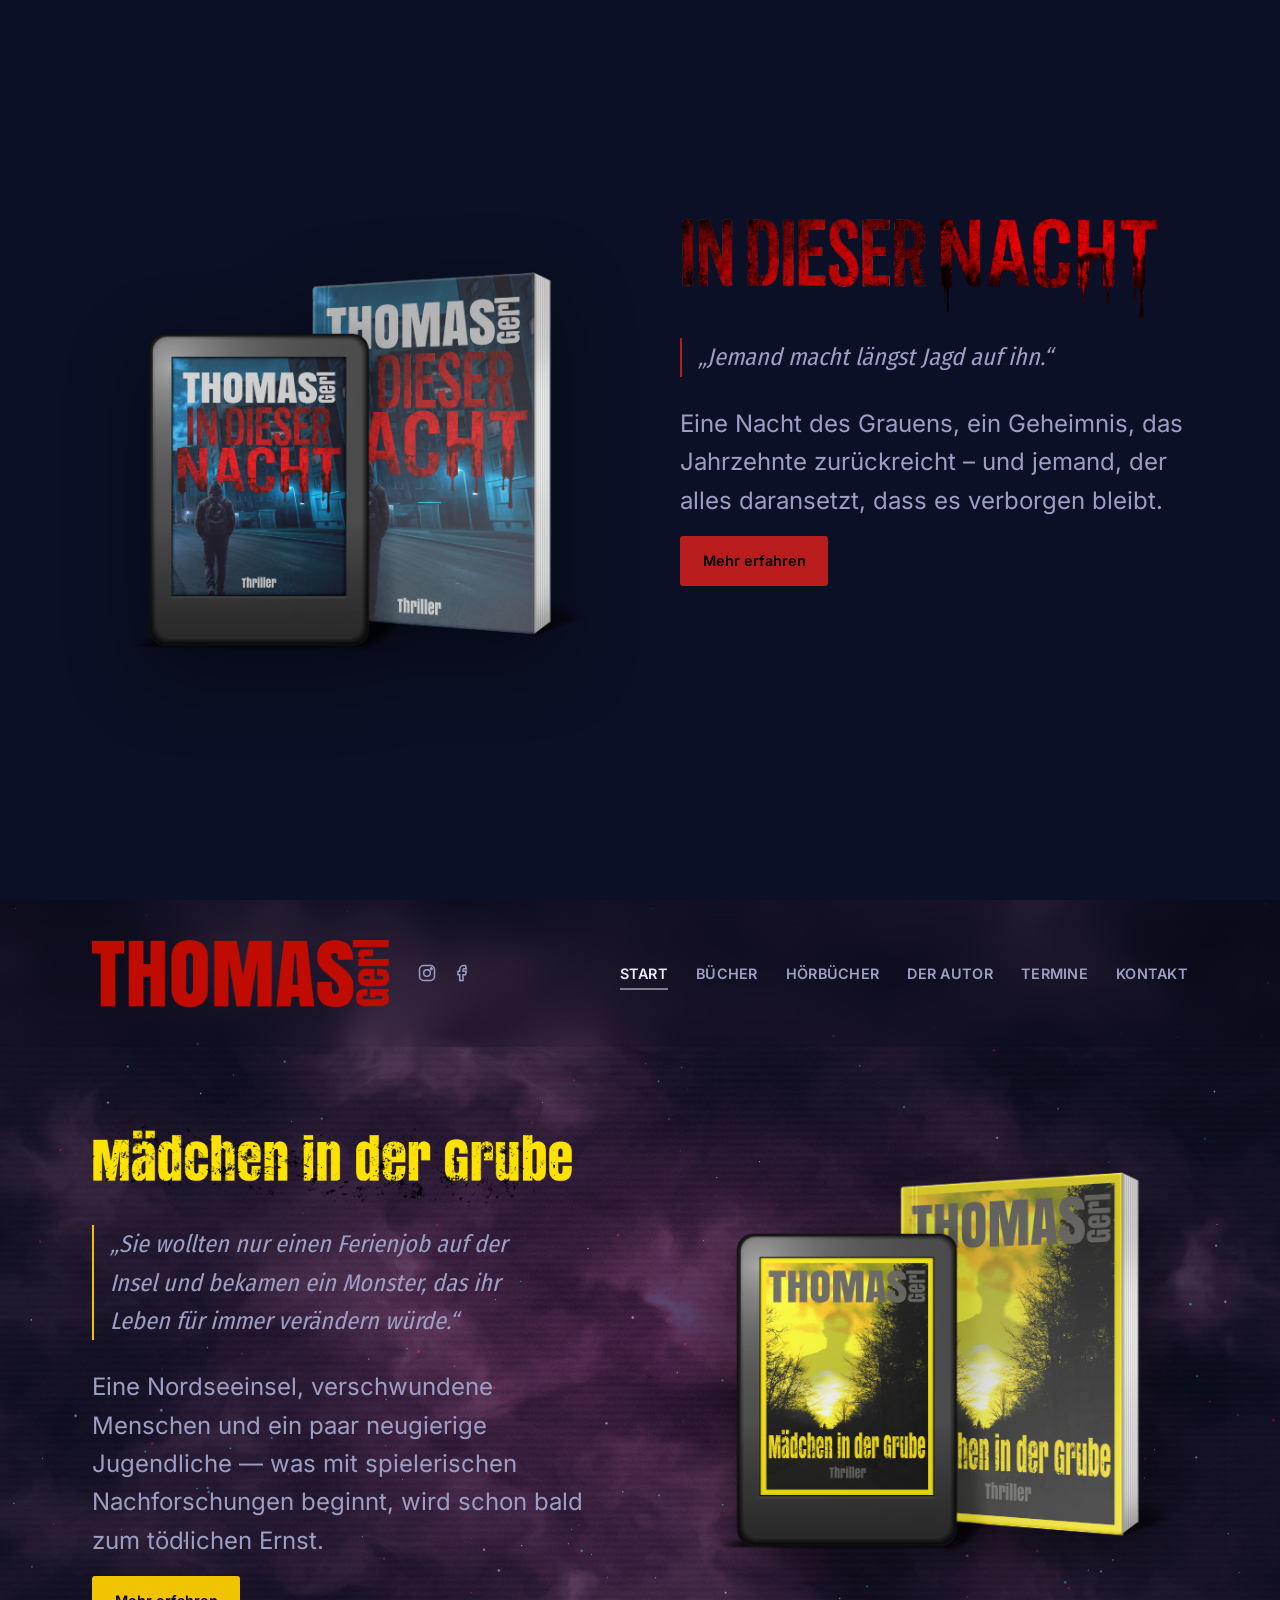
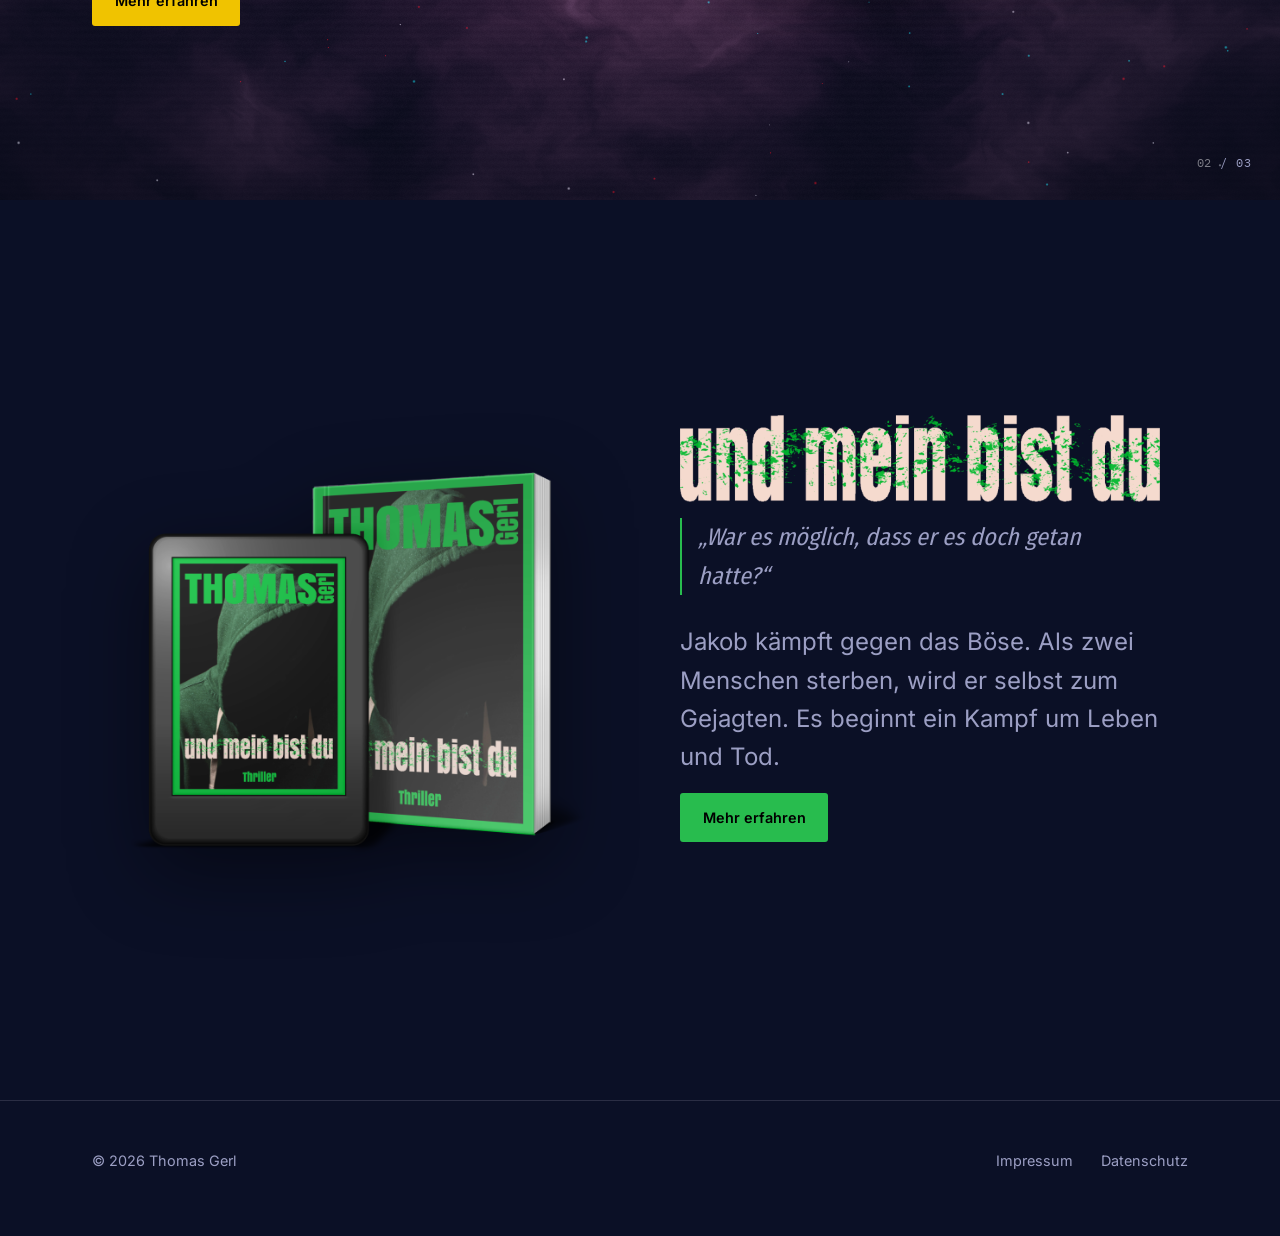
<file: index.html>
<!doctype html>
<html lang="de">
<head>
  <meta charset="utf-8">
  <meta name="color-scheme" content="dark">
  <meta name="viewport" content="width=device-width, initial-scale=1">
  <title>Thomas Gerl — Thriller-Autor</title>
  <meta name="description" content="Thomas Gerl schreibt psychologische Thriller. Entdecken Sie seine Bücher — In dieser Nacht, Mädchen in der Grube und und mein bist du.">
  <link rel="stylesheet" href="assets/css/style.css">
</head>
<body class="snap-page">
  <a class="skip-link" href="#main">Zum Inhalt springen</a>

  <canvas class="site-silk-bg" data-vhs-background aria-hidden="true"></canvas>

  <header class="site-header">
    <div class="wrap site-header__bar">
      <div class="site-header__start">
        <a class="brand" href="index.html"><img class="brand__logo" src="assets/img/logo-thomas-gerl-header.png" alt="Thomas Gerl" width="1373" height="309"></a>
        <div class="site-header__social">
          <a href="https://www.instagram.com/thomas_gerl/" aria-label="Instagram">
            <svg viewBox="0 0 24 24" fill="none" stroke="currentColor" stroke-width="1.8"><rect x="3" y="3" width="18" height="18" rx="5"/><circle cx="12" cy="12" r="4"/><circle cx="17.2" cy="6.8" r="1"/></svg>
          </a>
          <a href="https://www.facebook.com/profile.php?id=1740471321" aria-label="Facebook">
            <svg viewBox="0 0 24 24" fill="none" stroke="currentColor" stroke-width="1.8"><path d="M15 3h-2a5 5 0 0 0-5 5v2H6v4h2v7h4v-7h3l1-4h-4V8a1 1 0 0 1 1-1h3z"/></svg>
          </a>
        </div>
      </div>
      <button class="nav-toggle" aria-expanded="false" aria-controls="primary-nav" aria-label="Menü öffnen">
        <svg viewBox="0 0 24 24" fill="none" stroke="currentColor" stroke-width="2" stroke-linecap="round"><path d="M3 6h18M3 12h18M3 18h18"/></svg>
      </button>
      <nav aria-label="Hauptnavigation">
        <ul id="primary-nav" class="primary-nav">
          <li><a href="index.html" aria-current="page">Start</a></li>
          <li><a href="buecher.html">Bücher</a></li>
          <li><a href="hoerbuecher.html">Hörbücher</a></li>
          <li><a href="autor.html">Der Autor</a></li>
          <li><a href="termine.html">Termine</a></li>
          <li><a href="kontakt.html">Kontakt</a></li>
        </ul>
      </nav>
    </div>
  </header>

  <main id="main">
    <section class="book-section book-section--red" data-section-index="01">
      <div class="wrap book-section__grid">
        <div class="book-section__cover-wrap">
          <img class="book-section__cover" src="assets/img/cover-in-dieser-nacht.png" alt="Buchcover „In dieser Nacht“" width="1175" height="1200">
        </div>
        <div>
          <h1><img class="book-section__title-img" src="assets/img/title-in-dieser-nacht.png" alt="In dieser Nacht" width="1225" height="275"></h1>
          <p class="hero__quote">„Jemand macht längst Jagd auf ihn.“</p>
          <p class="lede">Eine Nacht des Grauens, ein Geheimnis, das Jahrzehnte zurückreicht – und jemand, der alles daransetzt, dass es verborgen bleibt.</p>
          <a class="btn btn--primary" href="buch-in-dieser-nacht.html">Mehr erfahren</a>
        </div>
      </div>
    </section>

    <section class="book-section book-section--reverse book-section--yellow" data-section-index="02">
      <div class="wrap book-section__grid">
        <div class="book-section__cover-wrap">
          <img class="book-section__cover" src="assets/img/cover-maedchen-in-der-grube.png" alt="Buchcover „Mädchen in der Grube“" width="1175" height="1200">
        </div>
        <div>
          <h2><img class="book-section__title-img" src="assets/img/title-maedchen-in-der-grube.png" alt="Mädchen in der Grube" width="1408" height="277"></h2>
          <p class="hero__quote">„Sie wollten nur einen Ferienjob auf der Insel und bekamen ein Monster, das ihr Leben für immer verändern würde.“</p>
          <p class="lede">Eine Nordseeinsel, verschwundene Menschen und ein paar neugierige Jugendliche — was mit spielerischen Nachforschungen beginnt, wird schon bald zum tödlichen Ernst.</p>
          <a class="btn btn--primary" href="buch-maedchen-in-der-grube.html">Mehr erfahren</a>
        </div>
      </div>
    </section>

    <section class="book-section book-section--green" data-section-index="03">
      <div class="wrap book-section__grid">
        <div class="book-section__cover-wrap">
          <img class="book-section__cover" src="assets/img/cover-und-mein-bist-du.png" alt="Buchcover „und mein bist du“" width="1175" height="1200">
        </div>
        <div>
          <h2><img class="book-section__title-img" src="assets/img/title-und-mein-bist-du.png" alt="und mein bist du" width="1345" height="246"></h2>
          <p class="hero__quote">„War es möglich, dass er es doch getan hatte?“</p>
          <p class="lede">Jakob kämpft gegen das Böse. Als zwei Menschen sterben, wird er selbst zum Gejagten. Es beginnt ein Kampf um Leben und Tod.</p>
          <a class="btn btn--primary" href="buch-und-mein-bist-du.html">Mehr erfahren</a>
        </div>
      </div>
    </section>
  </main>

  <p class="section-counter" aria-hidden="true"><span class="section-counter__current">01</span> / 03</p>

  <footer class="site-footer">
    <div class="wrap site-footer__grid">
      <p>© <span id="year">2026</span> Thomas Gerl</p>
      <nav aria-label="Rechtliches">
        <ul>
          <li><a href="impressum.html">Impressum</a></li>
          <li><a href="datenschutz.html">Datenschutz</a></li>
        </ul>
      </nav>
    </div>
  </footer>

  <script src="assets/js/main.js"></script>
  <script src="assets/js/vhs-background.js"></script>
</body>
</html>
</file>
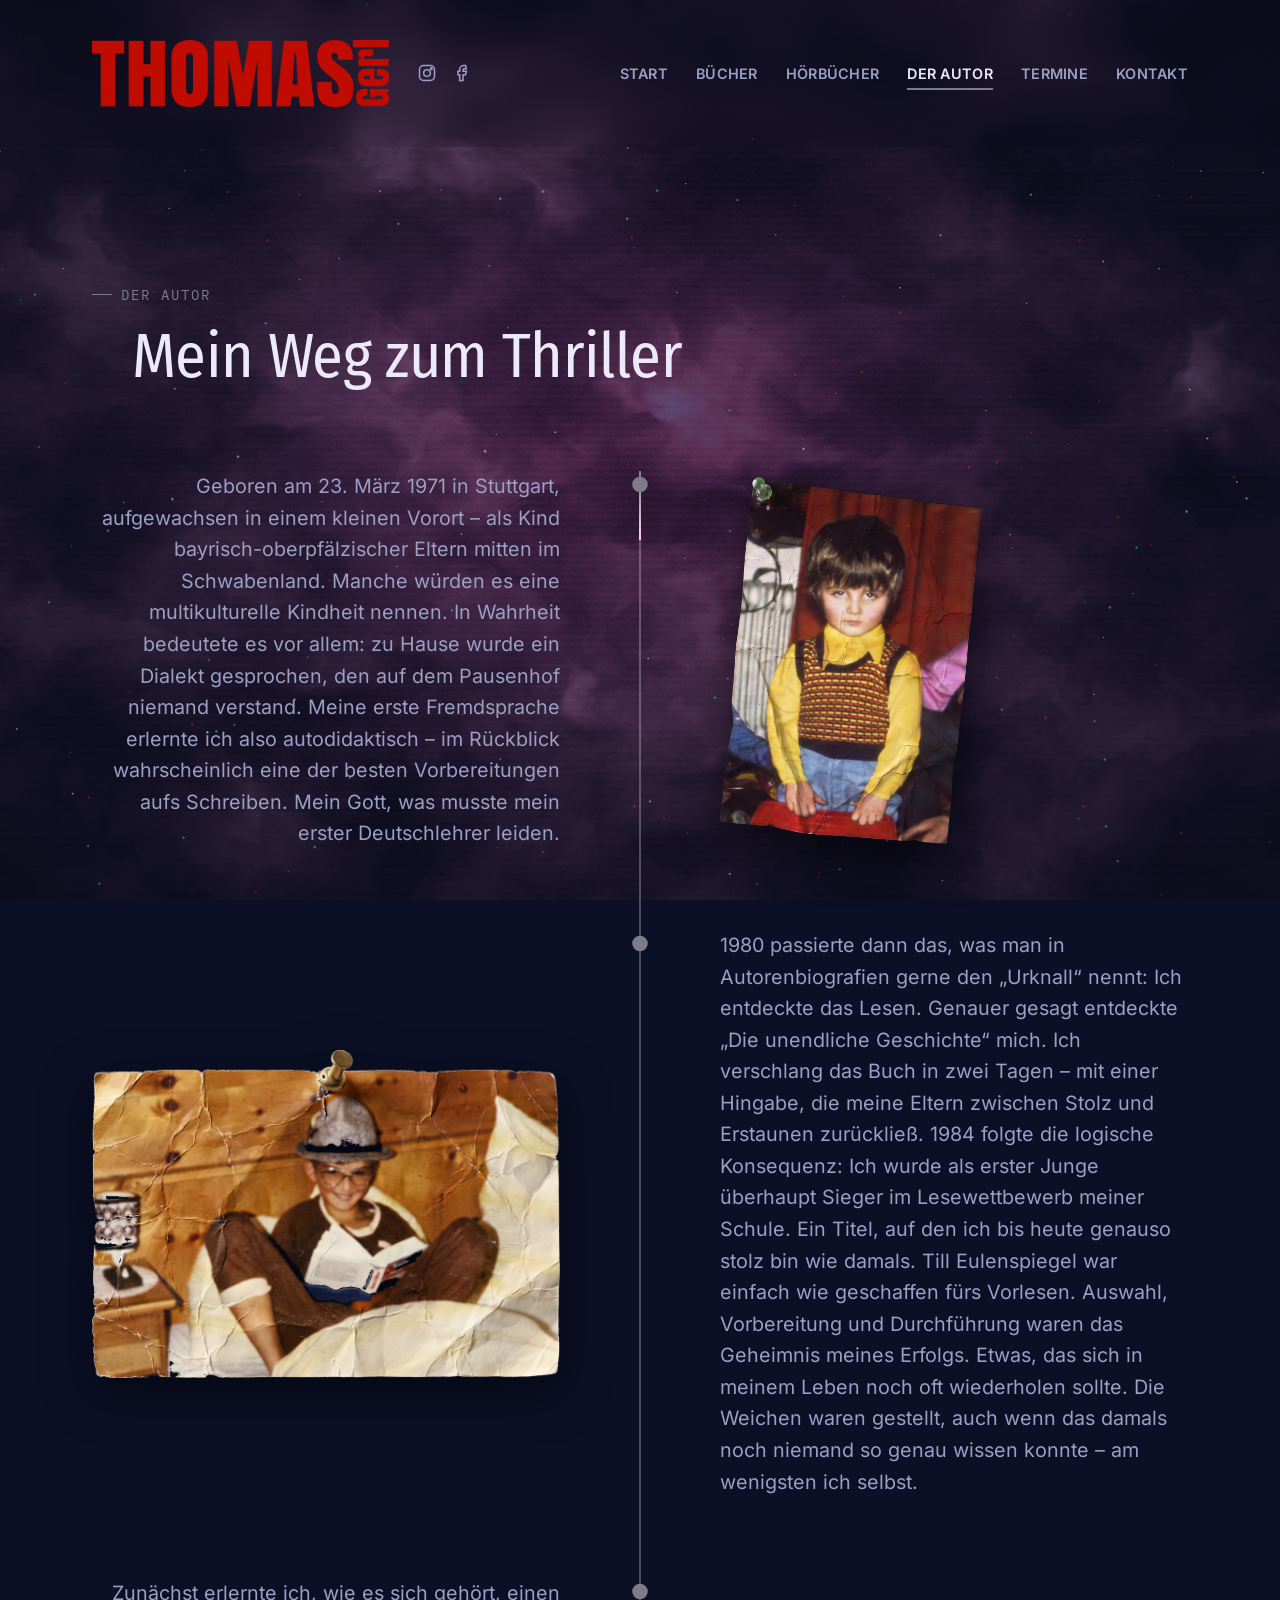
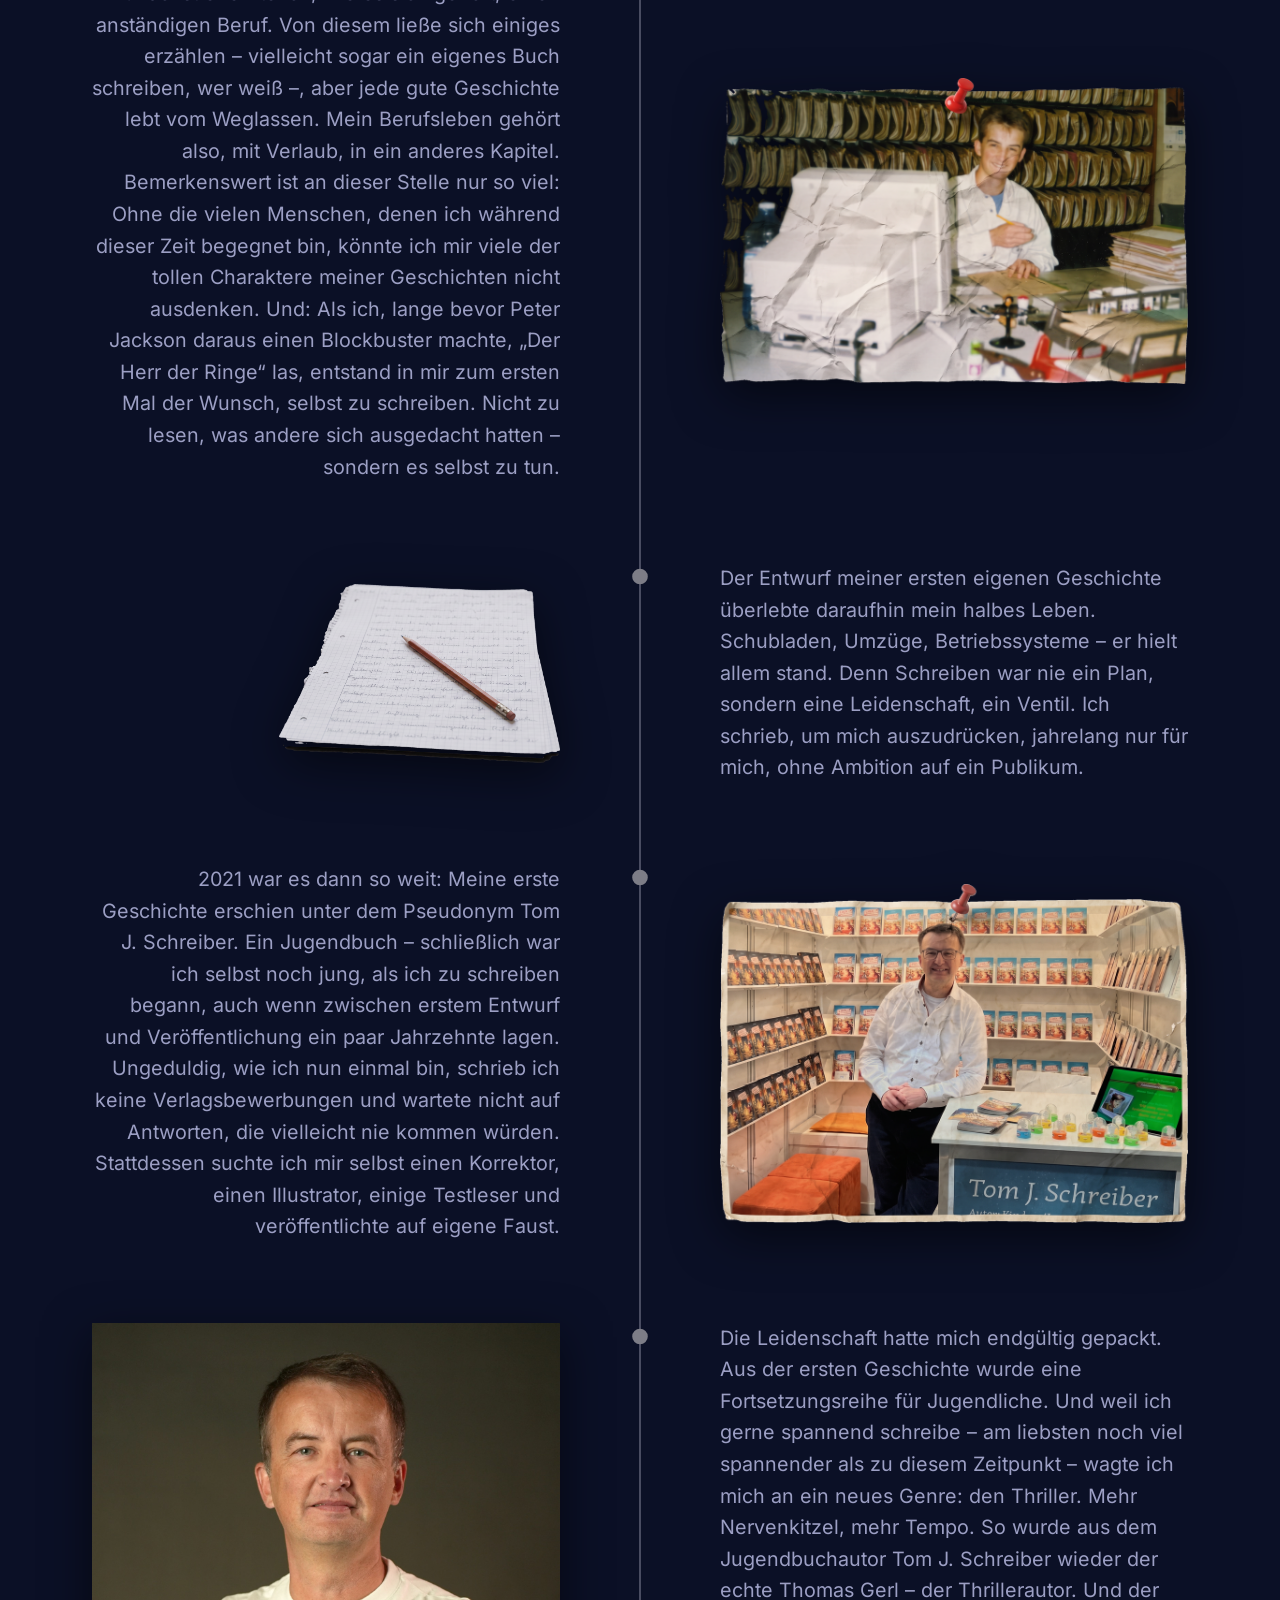
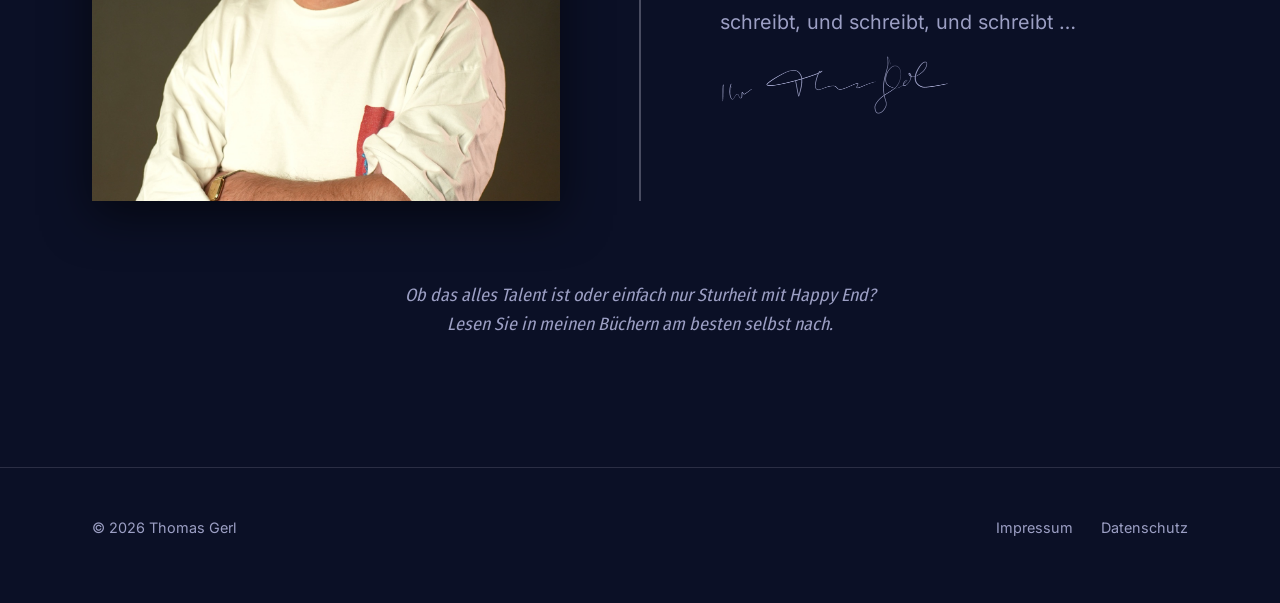
<file: autor.html>
<!doctype html>
<html lang="de">
<head>
  <meta charset="utf-8">
  <meta name="color-scheme" content="dark">
  <meta name="viewport" content="width=device-width, initial-scale=1">
  <title>Der Autor — Thomas Gerl</title>
  <meta name="description" content="Vom Lesewettbewerb zum Thriller-Autor: Die Geschichte von Thomas Gerl.">
  <link rel="stylesheet" href="assets/css/style.css">
</head>
<body>
  <a class="skip-link" href="#main">Zum Inhalt springen</a>

  <canvas class="site-silk-bg" data-vhs-background aria-hidden="true"></canvas>

  <header class="site-header">
    <div class="wrap site-header__bar">
      <div class="site-header__start">
        <a class="brand" href="index.html"><img class="brand__logo" src="assets/img/logo-thomas-gerl-header.png" alt="Thomas Gerl" width="1373" height="309"></a>
        <div class="site-header__social">
          <a href="https://www.instagram.com/thomas_gerl/" aria-label="Instagram">
            <svg viewBox="0 0 24 24" fill="none" stroke="currentColor" stroke-width="1.8"><rect x="3" y="3" width="18" height="18" rx="5"/><circle cx="12" cy="12" r="4"/><circle cx="17.2" cy="6.8" r="1"/></svg>
          </a>
          <a href="https://www.facebook.com/profile.php?id=1740471321" aria-label="Facebook">
            <svg viewBox="0 0 24 24" fill="none" stroke="currentColor" stroke-width="1.8"><path d="M15 3h-2a5 5 0 0 0-5 5v2H6v4h2v7h4v-7h3l1-4h-4V8a1 1 0 0 1 1-1h3z"/></svg>
          </a>
        </div>
      </div>
      <button class="nav-toggle" aria-expanded="false" aria-controls="primary-nav" aria-label="Menü öffnen">
        <svg viewBox="0 0 24 24" fill="none" stroke="currentColor" stroke-width="2" stroke-linecap="round"><path d="M3 6h18M3 12h18M3 18h18"/></svg>
      </button>
      <nav aria-label="Hauptnavigation">
        <ul id="primary-nav" class="primary-nav">
          <li><a href="index.html">Start</a></li>
          <li><a href="buecher.html">Bücher</a></li>
          <li><a href="hoerbuecher.html">Hörbücher</a></li>
          <li><a href="autor.html" aria-current="page">Der Autor</a></li>
          <li><a href="termine.html">Termine</a></li>
          <li><a href="kontakt.html">Kontakt</a></li>
        </ul>
      </nav>
    </div>
  </header>

  <main id="main">
    <section class="section">
      <div class="wrap">
        <span class="eyebrow">Der Autor</span>
        <h1 class="heading--light">Mein Weg zum Thriller</h1>

        <div class="timeline">
          <div class="timeline__track" aria-hidden="true"></div>
          <div class="timeline__progress" aria-hidden="true"></div>

          <ol class="timeline__list">
          <li class="timeline__item timeline__item--photo reveal reveal--right">
            <span class="timeline__node" aria-hidden="true"></span>
            <img class="timeline__side-image" src="assets/img/thomas-blick.png" alt="Thomas Gerl als Kind" width="1000" height="1401" loading="lazy">
            <div class="timeline__card">
              <p>Geboren am 23. März 1971 in Stuttgart, aufgewachsen in einem kleinen Vorort – als Kind bayrisch-oberpfälzischer Eltern mitten im Schwabenland. Manche würden es eine multikulturelle Kindheit nennen. In Wahrheit bedeutete es vor allem: zu Hause wurde ein Dialekt gesprochen, den auf dem Pausenhof niemand verstand. Meine erste Fremdsprache erlernte ich also autodidaktisch – im Rückblick wahrscheinlich eine der besten Vorbereitungen aufs Schreiben. Mein Gott, was musste mein erster Deutschlehrer leiden.</p>
            </div>
          </li>
          <li class="timeline__item timeline__item--photo reveal reveal--left">
            <span class="timeline__node" aria-hidden="true"></span>
            <img class="timeline__side-image" src="assets/img/thomas-klein.png" alt="Thomas Gerl" width="1000" height="699" loading="lazy">
            <div class="timeline__card">
              <p>1980 passierte dann das, was man in Autorenbiografien gerne den „Urknall“ nennt: Ich entdeckte das Lesen. Genauer gesagt entdeckte „Die unendliche Geschichte“ mich. Ich verschlang das Buch in zwei Tagen – mit einer Hingabe, die meine Eltern zwischen Stolz und Erstaunen zurückließ. 1984 folgte die logische Konsequenz: Ich wurde als erster Junge überhaupt Sieger im Lesewettbewerb meiner Schule. Ein Titel, auf den ich bis heute genauso stolz bin wie damals. Till Eulenspiegel war einfach wie geschaffen fürs Vorlesen. Auswahl, Vorbereitung und Durchführung waren das Geheimnis meines Erfolgs. Etwas, das sich in meinem Leben noch oft wiederholen sollte. Die Weichen waren gestellt, auch wenn das damals noch niemand so genau wissen konnte – am wenigsten ich selbst.</p>
            </div>
          </li>
          <li class="timeline__item timeline__item--photo reveal reveal--right">
            <span class="timeline__node" aria-hidden="true"></span>
            <img class="timeline__side-image" src="assets/img/thomas-arbeit.png" alt="Thomas Gerl bei der Arbeit" width="1000" height="654" loading="lazy">
            <div class="timeline__card">
              <p>Zunächst erlernte ich, wie es sich gehört, einen anständigen Beruf. Von diesem ließe sich einiges erzählen – vielleicht sogar ein eigenes Buch schreiben, wer weiß –, aber jede gute Geschichte lebt vom Weglassen. Mein Berufsleben gehört also, mit Verlaub, in ein anderes Kapitel. Bemerkenswert ist an dieser Stelle nur so viel: Ohne die vielen Menschen, denen ich während dieser Zeit begegnet bin, könnte ich mir viele der tollen Charaktere meiner Geschichten nicht ausdenken. Und: Als ich, lange bevor Peter Jackson daraus einen Blockbuster machte, „Der Herr der Ringe“ las, entstand in mir zum ersten Mal der Wunsch, selbst zu schreiben. Nicht zu lesen, was andere sich ausgedacht hatten – sondern es selbst zu tun.</p>
            </div>
          </li>
          <li class="timeline__item timeline__item--photo reveal reveal--left">
            <span class="timeline__node" aria-hidden="true"></span>
            <img class="timeline__side-image" src="assets/img/manuskript.png" alt="Handschriftliches Manuskript" width="1000" height="635" loading="lazy">
            <div class="timeline__card">
              <p>Der Entwurf meiner ersten eigenen Geschichte überlebte daraufhin mein halbes Leben. Schubladen, Umzüge, Betriebssysteme – er hielt allem stand. Denn Schreiben war nie ein Plan, sondern eine Leidenschaft, ein Ventil. Ich schrieb, um mich auszudrücken, jahrelang nur für mich, ohne Ambition auf ein Publikum.</p>
            </div>
          </li>
          <li class="timeline__item timeline__item--photo reveal reveal--right">
            <span class="timeline__node" aria-hidden="true"></span>
            <img class="timeline__side-image" src="assets/img/tom-j-schreiber.png" alt="Thomas Gerl als Tom J. Schreiber bei einer Lesung" width="1000" height="724" loading="lazy">
            <div class="timeline__card">
              <p>2021 war es dann so weit: Meine erste Geschichte erschien unter dem Pseudonym Tom J. Schreiber. Ein Jugendbuch – schließlich war ich selbst noch jung, als ich zu schreiben begann, auch wenn zwischen erstem Entwurf und Veröffentlichung ein paar Jahrzehnte lagen. Ungeduldig, wie ich nun einmal bin, schrieb ich keine Verlagsbewerbungen und wartete nicht auf Antworten, die vielleicht nie kommen würden. Stattdessen suchte ich mir selbst einen Korrektor, einen Illustrator, einige Testleser und veröffentlichte auf eigene Faust.</p>
            </div>
          </li>
          <li class="timeline__item timeline__item--photo reveal reveal--left">
            <span class="timeline__node" aria-hidden="true"></span>
            <img class="timeline__side-image" src="assets/img/thomas-gerl.jpg" alt="Porträtfoto von Thomas Gerl" width="1369" height="1400" loading="lazy">
            <div class="timeline__card">
              <p>Die Leidenschaft hatte mich endgültig gepackt. Aus der ersten Geschichte wurde eine Fortsetzungsreihe für Jugendliche. Und weil ich gerne spannend schreibe – am liebsten noch viel spannender als zu diesem Zeitpunkt – wagte ich mich an ein neues Genre: den Thriller. Mehr Nervenkitzel, mehr Tempo. So wurde aus dem Jugendbuchautor Tom J. Schreiber wieder der echte Thomas Gerl – der Thrillerautor. Und der schreibt, und schreibt, und schreibt …</p>
              <img class="timeline__signature" src="assets/img/unterschrift.png" alt="Unterschrift Thomas Gerl" width="460" height="123" loading="lazy">
            </div>
          </li>
          </ol>
        </div>

        <div class="timeline__closing reveal">
          <p>Ob das alles Talent ist oder einfach nur Sturheit mit Happy End?<br>Lesen Sie in meinen Büchern am besten selbst nach.</p>
        </div>
      </div>
    </section>
  </main>

  <footer class="site-footer">
    <div class="wrap site-footer__grid">
      <p>© <span id="year">2026</span> Thomas Gerl</p>
      <nav aria-label="Rechtliches">
        <ul>
          <li><a href="impressum.html">Impressum</a></li>
          <li><a href="datenschutz.html">Datenschutz</a></li>
        </ul>
      </nav>
    </div>
  </footer>

  <script src="assets/js/main.js"></script>
  <script src="assets/js/vhs-background.js"></script>
</body>
</html>
</file>
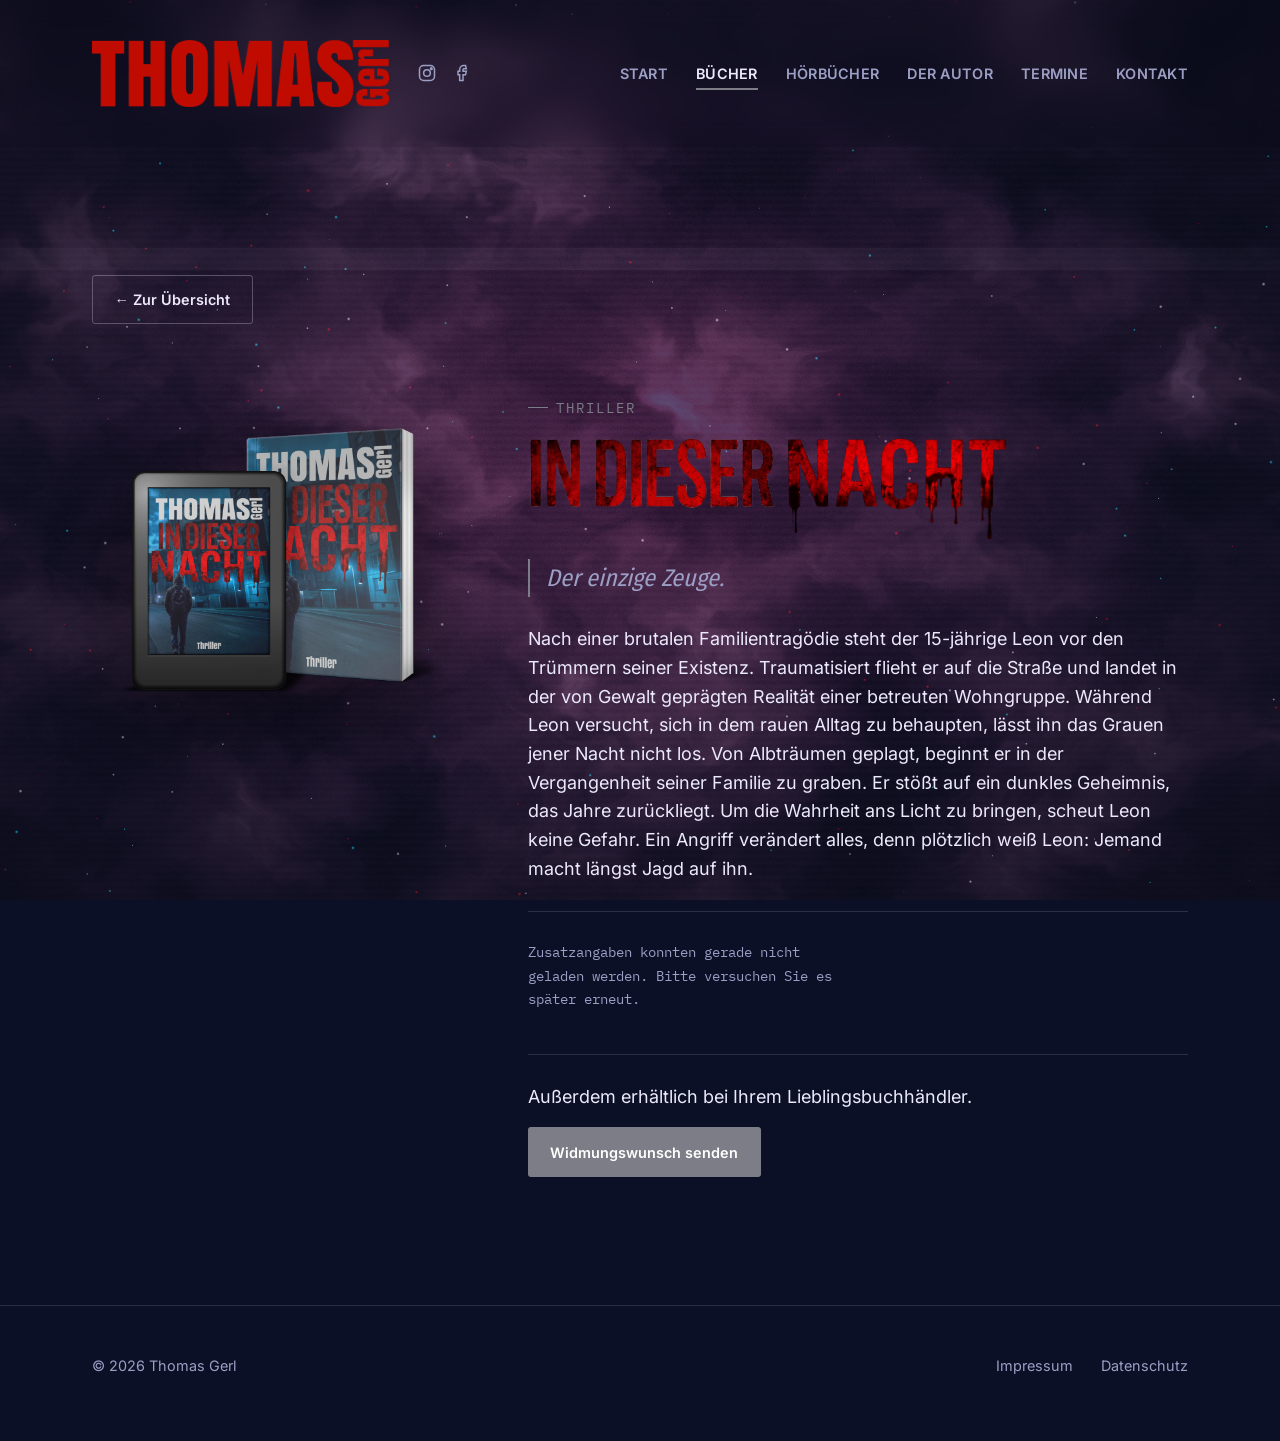
<file: buch-in-dieser-nacht.html>
<!doctype html>
<html lang="de">
<head>
  <meta charset="utf-8">
  <meta name="color-scheme" content="dark">
  <meta name="viewport" content="width=device-width, initial-scale=1">
  <title>In dieser Nacht — Thomas Gerl</title>
  <meta name="description" content="In dieser Nacht: Nach einer brutalen Familientragödie flieht der 15-jährige Leon vor einem skrupellosen Mörder – und erkennt zu spät, dass die Wahrheit jener Nacht eine perfekt inszenierte Täuschung war. Psychologischer Thriller von Thomas Gerl.">
  <link rel="stylesheet" href="assets/css/style.css">
</head>
<body>
  <a class="skip-link" href="#main">Zum Inhalt springen</a>

  <canvas class="site-silk-bg" data-vhs-background aria-hidden="true"></canvas>

  <header class="site-header">
    <div class="wrap site-header__bar">
      <div class="site-header__start">
        <a class="brand" href="index.html"><img class="brand__logo" src="assets/img/logo-thomas-gerl-header.png" alt="Thomas Gerl" width="1373" height="309"></a>
        <div class="site-header__social">
          <a href="https://www.instagram.com/thomas_gerl/" aria-label="Instagram">
            <svg viewBox="0 0 24 24" fill="none" stroke="currentColor" stroke-width="1.8"><rect x="3" y="3" width="18" height="18" rx="5"/><circle cx="12" cy="12" r="4"/><circle cx="17.2" cy="6.8" r="1"/></svg>
          </a>
          <a href="https://www.facebook.com/profile.php?id=1740471321" aria-label="Facebook">
            <svg viewBox="0 0 24 24" fill="none" stroke="currentColor" stroke-width="1.8"><path d="M15 3h-2a5 5 0 0 0-5 5v2H6v4h2v7h4v-7h3l1-4h-4V8a1 1 0 0 1 1-1h3z"/></svg>
          </a>
        </div>
      </div>
      <button class="nav-toggle" aria-expanded="false" aria-controls="primary-nav" aria-label="Menü öffnen">
        <svg viewBox="0 0 24 24" fill="none" stroke="currentColor" stroke-width="2" stroke-linecap="round"><path d="M3 6h18M3 12h18M3 18h18"/></svg>
      </button>
      <nav aria-label="Hauptnavigation">
        <ul id="primary-nav" class="primary-nav">
          <li><a href="index.html">Start</a></li>
          <li><a href="buecher.html" aria-current="page">Bücher</a></li>
          <li><a href="hoerbuecher.html">Hörbücher</a></li>
          <li><a href="autor.html">Der Autor</a></li>
          <li><a href="termine.html">Termine</a></li>
          <li><a href="kontakt.html">Kontakt</a></li>
        </ul>
      </nav>
    </div>
  </header>

  <main id="main">
    <section class="section">
      <div class="wrap">
        <p><a href="buecher.html" class="btn btn--ghost back-link">← Zur Übersicht</a></p>

        <div class="book-detail__grid">
          <div>
            <img class="book-detail__cover book-detail__cover--filled" src="assets/img/cover-in-dieser-nacht.png" alt="Buchcover „In dieser Nacht“" width="2204" height="2250">
          </div>

          <div>
            <span class="eyebrow">Thriller</span>
            <h1><img class="book-section__title-img" src="assets/img/title-in-dieser-nacht.png" alt="In dieser Nacht" width="1225" height="275"></h1>
            <p class="hero__quote">Der einzige Zeuge.</p>

            <p>Nach einer brutalen Familientragödie steht der 15-jährige Leon vor den Trümmern seiner Existenz. Traumatisiert flieht er auf die Straße und landet in der von Gewalt geprägten Realität einer betreuten Wohngruppe. Während Leon versucht, sich in dem rauen Alltag zu behaupten, lässt ihn das Grauen jener Nacht nicht los. Von Albträumen geplagt, beginnt er in der Vergangenheit seiner Familie zu graben. Er stößt auf ein dunkles Geheimnis, das Jahre zurückliegt. Um die Wahrheit ans Licht zu bringen, scheut Leon keine Gefahr. Ein Angriff verändert alles, denn plötzlich weiß Leon: Jemand macht längst Jagd auf ihn.</p>

            <dl class="book-detail__meta-list" id="book-meta-list" data-book-title="In dieser Nacht">
              <p class="termine-status">Zusatzangaben werden geladen …</p>
            </dl>

            <p>Außerdem erhältlich bei Ihrem Lieblingsbuchhändler.</p>
            <a class="btn btn--primary" href="mailto:mail@thomasgerl.de?subject=Widmungswunsch%20zu%20%E2%80%9EIn%20dieser%20Nacht%E2%80%9C">Widmungswunsch senden</a>
          </div>
        </div>
      </div>
    </section>
  </main>

  <footer class="site-footer">
    <div class="wrap site-footer__grid">
      <p>© <span id="year">2026</span> Thomas Gerl</p>
      <nav aria-label="Rechtliches">
        <ul>
          <li><a href="impressum.html">Impressum</a></li>
          <li><a href="datenschutz.html">Datenschutz</a></li>
        </ul>
      </nav>
    </div>
  </footer>

  <script src="assets/js/main.js"></script>
  <script src="assets/js/vhs-background.js"></script>
  <script src="assets/js/buch-detail.js"></script>
</body>
</html>
</file>
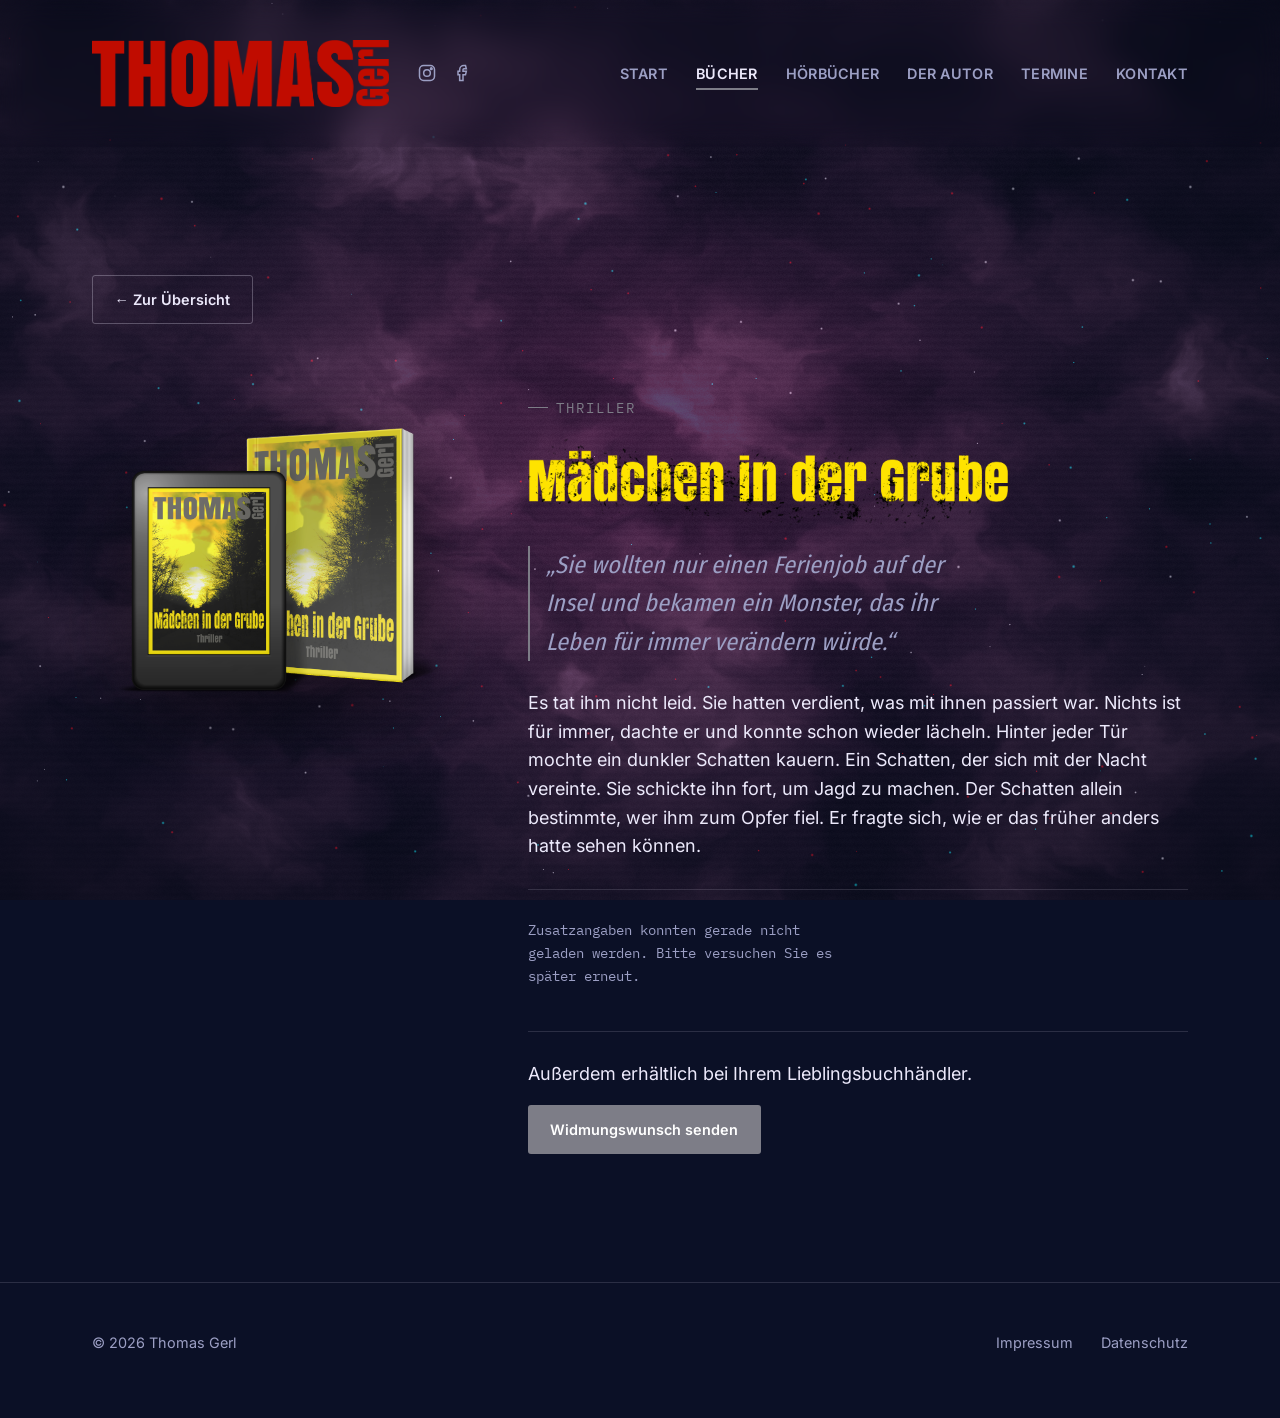
<file: buch-maedchen-in-der-grube.html>
<!doctype html>
<html lang="de">
<head>
  <meta charset="utf-8">
  <meta name="color-scheme" content="dark">
  <meta name="viewport" content="width=device-width, initial-scale=1">
  <title>Mädchen in der Grube — Thomas Gerl</title>
  <meta name="description" content="Mädchen in der Grube: Ein Ferienjob auf einer Nordseeinsel, verschwundene Menschen und ein Mörder, der mitten unter ihnen lauert. Thriller von Thomas Gerl.">
  <link rel="stylesheet" href="assets/css/style.css">
</head>
<body>
  <a class="skip-link" href="#main">Zum Inhalt springen</a>

  <canvas class="site-silk-bg" data-vhs-background aria-hidden="true"></canvas>

  <header class="site-header">
    <div class="wrap site-header__bar">
      <div class="site-header__start">
        <a class="brand" href="index.html"><img class="brand__logo" src="assets/img/logo-thomas-gerl-header.png" alt="Thomas Gerl" width="1373" height="309"></a>
        <div class="site-header__social">
          <a href="https://www.instagram.com/thomas_gerl/" aria-label="Instagram">
            <svg viewBox="0 0 24 24" fill="none" stroke="currentColor" stroke-width="1.8"><rect x="3" y="3" width="18" height="18" rx="5"/><circle cx="12" cy="12" r="4"/><circle cx="17.2" cy="6.8" r="1"/></svg>
          </a>
          <a href="https://www.facebook.com/profile.php?id=1740471321" aria-label="Facebook">
            <svg viewBox="0 0 24 24" fill="none" stroke="currentColor" stroke-width="1.8"><path d="M15 3h-2a5 5 0 0 0-5 5v2H6v4h2v7h4v-7h3l1-4h-4V8a1 1 0 0 1 1-1h3z"/></svg>
          </a>
        </div>
      </div>
      <button class="nav-toggle" aria-expanded="false" aria-controls="primary-nav" aria-label="Menü öffnen">
        <svg viewBox="0 0 24 24" fill="none" stroke="currentColor" stroke-width="2" stroke-linecap="round"><path d="M3 6h18M3 12h18M3 18h18"/></svg>
      </button>
      <nav aria-label="Hauptnavigation">
        <ul id="primary-nav" class="primary-nav">
          <li><a href="index.html">Start</a></li>
          <li><a href="buecher.html" aria-current="page">Bücher</a></li>
          <li><a href="hoerbuecher.html">Hörbücher</a></li>
          <li><a href="autor.html">Der Autor</a></li>
          <li><a href="termine.html">Termine</a></li>
          <li><a href="kontakt.html">Kontakt</a></li>
        </ul>
      </nav>
    </div>
  </header>

  <main id="main">
    <section class="section">
      <div class="wrap">
        <p><a href="buecher.html" class="btn btn--ghost back-link">← Zur Übersicht</a></p>

        <div class="book-detail__grid">
          <div>
            <img class="book-detail__cover book-detail__cover--filled" src="assets/img/cover-maedchen-in-der-grube.png" alt="Buchcover „Mädchen in der Grube“" width="2204" height="2250">
          </div>

          <div>
            <span class="eyebrow">Thriller</span>
            <h1><img class="book-section__title-img" src="assets/img/title-maedchen-in-der-grube.png" alt="Mädchen in der Grube" width="1408" height="277"></h1>
            <p class="hero__quote">„Sie wollten nur einen Ferienjob auf der Insel und bekamen ein Monster, das ihr Leben für immer verändern würde.“</p>

            <p>Es tat ihm nicht leid. Sie hatten verdient, was mit ihnen passiert war. Nichts ist für immer, dachte er und konnte schon wieder lächeln. Hinter jeder Tür mochte ein dunkler Schatten kauern. Ein Schatten, der sich mit der Nacht vereinte. Sie schickte ihn fort, um Jagd zu machen. Der Schatten allein bestimmte, wer ihm zum Opfer fiel. Er fragte sich, wie er das früher anders hatte sehen können.</p>

            <dl class="book-detail__meta-list" id="book-meta-list" data-book-title="Mädchen in der Grube">
              <p class="termine-status">Zusatzangaben werden geladen …</p>
            </dl>

            <p>Außerdem erhältlich bei Ihrem Lieblingsbuchhändler.</p>
            <a class="btn btn--primary" href="mailto:mail@thomasgerl.de?subject=Widmungswunsch%20zu%20%E2%80%9EM%C3%A4dchen%20in%20der%20Grube%E2%80%9C">Widmungswunsch senden</a>
          </div>
        </div>
      </div>
    </section>
  </main>

  <footer class="site-footer">
    <div class="wrap site-footer__grid">
      <p>© <span id="year">2026</span> Thomas Gerl</p>
      <nav aria-label="Rechtliches">
        <ul>
          <li><a href="impressum.html">Impressum</a></li>
          <li><a href="datenschutz.html">Datenschutz</a></li>
        </ul>
      </nav>
    </div>
  </footer>

  <script src="assets/js/main.js"></script>
  <script src="assets/js/vhs-background.js"></script>
  <script src="assets/js/buch-detail.js"></script>
</body>
</html>
</file>
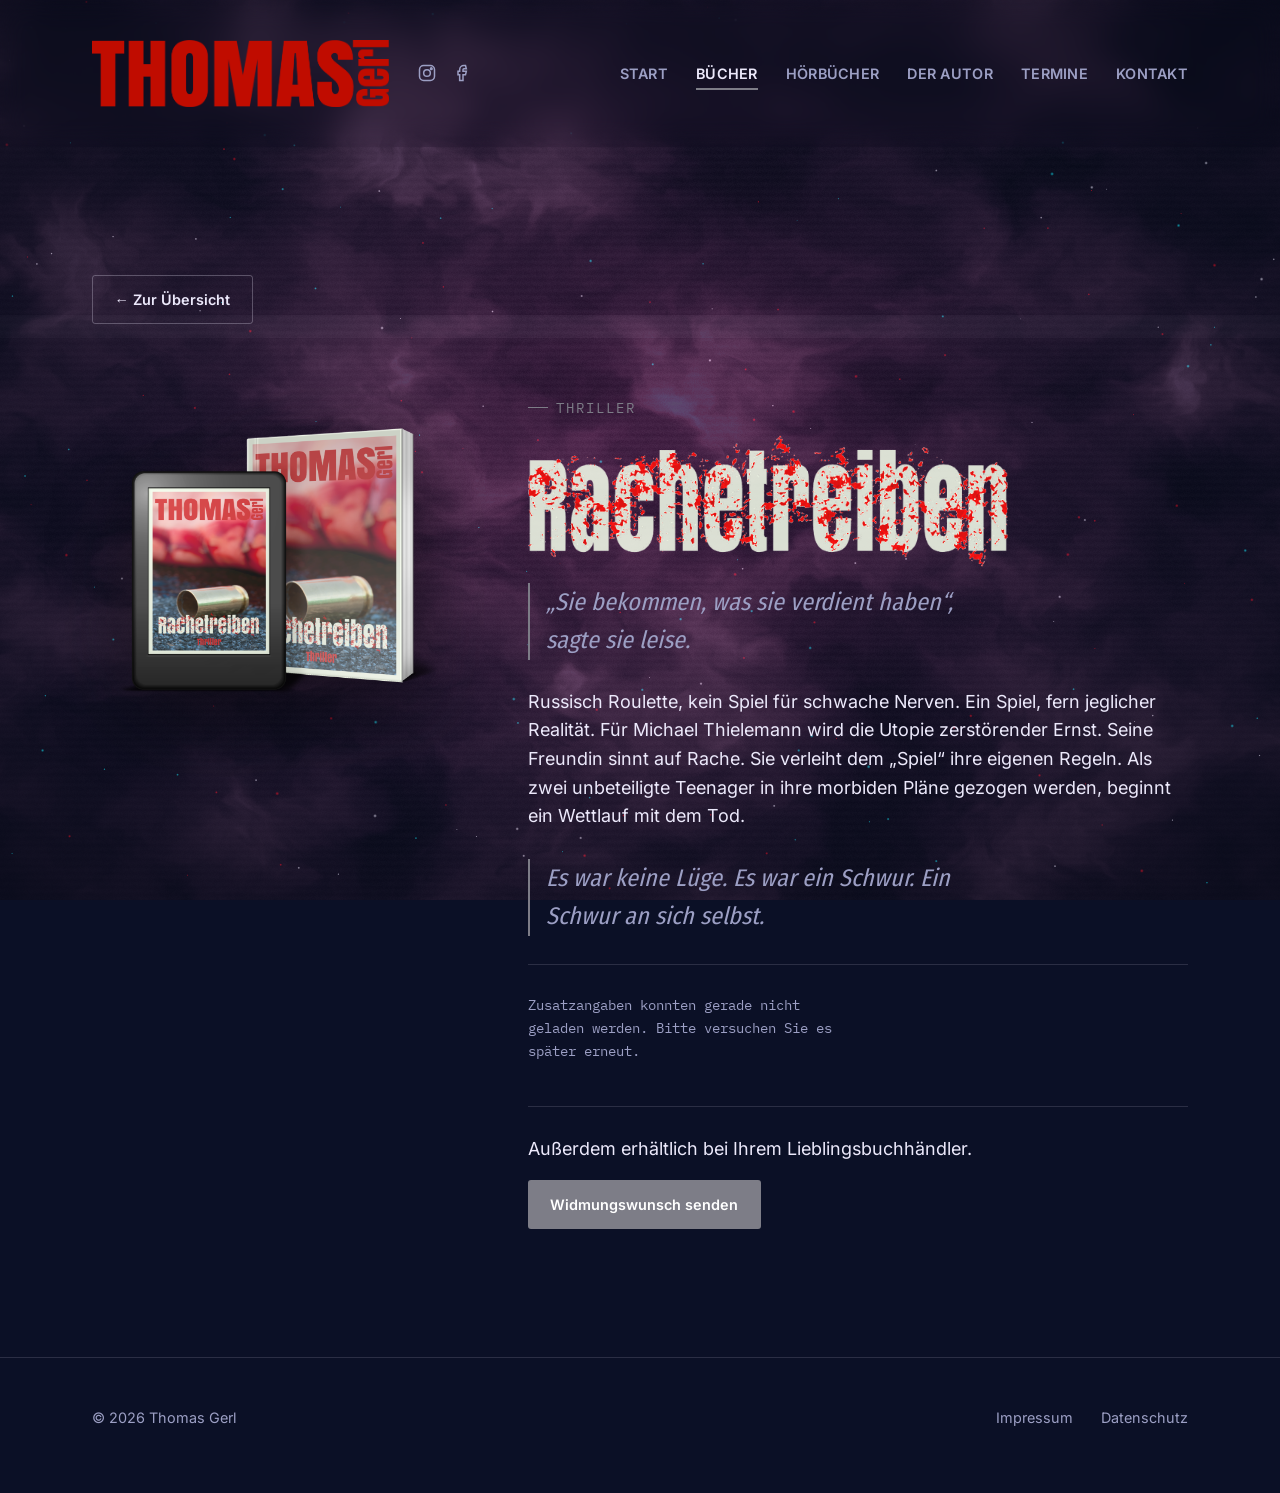
<file: buch-rachetreiben.html>
<!doctype html>
<html lang="de">
<head>
  <meta charset="utf-8">
  <meta name="color-scheme" content="dark">
  <meta name="viewport" content="width=device-width, initial-scale=1">
  <title>Rachetreiben — Thomas Gerl</title>
  <meta name="description" content="Rachetreiben: Aus Russisch Roulette wird tödlicher Ernst. Psychologischer Thriller von Thomas Gerl.">
  <link rel="stylesheet" href="assets/css/style.css">
</head>
<body>
  <a class="skip-link" href="#main">Zum Inhalt springen</a>

  <canvas class="site-silk-bg" data-vhs-background aria-hidden="true"></canvas>

  <header class="site-header">
    <div class="wrap site-header__bar">
      <div class="site-header__start">
        <a class="brand" href="index.html"><img class="brand__logo" src="assets/img/logo-thomas-gerl-header.png" alt="Thomas Gerl" width="1373" height="309"></a>
        <div class="site-header__social">
          <a href="https://www.instagram.com/thomas_gerl/" aria-label="Instagram">
            <svg viewBox="0 0 24 24" fill="none" stroke="currentColor" stroke-width="1.8"><rect x="3" y="3" width="18" height="18" rx="5"/><circle cx="12" cy="12" r="4"/><circle cx="17.2" cy="6.8" r="1"/></svg>
          </a>
          <a href="https://www.facebook.com/profile.php?id=1740471321" aria-label="Facebook">
            <svg viewBox="0 0 24 24" fill="none" stroke="currentColor" stroke-width="1.8"><path d="M15 3h-2a5 5 0 0 0-5 5v2H6v4h2v7h4v-7h3l1-4h-4V8a1 1 0 0 1 1-1h3z"/></svg>
          </a>
        </div>
      </div>
      <button class="nav-toggle" aria-expanded="false" aria-controls="primary-nav" aria-label="Menü öffnen">
        <svg viewBox="0 0 24 24" fill="none" stroke="currentColor" stroke-width="2" stroke-linecap="round"><path d="M3 6h18M3 12h18M3 18h18"/></svg>
      </button>
      <nav aria-label="Hauptnavigation">
        <ul id="primary-nav" class="primary-nav">
          <li><a href="index.html">Start</a></li>
          <li><a href="buecher.html" aria-current="page">Bücher</a></li>
          <li><a href="hoerbuecher.html">Hörbücher</a></li>
          <li><a href="autor.html">Der Autor</a></li>
          <li><a href="termine.html">Termine</a></li>
          <li><a href="kontakt.html">Kontakt</a></li>
        </ul>
      </nav>
    </div>
  </header>

  <main id="main">
    <section class="section">
      <div class="wrap">
        <p><a href="buecher.html" class="btn btn--ghost back-link">← Zur Übersicht</a></p>

        <div class="book-detail__grid">
          <div>
            <img class="book-detail__cover book-detail__cover--filled" src="assets/img/cover-rachetreiben.png" alt="Buchcover „Rachetreiben“" width="2204" height="2250">
          </div>

          <div>
            <span class="eyebrow">Thriller</span>
            <h1><img class="book-section__title-img" src="assets/img/title-rachetreiben.png" alt="Rachetreiben" width="1276" height="350"></h1>
            <p class="hero__quote">„Sie bekommen, was sie verdient haben“, sagte sie leise.</p>

            <p>Russisch Roulette, kein Spiel für schwache Nerven. Ein Spiel, fern jeglicher Realität. Für Michael Thielemann wird die Utopie zerstörender Ernst. Seine Freundin sinnt auf Rache. Sie verleiht dem „Spiel“ ihre eigenen Regeln. Als zwei unbeteiligte Teenager in ihre morbiden Pläne gezogen werden, beginnt ein Wettlauf mit dem Tod.</p>

            <p class="hero__quote">Es war keine Lüge. Es war ein Schwur. Ein Schwur an sich selbst.</p>

            <dl class="book-detail__meta-list" id="book-meta-list" data-book-title="Rachetreiben">
              <p class="termine-status">Zusatzangaben werden geladen …</p>
            </dl>

            <p>Außerdem erhältlich bei Ihrem Lieblingsbuchhändler.</p>
            <a class="btn btn--primary" href="mailto:mail@thomasgerl.de?subject=Widmungswunsch%20zu%20%E2%80%9ERachetreiben%E2%80%9C">Widmungswunsch senden</a>
          </div>
        </div>
      </div>
    </section>
  </main>

  <footer class="site-footer">
    <div class="wrap site-footer__grid">
      <p>© <span id="year">2026</span> Thomas Gerl</p>
      <nav aria-label="Rechtliches">
        <ul>
          <li><a href="impressum.html">Impressum</a></li>
          <li><a href="datenschutz.html">Datenschutz</a></li>
        </ul>
      </nav>
    </div>
  </footer>

  <script src="assets/js/main.js"></script>
  <script src="assets/js/vhs-background.js"></script>
  <script src="assets/js/buch-detail.js"></script>
</body>
</html>
</file>
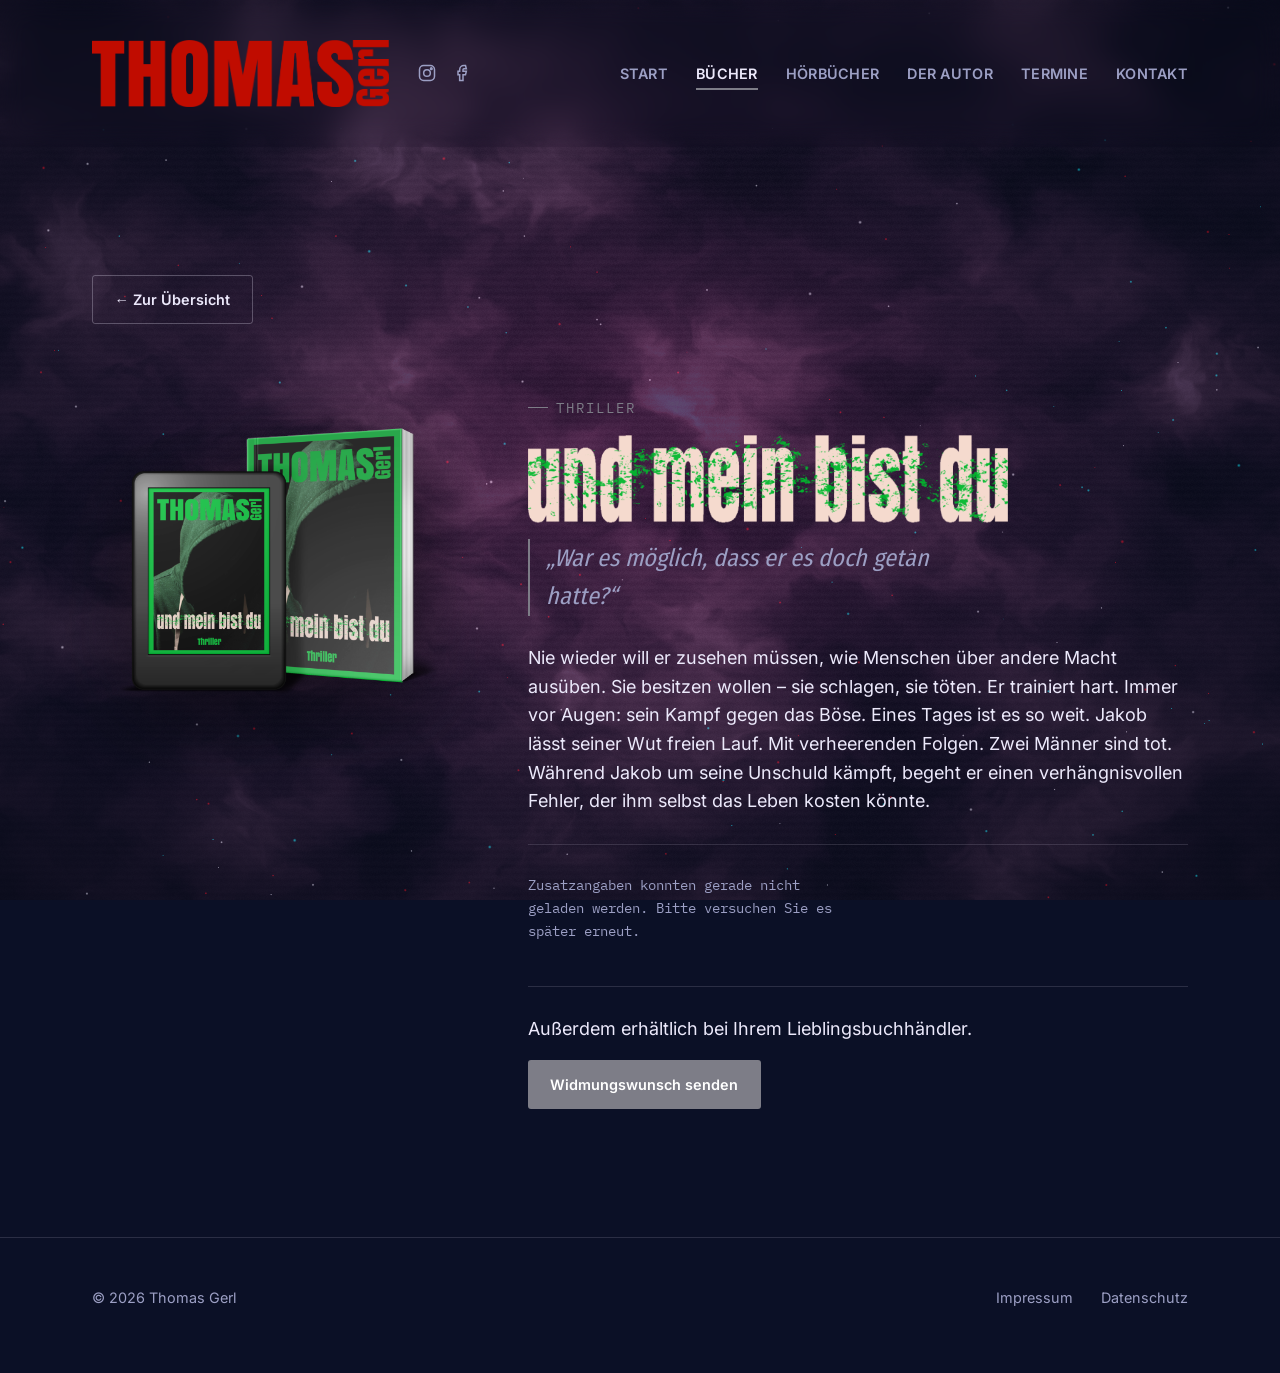
<file: buch-und-mein-bist-du.html>
<!doctype html>
<html lang="de">
<head>
  <meta charset="utf-8">
  <meta name="color-scheme" content="dark">
  <meta name="viewport" content="width=device-width, initial-scale=1">
  <title>und mein bist du — Thomas Gerl</title>
  <meta name="description" content="und mein bist du: Jakob kämpft gegen das Böse — bis seine Wut zwei Menschen das Leben kostet. Thriller von Thomas Gerl.">
  <link rel="stylesheet" href="assets/css/style.css">
</head>
<body>
  <a class="skip-link" href="#main">Zum Inhalt springen</a>

  <canvas class="site-silk-bg" data-vhs-background aria-hidden="true"></canvas>

  <header class="site-header">
    <div class="wrap site-header__bar">
      <div class="site-header__start">
        <a class="brand" href="index.html"><img class="brand__logo" src="assets/img/logo-thomas-gerl-header.png" alt="Thomas Gerl" width="1373" height="309"></a>
        <div class="site-header__social">
          <a href="https://www.instagram.com/thomas_gerl/" aria-label="Instagram">
            <svg viewBox="0 0 24 24" fill="none" stroke="currentColor" stroke-width="1.8"><rect x="3" y="3" width="18" height="18" rx="5"/><circle cx="12" cy="12" r="4"/><circle cx="17.2" cy="6.8" r="1"/></svg>
          </a>
          <a href="https://www.facebook.com/profile.php?id=1740471321" aria-label="Facebook">
            <svg viewBox="0 0 24 24" fill="none" stroke="currentColor" stroke-width="1.8"><path d="M15 3h-2a5 5 0 0 0-5 5v2H6v4h2v7h4v-7h3l1-4h-4V8a1 1 0 0 1 1-1h3z"/></svg>
          </a>
        </div>
      </div>
      <button class="nav-toggle" aria-expanded="false" aria-controls="primary-nav" aria-label="Menü öffnen">
        <svg viewBox="0 0 24 24" fill="none" stroke="currentColor" stroke-width="2" stroke-linecap="round"><path d="M3 6h18M3 12h18M3 18h18"/></svg>
      </button>
      <nav aria-label="Hauptnavigation">
        <ul id="primary-nav" class="primary-nav">
          <li><a href="index.html">Start</a></li>
          <li><a href="buecher.html" aria-current="page">Bücher</a></li>
          <li><a href="hoerbuecher.html">Hörbücher</a></li>
          <li><a href="autor.html">Der Autor</a></li>
          <li><a href="termine.html">Termine</a></li>
          <li><a href="kontakt.html">Kontakt</a></li>
        </ul>
      </nav>
    </div>
  </header>

  <main id="main">
    <section class="section">
      <div class="wrap">
        <p><a href="buecher.html" class="btn btn--ghost back-link">← Zur Übersicht</a></p>

        <div class="book-detail__grid">
          <div>
            <img class="book-detail__cover book-detail__cover--filled" src="assets/img/cover-und-mein-bist-du.png" alt="Buchcover „und mein bist du“" width="2204" height="2250">
          </div>

          <div>
            <span class="eyebrow">Thriller</span>
            <h1><img class="book-section__title-img" src="assets/img/title-und-mein-bist-du.png" alt="und mein bist du" width="1345" height="246"></h1>
            <p class="hero__quote">„War es möglich, dass er es doch getan hatte?“</p>

            <p>Nie wieder will er zusehen müssen, wie Menschen über andere Macht ausüben. Sie besitzen wollen – sie schlagen, sie töten. Er trainiert hart. Immer vor Augen: sein Kampf gegen das Böse. Eines Tages ist es so weit. Jakob lässt seiner Wut freien Lauf. Mit verheerenden Folgen. Zwei Männer sind tot. Während Jakob um seine Unschuld kämpft, begeht er einen verhängnisvollen Fehler, der ihm selbst das Leben kosten könnte.</p>

            <dl class="book-detail__meta-list" id="book-meta-list" data-book-title="und mein bist du">
              <p class="termine-status">Zusatzangaben werden geladen …</p>
            </dl>

            <p>Außerdem erhältlich bei Ihrem Lieblingsbuchhändler.</p>
            <a class="btn btn--primary" href="mailto:mail@thomasgerl.de?subject=Widmungswunsch%20zu%20%E2%80%9Eund%20mein%20bist%20du%E2%80%9C">Widmungswunsch senden</a>
          </div>
        </div>
      </div>
    </section>
  </main>

  <footer class="site-footer">
    <div class="wrap site-footer__grid">
      <p>© <span id="year">2026</span> Thomas Gerl</p>
      <nav aria-label="Rechtliches">
        <ul>
          <li><a href="impressum.html">Impressum</a></li>
          <li><a href="datenschutz.html">Datenschutz</a></li>
        </ul>
      </nav>
    </div>
  </footer>

  <script src="assets/js/main.js"></script>
  <script src="assets/js/vhs-background.js"></script>
  <script src="assets/js/buch-detail.js"></script>
</body>
</html>
</file>
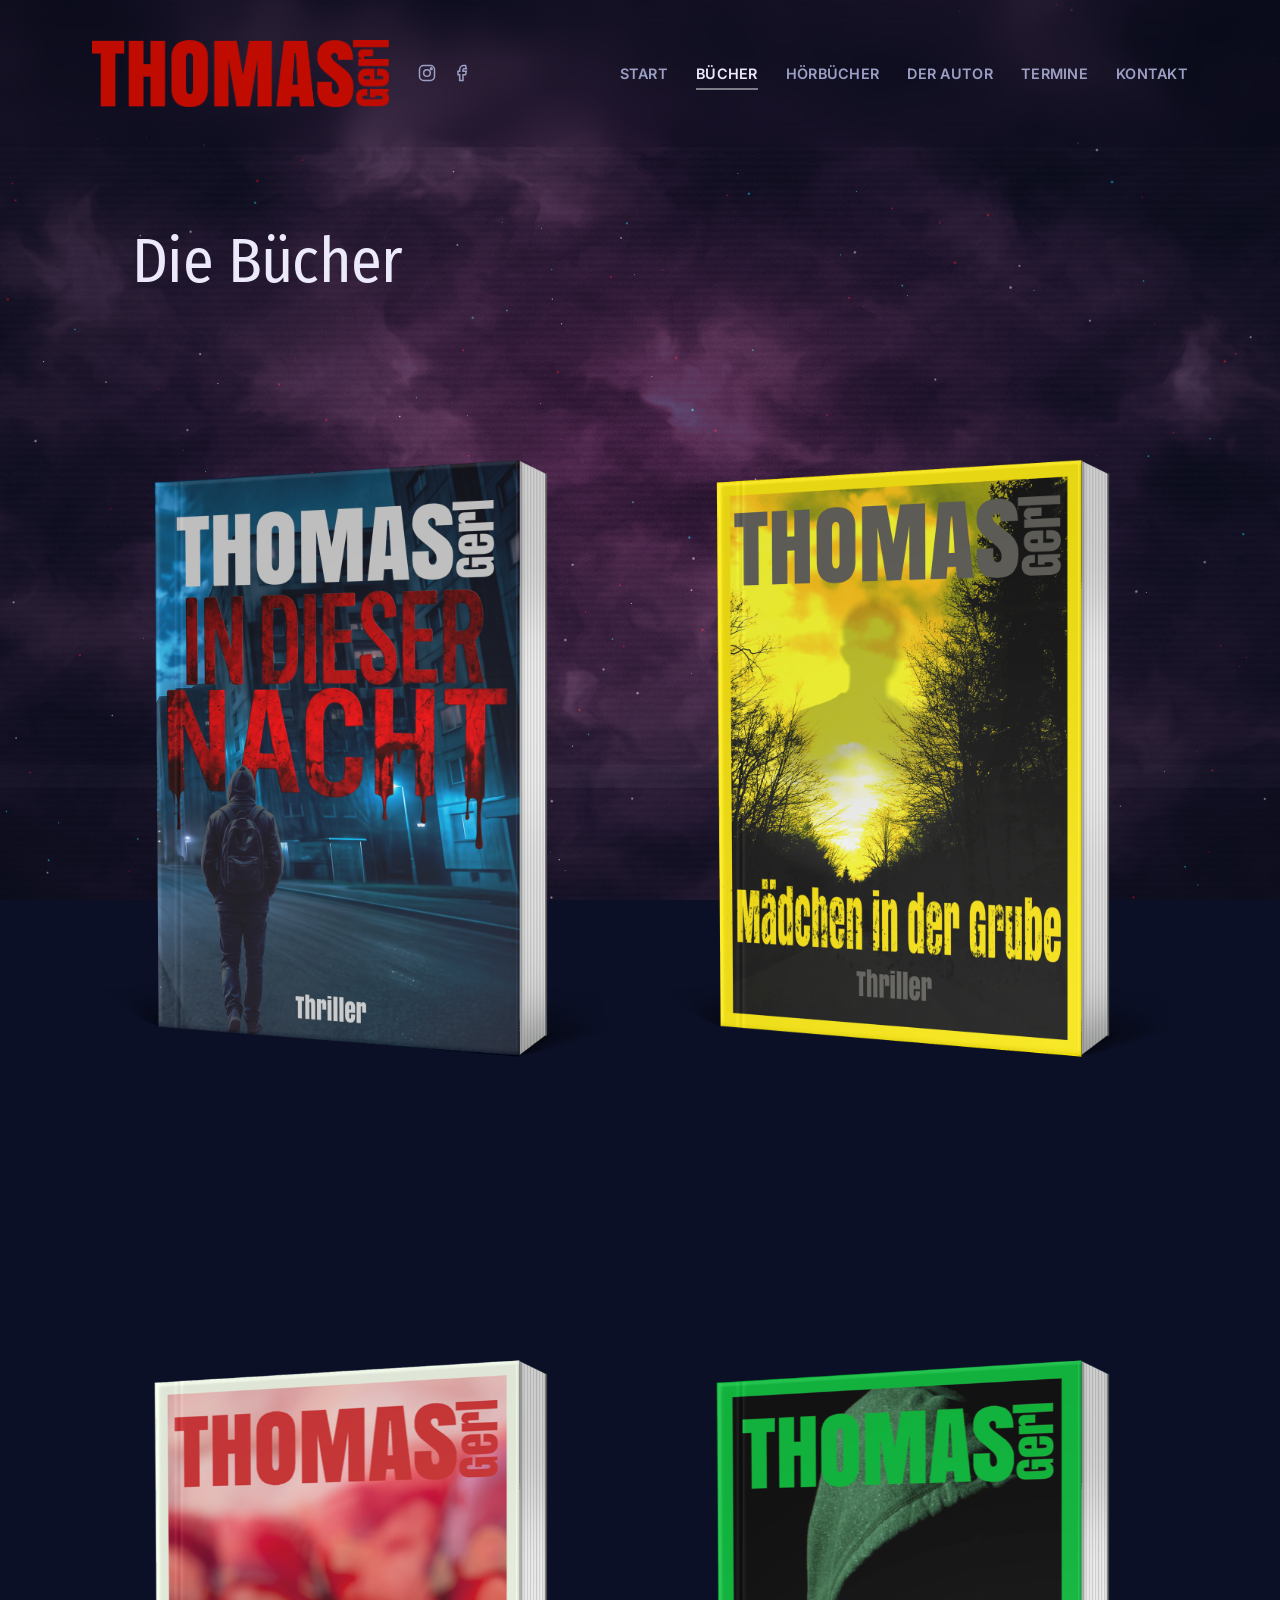
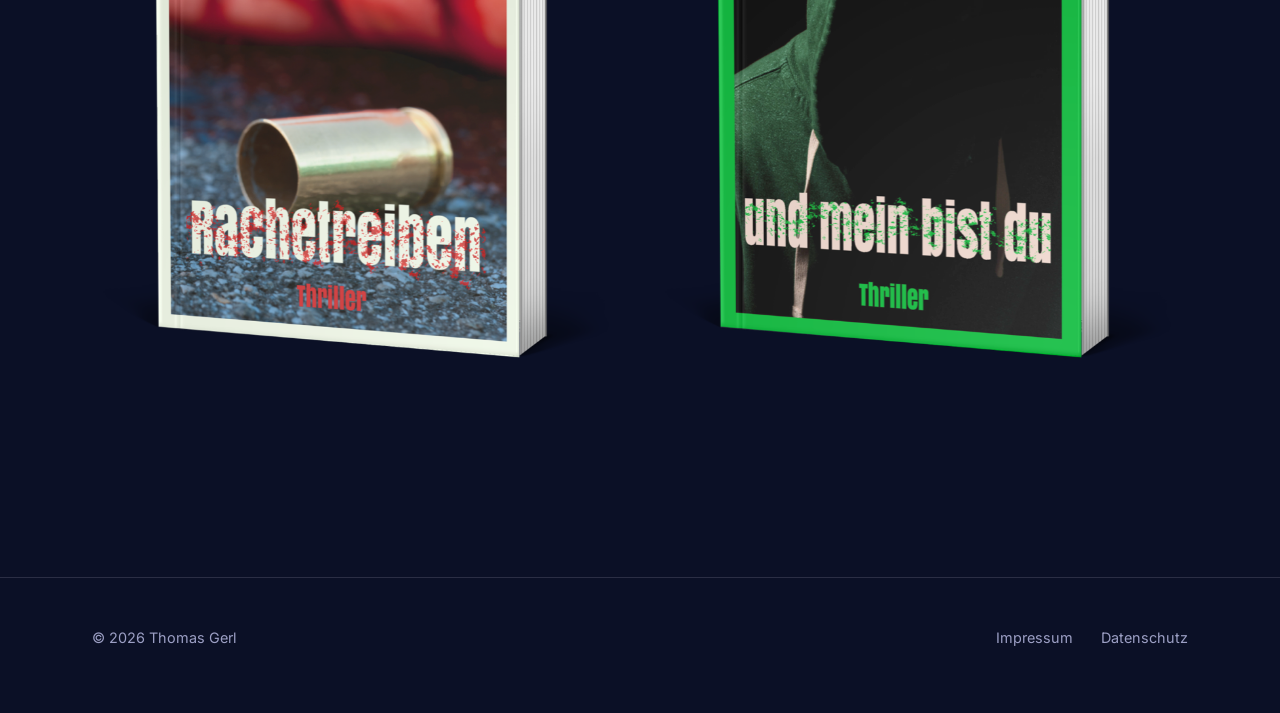
<file: buecher.html>
<!doctype html>
<html lang="de">
<head>
  <meta charset="utf-8">
  <meta name="color-scheme" content="dark">
  <meta name="viewport" content="width=device-width, initial-scale=1">
  <title>Bücher — Thomas Gerl</title>
  <meta name="description" content="Alle Thriller von Thomas Gerl im Überblick: In dieser Nacht, Mädchen in der Grube, Rachetreiben und und mein bist du.">
  <link rel="stylesheet" href="assets/css/style.css">
</head>
<body>
  <a class="skip-link" href="#main">Zum Inhalt springen</a>

  <canvas class="site-silk-bg" data-vhs-background aria-hidden="true"></canvas>

  <header class="site-header">
    <div class="wrap site-header__bar">
      <div class="site-header__start">
        <a class="brand" href="index.html"><img class="brand__logo" src="assets/img/logo-thomas-gerl-header.png" alt="Thomas Gerl" width="1373" height="309"></a>
        <div class="site-header__social">
          <a href="https://www.instagram.com/thomas_gerl/" aria-label="Instagram">
            <svg viewBox="0 0 24 24" fill="none" stroke="currentColor" stroke-width="1.8"><rect x="3" y="3" width="18" height="18" rx="5"/><circle cx="12" cy="12" r="4"/><circle cx="17.2" cy="6.8" r="1"/></svg>
          </a>
          <a href="https://www.facebook.com/profile.php?id=1740471321" aria-label="Facebook">
            <svg viewBox="0 0 24 24" fill="none" stroke="currentColor" stroke-width="1.8"><path d="M15 3h-2a5 5 0 0 0-5 5v2H6v4h2v7h4v-7h3l1-4h-4V8a1 1 0 0 1 1-1h3z"/></svg>
          </a>
        </div>
      </div>
      <button class="nav-toggle" aria-expanded="false" aria-controls="primary-nav" aria-label="Menü öffnen">
        <svg viewBox="0 0 24 24" fill="none" stroke="currentColor" stroke-width="2" stroke-linecap="round"><path d="M3 6h18M3 12h18M3 18h18"/></svg>
      </button>
      <nav aria-label="Hauptnavigation">
        <ul id="primary-nav" class="primary-nav">
          <li><a href="index.html">Start</a></li>
          <li><a href="buecher.html" aria-current="page">Bücher</a></li>
          <li><a href="hoerbuecher.html">Hörbücher</a></li>
          <li><a href="autor.html">Der Autor</a></li>
          <li><a href="termine.html">Termine</a></li>
          <li><a href="kontakt.html">Kontakt</a></li>
        </ul>
      </nav>
    </div>
  </header>

  <main id="main">
    <section class="section--tight buecher-lead">
      <div class="wrap">
        <div class="section-head">
          <h1>Die Bücher</h1>
        </div>
      </div>
    </section>

    <section class="buecher-cards">
      <div class="wrap">
        <div class="case-board">
          <a class="case-card reveal" href="buch-in-dieser-nacht.html">
            <img class="case-card__cover" src="assets/img/cover-3d-in-dieser-nacht.png" alt="Buchcover „In dieser Nacht“" width="814" height="1300">
            <div class="case-card__overlay">
              <h2 class="case-card__title">In dieser Nacht</h2>
              <p class="hero__quote"><span>Nach einer brutalen Familientragödie flieht der 15-jährige Leon auf die Straße – und macht sich selbst zum Gejagten.</span></p>
              <span class="btn btn--primary">Mehr erfahren</span>
            </div>
          </a>

          <a class="case-card reveal" href="buch-maedchen-in-der-grube.html">
            <img class="case-card__cover" src="assets/img/cover-3d-maedchen-in-der-grube.png" alt="Buchcover „Mädchen in der Grube“" width="814" height="1300">
            <div class="case-card__overlay">
              <h2 class="case-card__title">Mädchen in der Grube</h2>
              <p class="hero__quote"><span>Sie wollten nur einen Ferienjob auf der Insel — und bekamen ein Monster, das ihr Leben für immer verändern würde.</span></p>
              <span class="btn btn--primary">Mehr erfahren</span>
            </div>
          </a>

          <a class="case-card reveal" href="buch-rachetreiben.html">
            <img class="case-card__cover" src="assets/img/cover-3d-rachetreiben.png" alt="Buchcover „Rachetreiben“" width="814" height="1300">
            <div class="case-card__overlay">
              <h2 class="case-card__title">Rachetreiben</h2>
              <p class="hero__quote"><span>„Sie bekommen, was sie verdient haben“, sagte sie leise. Aus Russisch Roulette wird tödlicher Ernst.</span></p>
              <span class="btn btn--primary">Mehr erfahren</span>
            </div>
          </a>

          <a class="case-card reveal" href="buch-und-mein-bist-du.html">
            <img class="case-card__cover" src="assets/img/cover-3d-und-mein-bist-du.png" alt="Buchcover „und mein bist du“" width="814" height="1300">
            <div class="case-card__overlay">
              <h2 class="case-card__title">und mein bist du</h2>
              <p class="hero__quote"><span>War es möglich, dass er es doch getan hatte? Jakob wollte nie wieder zusehen, wie Menschen über andere Macht ausüben.</span></p>
              <span class="btn btn--primary">Mehr erfahren</span>
            </div>
          </a>
        </div>
      </div>
    </section>
  </main>

  <footer class="site-footer">
    <div class="wrap site-footer__grid">
      <p>© <span id="year">2026</span> Thomas Gerl</p>
      <nav aria-label="Rechtliches">
        <ul>
          <li><a href="impressum.html">Impressum</a></li>
          <li><a href="datenschutz.html">Datenschutz</a></li>
        </ul>
      </nav>
    </div>
  </footer>

  <script src="assets/js/main.js"></script>
  <script src="assets/js/vhs-background.js"></script>
</body>
</html>
</file>
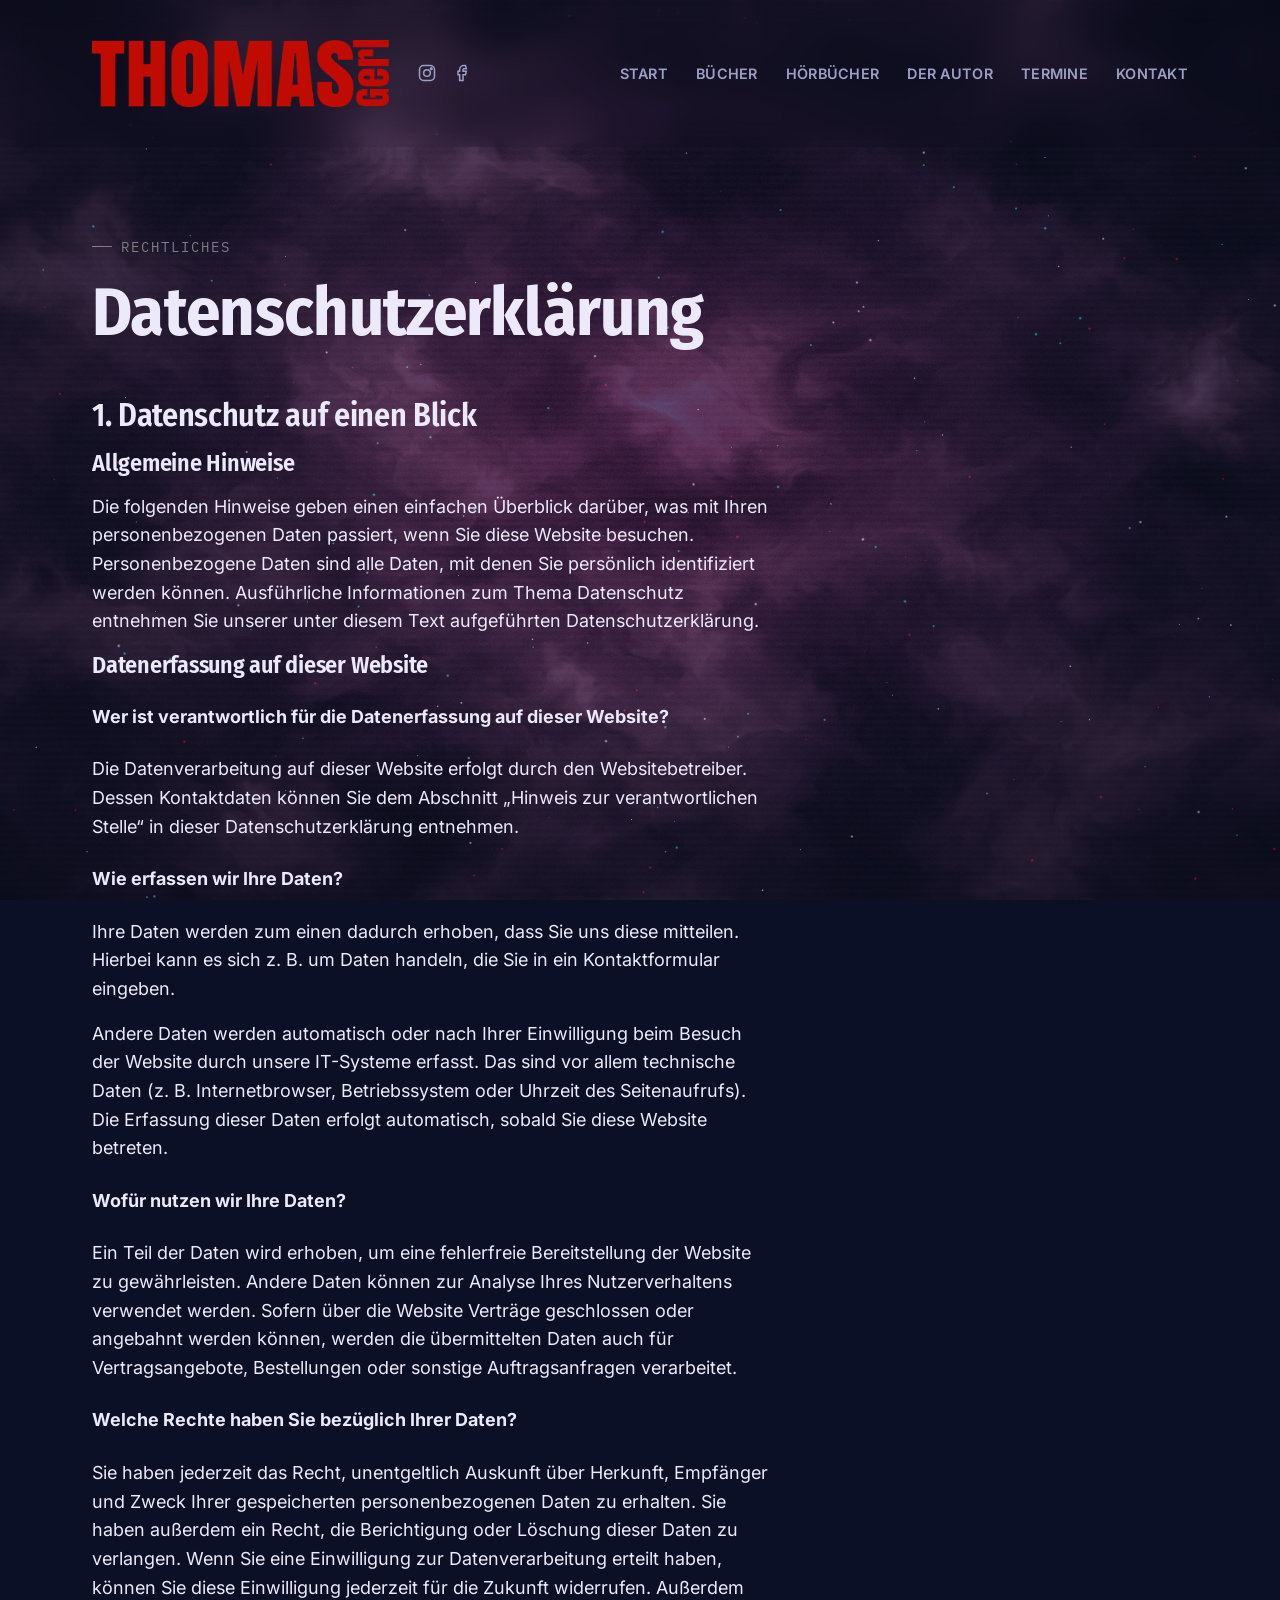
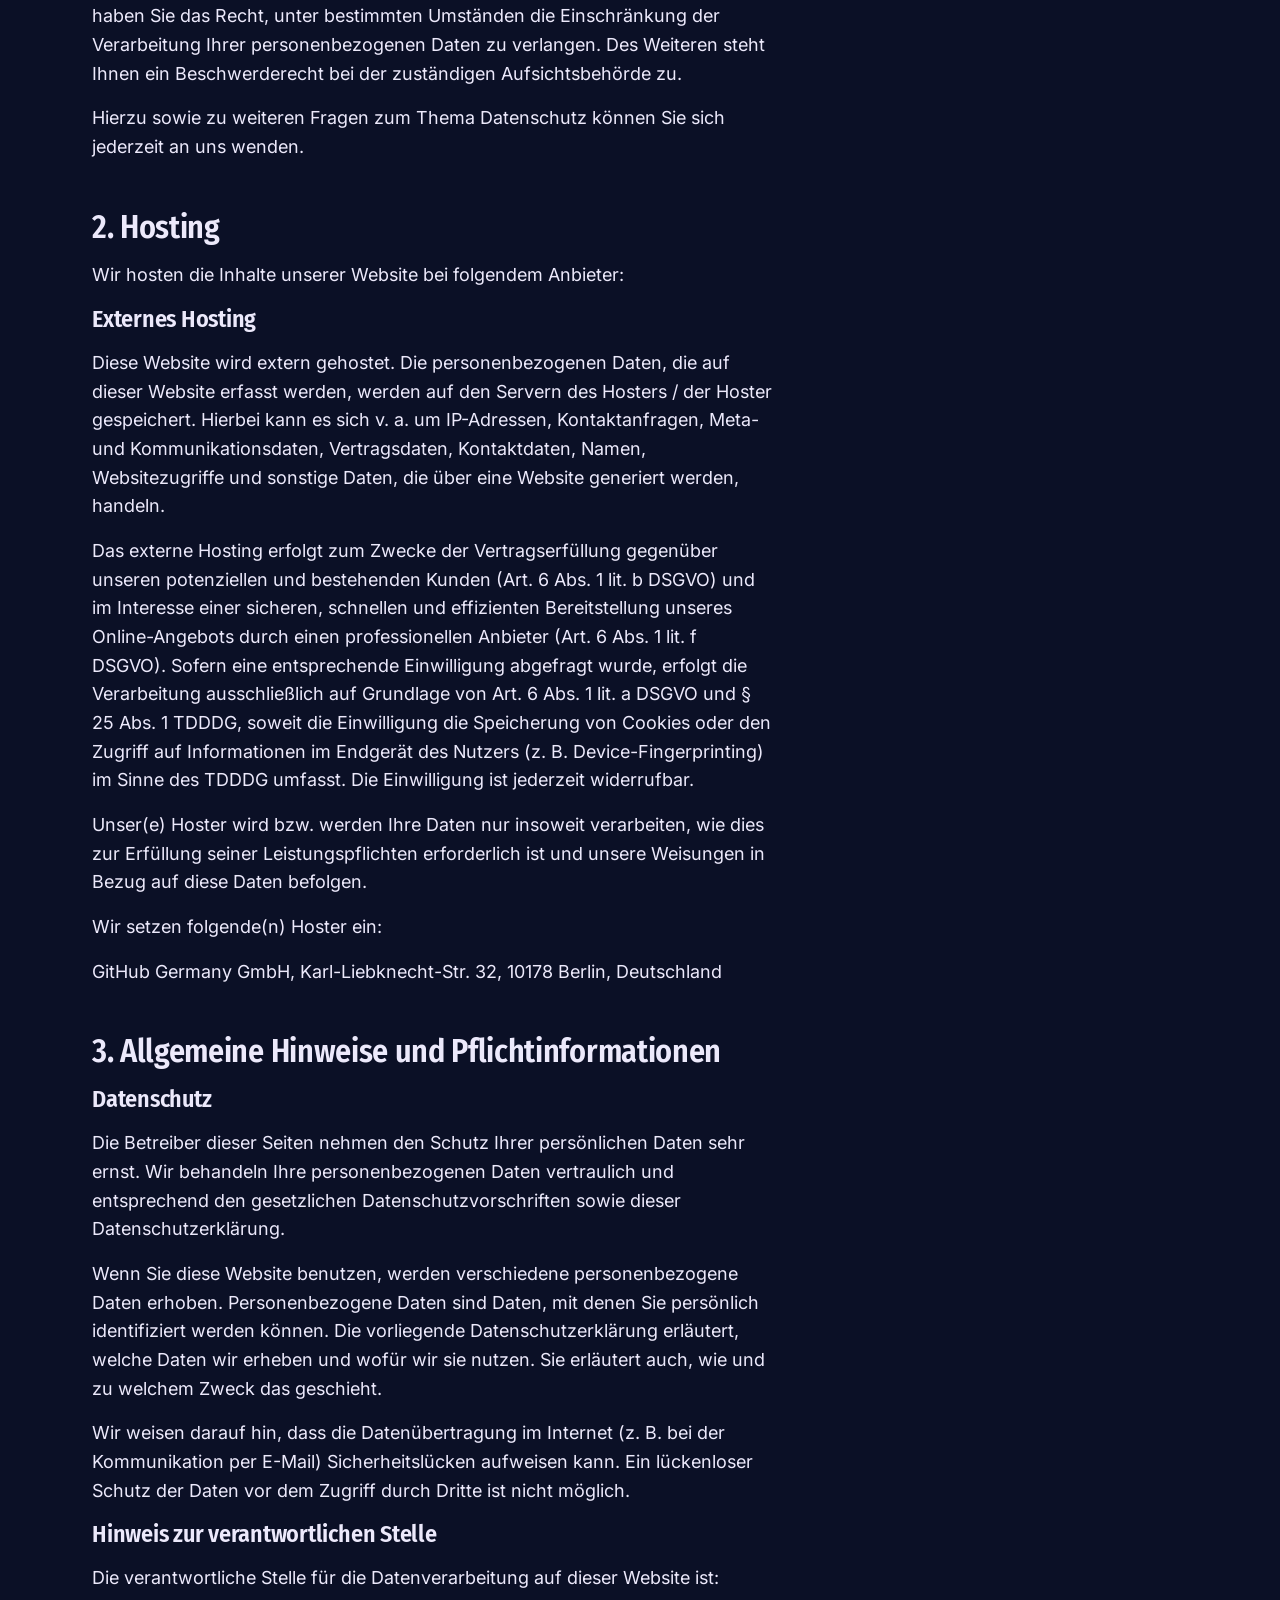
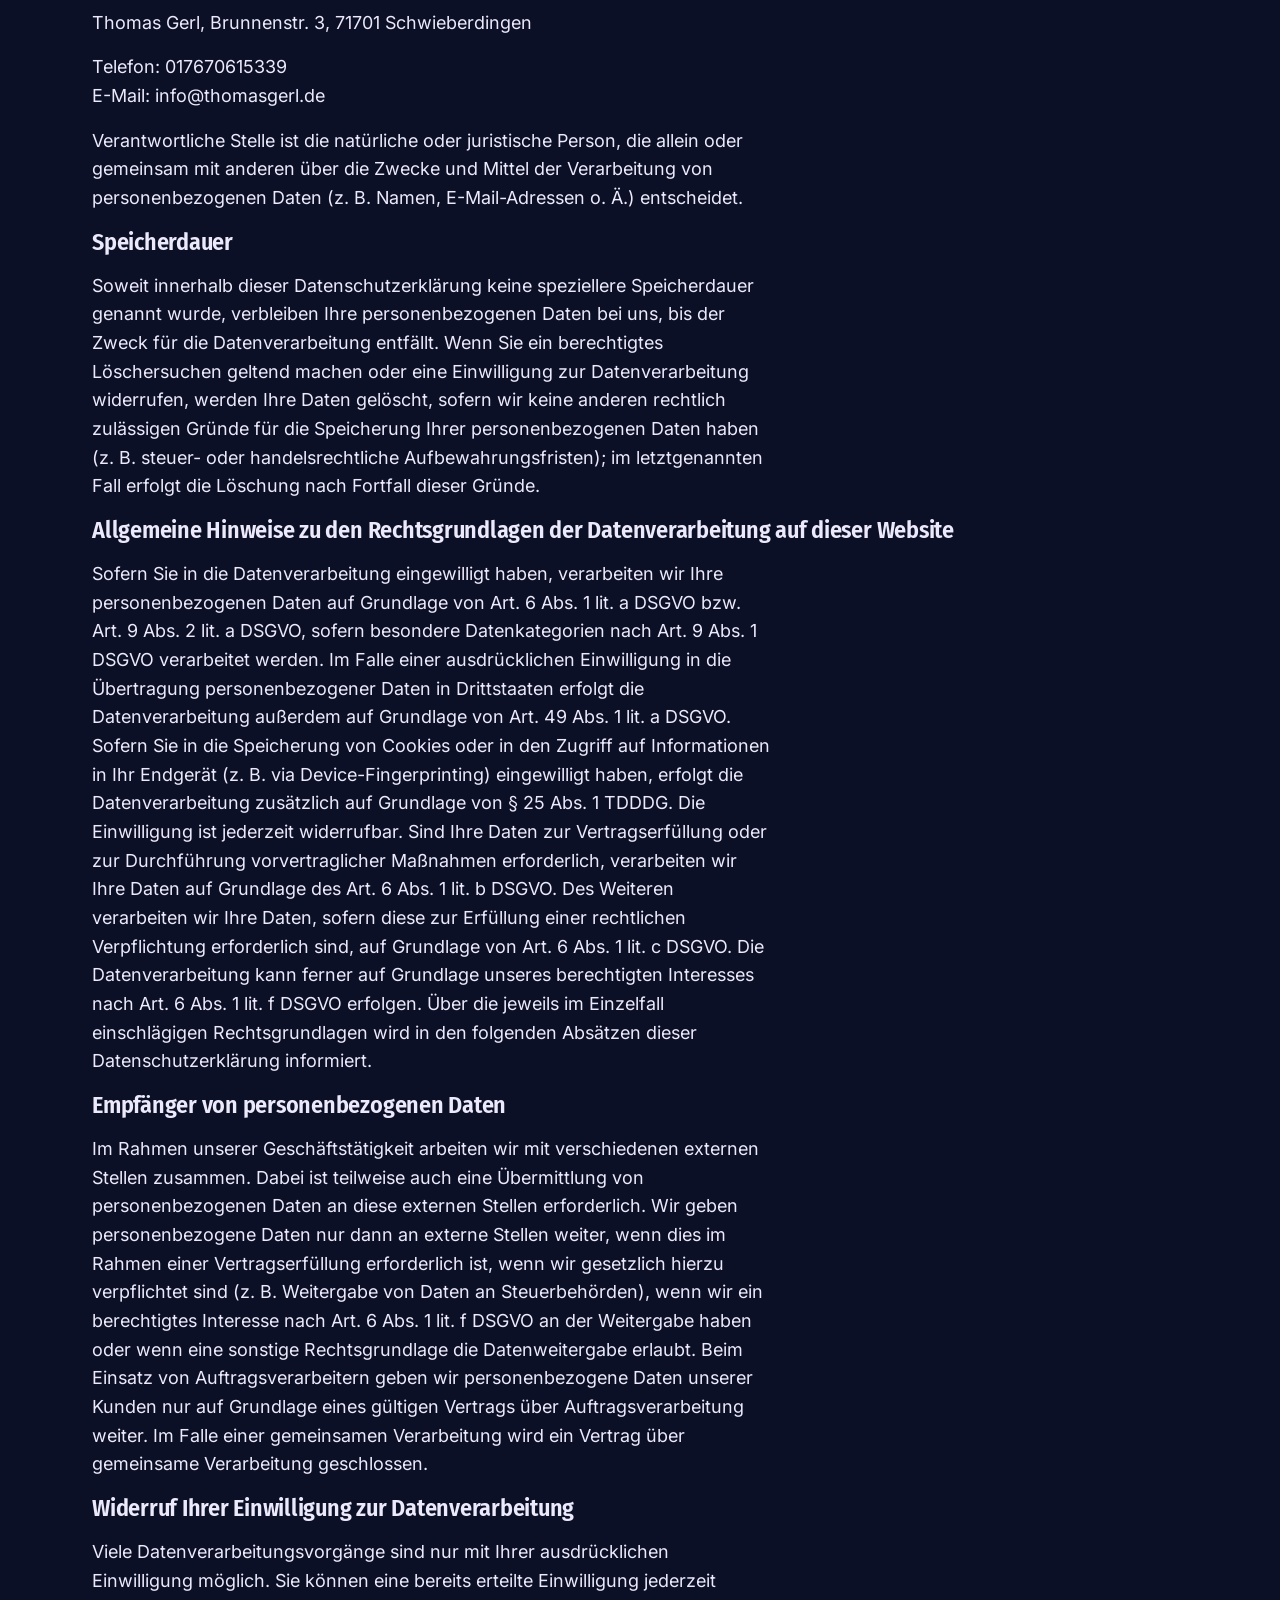
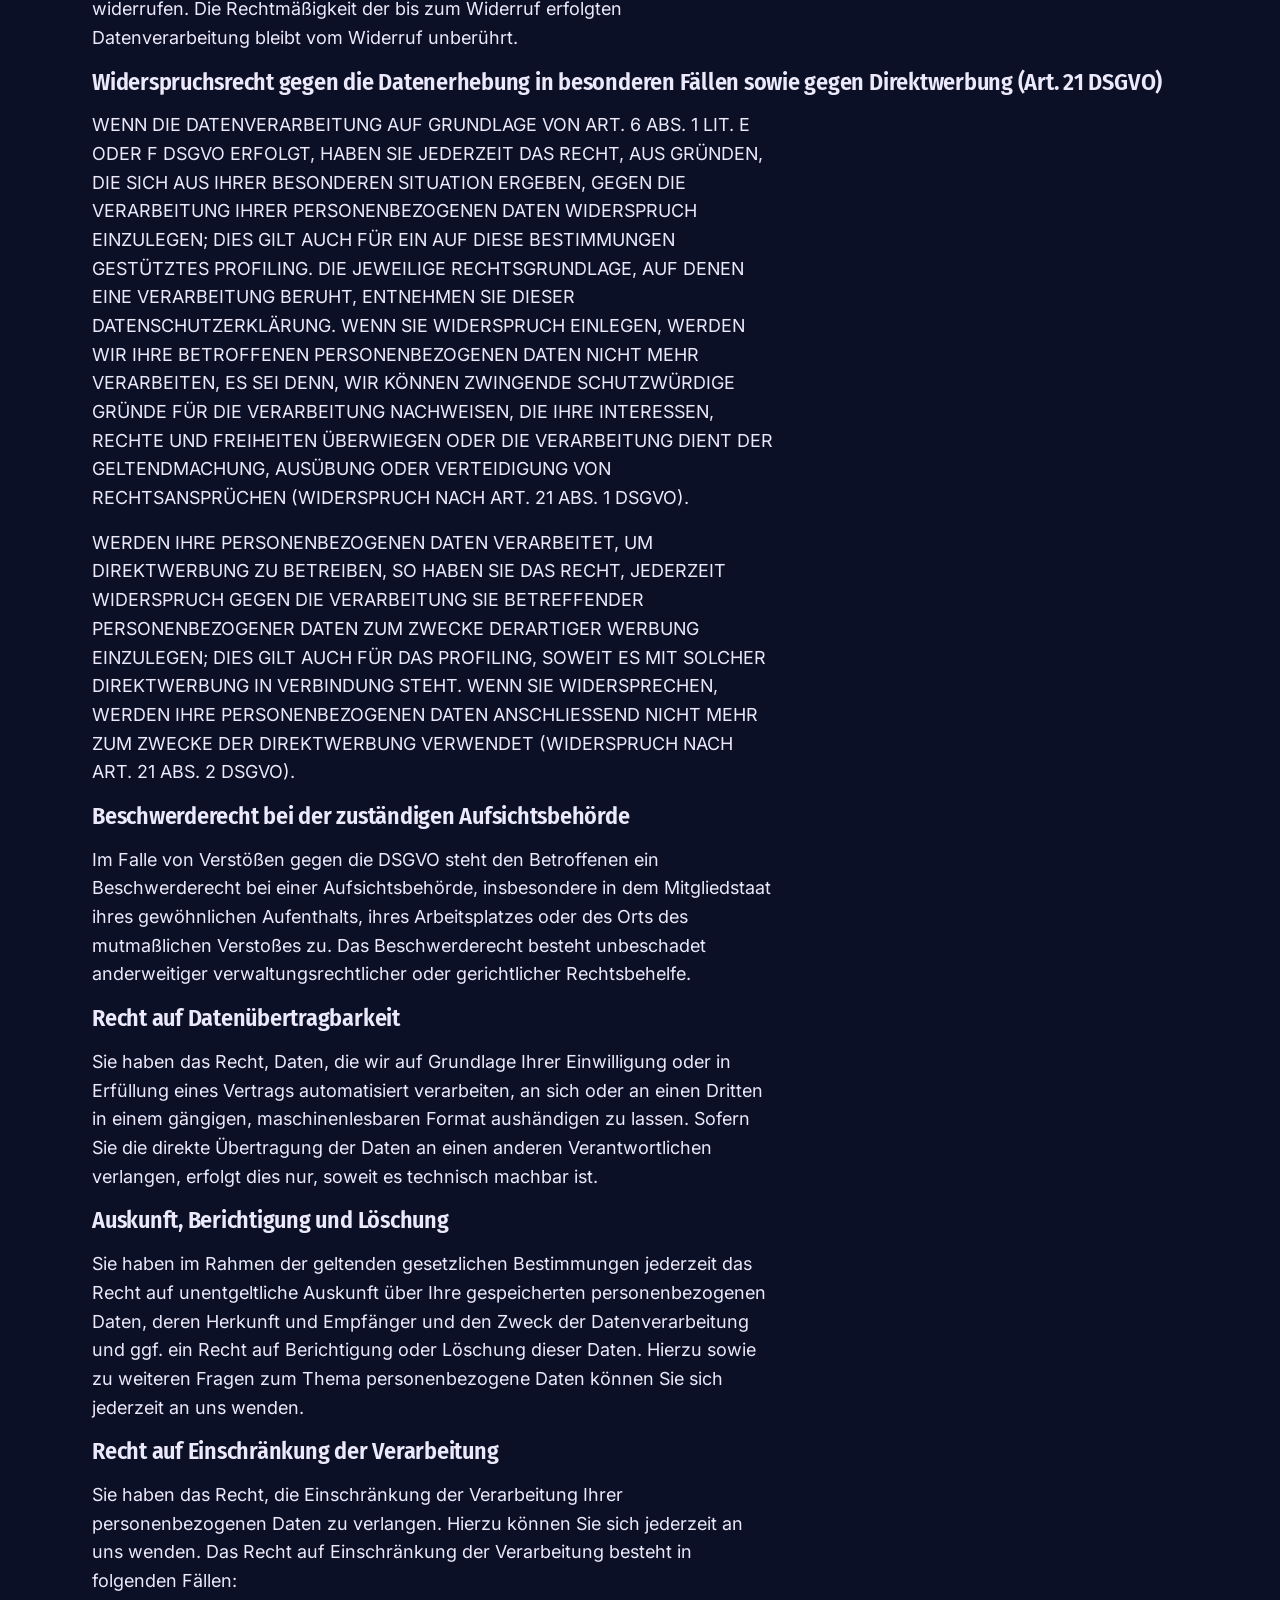
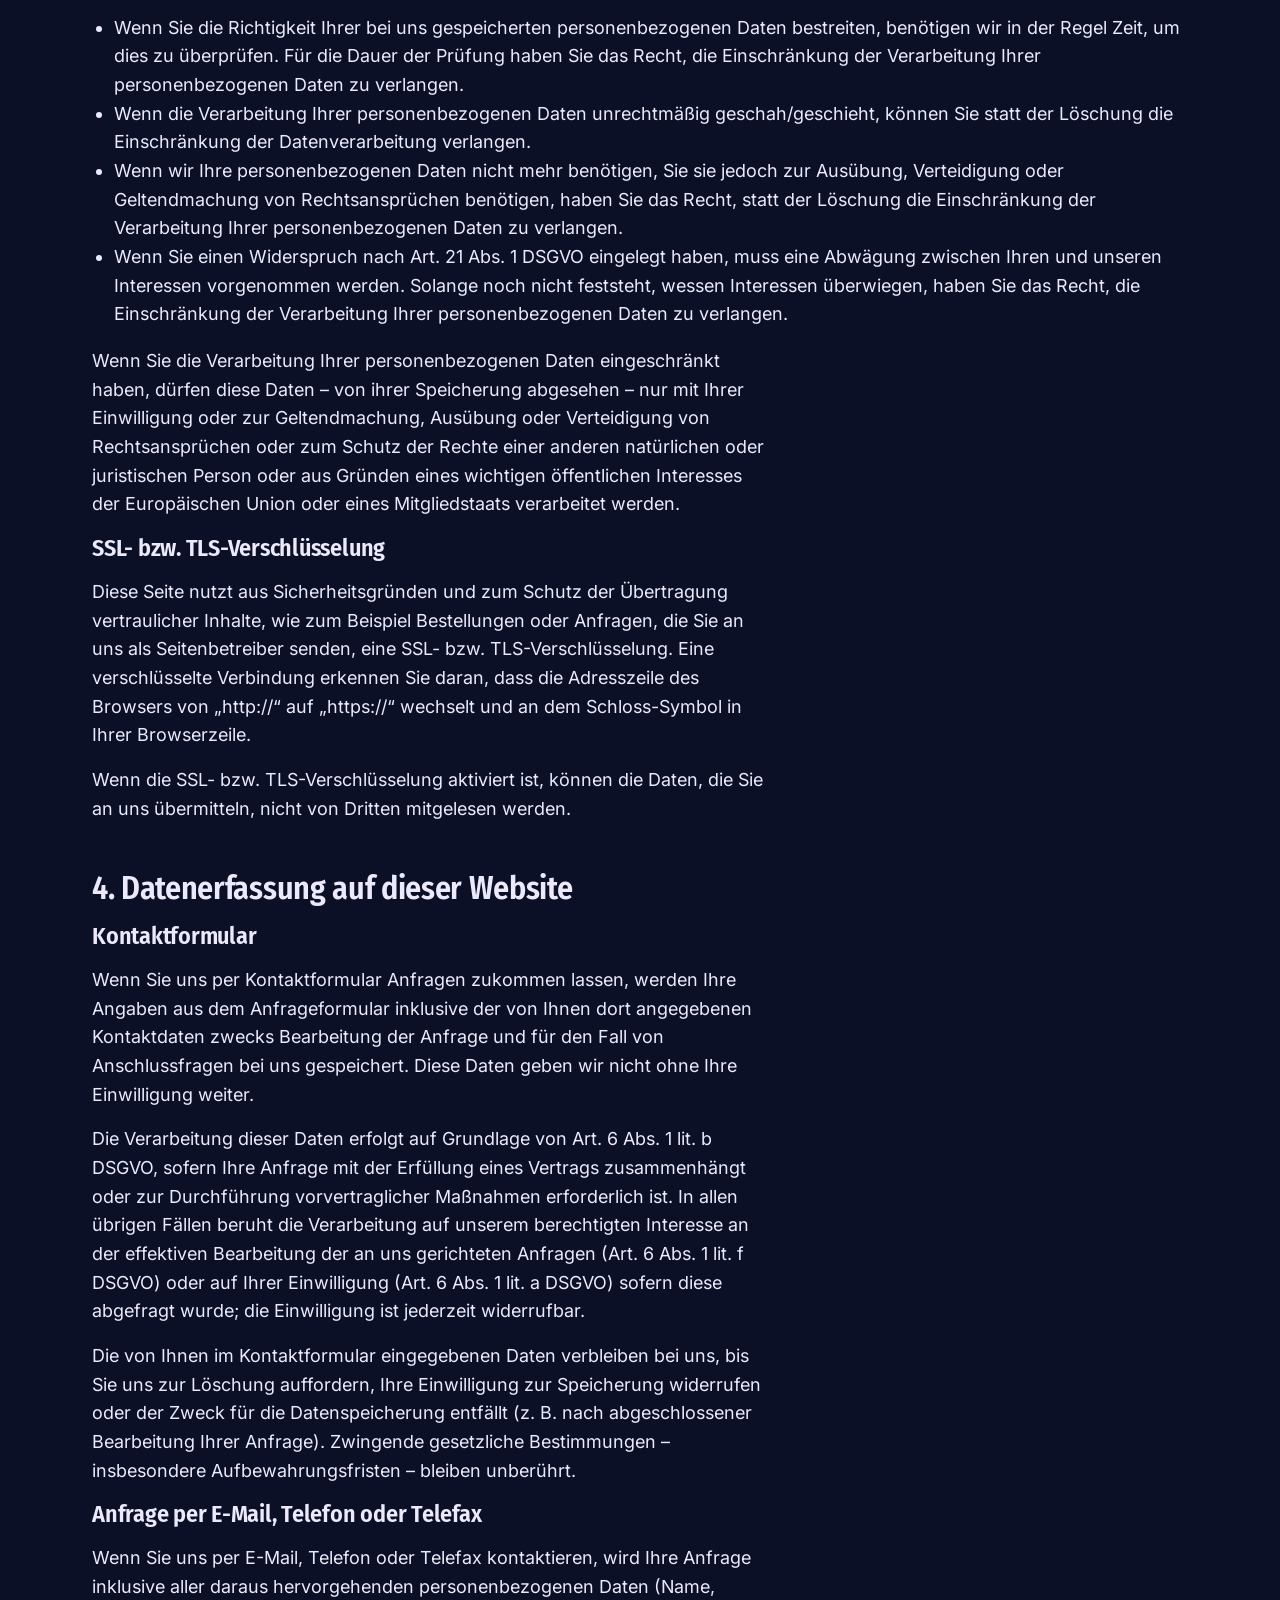
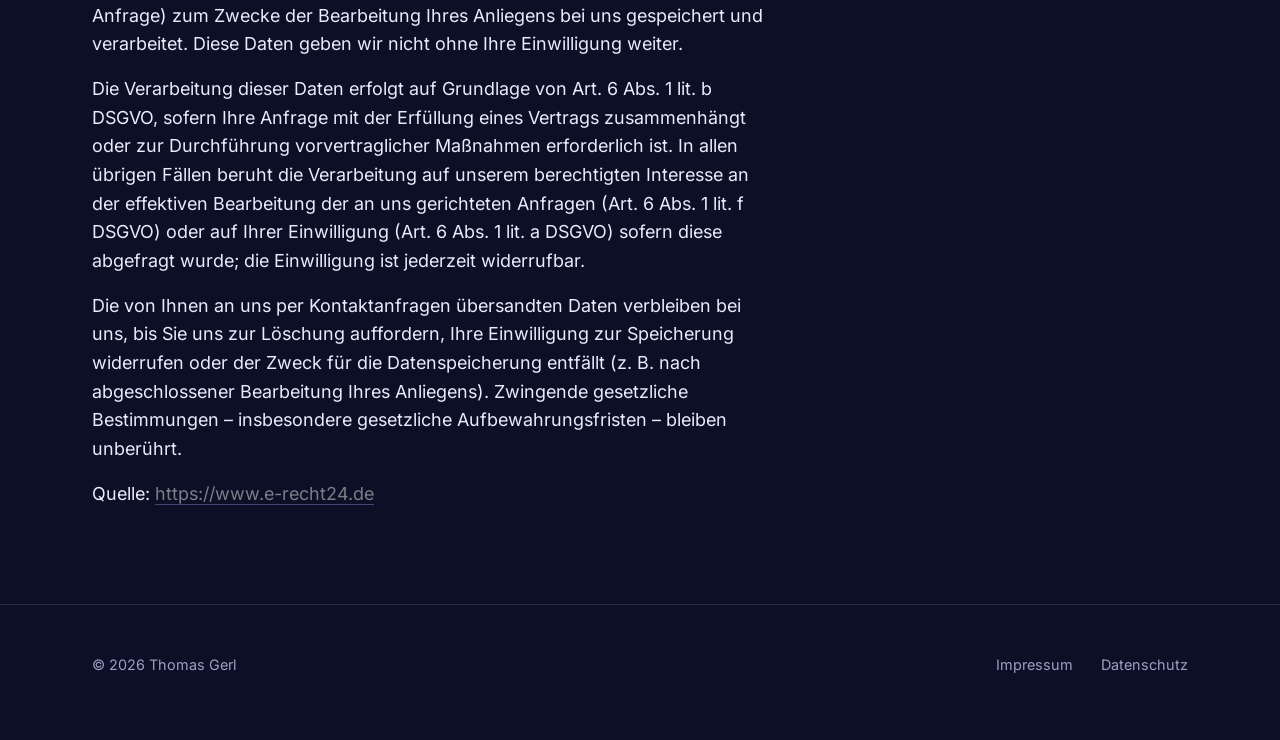
<file: datenschutz.html>
<!doctype html>
<html lang="de">
<head>
  <meta charset="utf-8">
  <meta name="color-scheme" content="dark">
  <meta name="viewport" content="width=device-width, initial-scale=1">
  <title>Datenschutzerklärung — Thomas Gerl</title>
  <meta name="robots" content="noindex">
  <link rel="stylesheet" href="assets/css/style.css">
</head>
<body>
  <a class="skip-link" href="#main">Zum Inhalt springen</a>

  <canvas class="site-silk-bg" data-vhs-background aria-hidden="true"></canvas>

  <header class="site-header">
    <div class="wrap site-header__bar">
      <div class="site-header__start">
        <a class="brand" href="index.html"><img class="brand__logo" src="assets/img/logo-thomas-gerl-header.png" alt="Thomas Gerl" width="1373" height="309"></a>
        <div class="site-header__social">
          <a href="https://www.instagram.com/thomas_gerl/" aria-label="Instagram">
            <svg viewBox="0 0 24 24" fill="none" stroke="currentColor" stroke-width="1.8"><rect x="3" y="3" width="18" height="18" rx="5"/><circle cx="12" cy="12" r="4"/><circle cx="17.2" cy="6.8" r="1"/></svg>
          </a>
          <a href="https://www.facebook.com/profile.php?id=1740471321" aria-label="Facebook">
            <svg viewBox="0 0 24 24" fill="none" stroke="currentColor" stroke-width="1.8"><path d="M15 3h-2a5 5 0 0 0-5 5v2H6v4h2v7h4v-7h3l1-4h-4V8a1 1 0 0 1 1-1h3z"/></svg>
          </a>
        </div>
      </div>
      <button class="nav-toggle" aria-expanded="false" aria-controls="primary-nav" aria-label="Menü öffnen">
        <svg viewBox="0 0 24 24" fill="none" stroke="currentColor" stroke-width="2" stroke-linecap="round"><path d="M3 6h18M3 12h18M3 18h18"/></svg>
      </button>
      <nav aria-label="Hauptnavigation">
        <ul id="primary-nav" class="primary-nav">
          <li><a href="index.html">Start</a></li>
          <li><a href="buecher.html">Bücher</a></li>
          <li><a href="hoerbuecher.html">Hörbücher</a></li>
          <li><a href="autor.html">Der Autor</a></li>
          <li><a href="termine.html">Termine</a></li>
          <li><a href="kontakt.html">Kontakt</a></li>
        </ul>
      </nav>
    </div>
  </header>

  <main id="main">
    <section class="section--tight">
      <div class="wrap legal-content">
        <span class="eyebrow">Rechtliches</span>

        <h1>Datenschutz&shy;erkl&auml;rung</h1>
<h2>1. Datenschutz auf einen Blick</h2>
<h3>Allgemeine Hinweise</h3> <p>Die folgenden Hinweise geben einen einfachen &Uuml;berblick dar&uuml;ber, was mit Ihren personenbezogenen Daten passiert, wenn Sie diese Website besuchen. Personenbezogene Daten sind alle Daten, mit denen Sie pers&ouml;nlich identifiziert werden k&ouml;nnen. Ausf&uuml;hrliche Informationen zum Thema Datenschutz entnehmen Sie unserer unter diesem Text aufgef&uuml;hrten Datenschutzerkl&auml;rung.</p>
<h3>Datenerfassung auf dieser Website</h3> <h4>Wer ist verantwortlich f&uuml;r die Datenerfassung auf dieser Website?</h4> <p>Die Datenverarbeitung auf dieser Website erfolgt durch den Websitebetreiber. Dessen Kontaktdaten k&ouml;nnen Sie dem Abschnitt &bdquo;Hinweis zur verantwortlichen Stelle&ldquo; in dieser Datenschutzerkl&auml;rung entnehmen.</p> <h4>Wie erfassen wir Ihre Daten?</h4> <p>Ihre Daten werden zum einen dadurch erhoben, dass Sie uns diese mitteilen. Hierbei kann es sich z.&nbsp;B. um Daten handeln, die Sie in ein Kontaktformular eingeben.</p> <p>Andere Daten werden automatisch oder nach Ihrer Einwilligung beim Besuch der Website durch unsere IT-Systeme erfasst. Das sind vor allem technische Daten (z.&nbsp;B. Internetbrowser, Betriebssystem oder Uhrzeit des Seitenaufrufs). Die Erfassung dieser Daten erfolgt automatisch, sobald Sie diese Website betreten.</p> <h4>Wof&uuml;r nutzen wir Ihre Daten?</h4> <p>Ein Teil der Daten wird erhoben, um eine fehlerfreie Bereitstellung der Website zu gew&auml;hrleisten. Andere Daten k&ouml;nnen zur Analyse Ihres Nutzerverhaltens verwendet werden. Sofern &uuml;ber die Website Vertr&auml;ge geschlossen oder angebahnt werden k&ouml;nnen, werden die &uuml;bermittelten Daten auch f&uuml;r Vertragsangebote, Bestellungen oder sonstige Auftragsanfragen verarbeitet.</p> <h4>Welche Rechte haben Sie bez&uuml;glich Ihrer Daten?</h4> <p>Sie haben jederzeit das Recht, unentgeltlich Auskunft &uuml;ber Herkunft, Empf&auml;nger und Zweck Ihrer gespeicherten personenbezogenen Daten zu erhalten. Sie haben au&szlig;erdem ein Recht, die Berichtigung oder L&ouml;schung dieser Daten zu verlangen. Wenn Sie eine Einwilligung zur Datenverarbeitung erteilt haben, k&ouml;nnen Sie diese Einwilligung jederzeit f&uuml;r die Zukunft widerrufen. Au&szlig;erdem haben Sie das Recht, unter bestimmten Umst&auml;nden die Einschr&auml;nkung der Verarbeitung Ihrer personenbezogenen Daten zu verlangen. Des Weiteren steht Ihnen ein Beschwerderecht bei der zust&auml;ndigen Aufsichtsbeh&ouml;rde zu.</p> <p>Hierzu sowie zu weiteren Fragen zum Thema Datenschutz k&ouml;nnen Sie sich jederzeit an uns wenden.</p>
<h2>2. Hosting</h2>
<p>Wir hosten die Inhalte unserer Website bei folgendem Anbieter:</p>
<h3>Externes Hosting</h3> <p>Diese Website wird extern gehostet. Die personenbezogenen Daten, die auf dieser Website erfasst werden, werden auf den Servern des Hosters / der Hoster gespeichert. Hierbei kann es sich v.&nbsp;a. um IP-Adressen, Kontaktanfragen, Meta- und Kommunikationsdaten, Vertragsdaten, Kontaktdaten, Namen, Websitezugriffe und sonstige Daten, die &uuml;ber eine Website generiert werden, handeln.</p> <p>Das externe Hosting erfolgt zum Zwecke der Vertragserf&uuml;llung gegen&uuml;ber unseren potenziellen und bestehenden Kunden (Art. 6 Abs. 1 lit. b DSGVO) und im Interesse einer sicheren, schnellen und effizienten Bereitstellung unseres Online-Angebots durch einen professionellen Anbieter (Art. 6 Abs. 1 lit. f DSGVO). Sofern eine entsprechende Einwilligung abgefragt wurde, erfolgt die Verarbeitung ausschlie&szlig;lich auf Grundlage von Art. 6 Abs. 1 lit. a DSGVO und &sect; 25 Abs. 1 TDDDG, soweit die Einwilligung die Speicherung von Cookies oder den Zugriff auf Informationen im Endger&auml;t des Nutzers (z.&nbsp;B. Device-Fingerprinting) im Sinne des TDDDG umfasst. Die Einwilligung ist jederzeit widerrufbar.</p> <p>Unser(e) Hoster wird bzw. werden Ihre Daten nur insoweit verarbeiten, wie dies zur Erf&uuml;llung seiner Leistungspflichten erforderlich ist und unsere Weisungen in Bezug auf diese Daten befolgen.</p> <p>Wir setzen folgende(n) Hoster ein:</p>
<p>GitHub Germany GmbH, Karl-Liebknecht-Str. 32, 10178 Berlin, Deutschland</p>
<h2>3. Allgemeine Hinweise und Pflicht&shy;informationen</h2>
<h3>Datenschutz</h3> <p>Die Betreiber dieser Seiten nehmen den Schutz Ihrer pers&ouml;nlichen Daten sehr ernst. Wir behandeln Ihre personenbezogenen Daten vertraulich und entsprechend den gesetzlichen Datenschutzvorschriften sowie dieser Datenschutzerkl&auml;rung.</p> <p>Wenn Sie diese Website benutzen, werden verschiedene personenbezogene Daten erhoben. Personenbezogene Daten sind Daten, mit denen Sie pers&ouml;nlich identifiziert werden k&ouml;nnen. Die vorliegende Datenschutzerkl&auml;rung erl&auml;utert, welche Daten wir erheben und wof&uuml;r wir sie nutzen. Sie erl&auml;utert auch, wie und zu welchem Zweck das geschieht.</p> <p>Wir weisen darauf hin, dass die Daten&uuml;bertragung im Internet (z.&nbsp;B. bei der Kommunikation per E-Mail) Sicherheitsl&uuml;cken aufweisen kann. Ein l&uuml;ckenloser Schutz der Daten vor dem Zugriff durch Dritte ist nicht m&ouml;glich.</p>
<h3>Hinweis zur verantwortlichen Stelle</h3> <p>Die verantwortliche Stelle f&uuml;r die Datenverarbeitung auf dieser Website ist:</p> <p>Thomas Gerl, Brunnenstr. 3, 71701 Schwieberdingen</p>

<p>Telefon: 017670615339<br />
E-Mail: info@thomasgerl.de</p>
 <p>Verantwortliche Stelle ist die nat&uuml;rliche oder juristische Person, die allein oder gemeinsam mit anderen &uuml;ber die Zwecke und Mittel der Verarbeitung von personenbezogenen Daten (z.&nbsp;B. Namen, E-Mail-Adressen o. &Auml;.) entscheidet.</p>

<h3>Speicherdauer</h3> <p>Soweit innerhalb dieser Datenschutzerkl&auml;rung keine speziellere Speicherdauer genannt wurde, verbleiben Ihre personenbezogenen Daten bei uns, bis der Zweck f&uuml;r die Datenverarbeitung entf&auml;llt. Wenn Sie ein berechtigtes L&ouml;schersuchen geltend machen oder eine Einwilligung zur Datenverarbeitung widerrufen, werden Ihre Daten gel&ouml;scht, sofern wir keine anderen rechtlich zul&auml;ssigen Gr&uuml;nde f&uuml;r die Speicherung Ihrer personenbezogenen Daten haben (z.&nbsp;B. steuer- oder handelsrechtliche Aufbewahrungsfristen); im letztgenannten Fall erfolgt die L&ouml;schung nach Fortfall dieser Gr&uuml;nde.</p>
<h3>Allgemeine Hinweise zu den Rechtsgrundlagen der Datenverarbeitung auf dieser Website</h3> <p>Sofern Sie in die Datenverarbeitung eingewilligt haben, verarbeiten wir Ihre personenbezogenen Daten auf Grundlage von Art. 6 Abs. 1 lit. a DSGVO bzw. Art. 9 Abs. 2 lit. a DSGVO, sofern besondere Datenkategorien nach Art. 9 Abs. 1 DSGVO verarbeitet werden. Im Falle einer ausdr&uuml;cklichen Einwilligung in die &Uuml;bertragung personenbezogener Daten in Drittstaaten erfolgt die Datenverarbeitung au&szlig;erdem auf Grundlage von Art. 49 Abs. 1 lit. a DSGVO. Sofern Sie in die Speicherung von Cookies oder in den Zugriff auf Informationen in Ihr Endger&auml;t (z.&nbsp;B. via Device-Fingerprinting) eingewilligt haben, erfolgt die Datenverarbeitung zus&auml;tzlich auf Grundlage von &sect; 25 Abs. 1 TDDDG. Die Einwilligung ist jederzeit widerrufbar. Sind Ihre Daten zur Vertragserf&uuml;llung oder zur Durchf&uuml;hrung vorvertraglicher Ma&szlig;nahmen erforderlich, verarbeiten wir Ihre Daten auf Grundlage des Art. 6 Abs. 1 lit. b DSGVO. Des Weiteren verarbeiten wir Ihre Daten, sofern diese zur Erf&uuml;llung einer rechtlichen Verpflichtung erforderlich sind, auf Grundlage von Art. 6 Abs. 1 lit. c DSGVO. Die Datenverarbeitung kann ferner auf Grundlage unseres berechtigten Interesses nach Art. 6 Abs. 1 lit. f DSGVO erfolgen. &Uuml;ber die jeweils im Einzelfall einschl&auml;gigen Rechtsgrundlagen wird in den folgenden Abs&auml;tzen dieser Datenschutzerkl&auml;rung informiert.</p>
<h3>Empf&auml;nger von personenbezogenen Daten</h3> <p>Im Rahmen unserer Gesch&auml;ftst&auml;tigkeit arbeiten wir mit verschiedenen externen Stellen zusammen. Dabei ist teilweise auch eine &Uuml;bermittlung von personenbezogenen Daten an diese externen Stellen erforderlich. Wir geben personenbezogene Daten nur dann an externe Stellen weiter, wenn dies im Rahmen einer Vertragserf&uuml;llung erforderlich ist, wenn wir gesetzlich hierzu verpflichtet sind (z.&nbsp;B. Weitergabe von Daten an Steuerbeh&ouml;rden), wenn wir ein berechtigtes Interesse nach Art. 6 Abs. 1 lit. f DSGVO an der Weitergabe haben oder wenn eine sonstige Rechtsgrundlage die Datenweitergabe erlaubt. Beim Einsatz von Auftragsverarbeitern geben wir personenbezogene Daten unserer Kunden nur auf Grundlage eines g&uuml;ltigen Vertrags &uuml;ber Auftragsverarbeitung weiter. Im Falle einer gemeinsamen Verarbeitung wird ein Vertrag &uuml;ber gemeinsame Verarbeitung geschlossen.</p>
<h3>Widerruf Ihrer Einwilligung zur Datenverarbeitung</h3> <p>Viele Datenverarbeitungsvorg&auml;nge sind nur mit Ihrer ausdr&uuml;cklichen Einwilligung m&ouml;glich. Sie k&ouml;nnen eine bereits erteilte Einwilligung jederzeit widerrufen. Die Rechtm&auml;&szlig;igkeit der bis zum Widerruf erfolgten Datenverarbeitung bleibt vom Widerruf unber&uuml;hrt.</p>
<h3>Widerspruchsrecht gegen die Datenerhebung in besonderen F&auml;llen sowie gegen Direktwerbung (Art. 21 DSGVO)</h3> <p>WENN DIE DATENVERARBEITUNG AUF GRUNDLAGE VON ART. 6 ABS. 1 LIT. E ODER F DSGVO ERFOLGT, HABEN SIE JEDERZEIT DAS RECHT, AUS GR&Uuml;NDEN, DIE SICH AUS IHRER BESONDEREN SITUATION ERGEBEN, GEGEN DIE VERARBEITUNG IHRER PERSONENBEZOGENEN DATEN WIDERSPRUCH EINZULEGEN; DIES GILT AUCH F&Uuml;R EIN AUF DIESE BESTIMMUNGEN GEST&Uuml;TZTES PROFILING. DIE JEWEILIGE RECHTSGRUNDLAGE, AUF DENEN EINE VERARBEITUNG BERUHT, ENTNEHMEN SIE DIESER DATENSCHUTZERKL&Auml;RUNG. WENN SIE WIDERSPRUCH EINLEGEN, WERDEN WIR IHRE BETROFFENEN PERSONENBEZOGENEN DATEN NICHT MEHR VERARBEITEN, ES SEI DENN, WIR K&Ouml;NNEN ZWINGENDE SCHUTZW&Uuml;RDIGE GR&Uuml;NDE F&Uuml;R DIE VERARBEITUNG NACHWEISEN, DIE IHRE INTERESSEN, RECHTE UND FREIHEITEN &Uuml;BERWIEGEN ODER DIE VERARBEITUNG DIENT DER GELTENDMACHUNG, AUS&Uuml;BUNG ODER VERTEIDIGUNG VON RECHTSANSPR&Uuml;CHEN (WIDERSPRUCH NACH ART. 21 ABS. 1 DSGVO).</p> <p>WERDEN IHRE PERSONENBEZOGENEN DATEN VERARBEITET, UM DIREKTWERBUNG ZU BETREIBEN, SO HABEN SIE DAS RECHT, JEDERZEIT WIDERSPRUCH GEGEN DIE VERARBEITUNG SIE BETREFFENDER PERSONENBEZOGENER DATEN ZUM ZWECKE DERARTIGER WERBUNG EINZULEGEN; DIES GILT AUCH F&Uuml;R DAS PROFILING, SOWEIT ES MIT SOLCHER DIREKTWERBUNG IN VERBINDUNG STEHT. WENN SIE WIDERSPRECHEN, WERDEN IHRE PERSONENBEZOGENEN DATEN ANSCHLIESSEND NICHT MEHR ZUM ZWECKE DER DIREKTWERBUNG VERWENDET (WIDERSPRUCH NACH ART. 21 ABS. 2 DSGVO).</p>
<h3>Beschwerde&shy;recht bei der zust&auml;ndigen Aufsichts&shy;beh&ouml;rde</h3> <p>Im Falle von Verst&ouml;&szlig;en gegen die DSGVO steht den Betroffenen ein Beschwerderecht bei einer Aufsichtsbeh&ouml;rde, insbesondere in dem Mitgliedstaat ihres gew&ouml;hnlichen Aufenthalts, ihres Arbeitsplatzes oder des Orts des mutma&szlig;lichen Versto&szlig;es zu. Das Beschwerderecht besteht unbeschadet anderweitiger verwaltungsrechtlicher oder gerichtlicher Rechtsbehelfe.</p>
<h3>Recht auf Daten&shy;&uuml;bertrag&shy;barkeit</h3> <p>Sie haben das Recht, Daten, die wir auf Grundlage Ihrer Einwilligung oder in Erf&uuml;llung eines Vertrags automatisiert verarbeiten, an sich oder an einen Dritten in einem g&auml;ngigen, maschinenlesbaren Format aush&auml;ndigen zu lassen. Sofern Sie die direkte &Uuml;bertragung der Daten an einen anderen Verantwortlichen verlangen, erfolgt dies nur, soweit es technisch machbar ist.</p>
<h3>Auskunft, Berichtigung und L&ouml;schung</h3> <p>Sie haben im Rahmen der geltenden gesetzlichen Bestimmungen jederzeit das Recht auf unentgeltliche Auskunft &uuml;ber Ihre gespeicherten personenbezogenen Daten, deren Herkunft und Empf&auml;nger und den Zweck der Datenverarbeitung und ggf. ein Recht auf Berichtigung oder L&ouml;schung dieser Daten. Hierzu sowie zu weiteren Fragen zum Thema personenbezogene Daten k&ouml;nnen Sie sich jederzeit an uns wenden.</p>
<h3>Recht auf Einschr&auml;nkung der Verarbeitung</h3> <p>Sie haben das Recht, die Einschr&auml;nkung der Verarbeitung Ihrer personenbezogenen Daten zu verlangen. Hierzu k&ouml;nnen Sie sich jederzeit an uns wenden. Das Recht auf Einschr&auml;nkung der Verarbeitung besteht in folgenden F&auml;llen:</p> <ul> <li>Wenn Sie die Richtigkeit Ihrer bei uns gespeicherten personenbezogenen Daten bestreiten, ben&ouml;tigen wir in der Regel Zeit, um dies zu &uuml;berpr&uuml;fen. F&uuml;r die Dauer der Pr&uuml;fung haben Sie das Recht, die Einschr&auml;nkung der Verarbeitung Ihrer personenbezogenen Daten zu verlangen.</li> <li>Wenn die Verarbeitung Ihrer personenbezogenen Daten unrechtm&auml;&szlig;ig geschah/geschieht, k&ouml;nnen Sie statt der L&ouml;schung die Einschr&auml;nkung der Datenverarbeitung verlangen.</li> <li>Wenn wir Ihre personenbezogenen Daten nicht mehr ben&ouml;tigen, Sie sie jedoch zur Aus&uuml;bung, Verteidigung oder Geltendmachung von Rechtsanspr&uuml;chen ben&ouml;tigen, haben Sie das Recht, statt der L&ouml;schung die Einschr&auml;nkung der Verarbeitung Ihrer personenbezogenen Daten zu verlangen.</li> <li>Wenn Sie einen Widerspruch nach Art. 21 Abs. 1 DSGVO eingelegt haben, muss eine Abw&auml;gung zwischen Ihren und unseren Interessen vorgenommen werden. Solange noch nicht feststeht, wessen Interessen &uuml;berwiegen, haben Sie das Recht, die Einschr&auml;nkung der Verarbeitung Ihrer personenbezogenen Daten zu verlangen.</li> </ul> <p>Wenn Sie die Verarbeitung Ihrer personenbezogenen Daten eingeschr&auml;nkt haben, d&uuml;rfen diese Daten &ndash; von ihrer Speicherung abgesehen &ndash; nur mit Ihrer Einwilligung oder zur Geltendmachung, Aus&uuml;bung oder Verteidigung von Rechtsanspr&uuml;chen oder zum Schutz der Rechte einer anderen nat&uuml;rlichen oder juristischen Person oder aus Gr&uuml;nden eines wichtigen &ouml;ffentlichen Interesses der Europ&auml;ischen Union oder eines Mitgliedstaats verarbeitet werden.</p>
<h3>SSL- bzw. TLS-Verschl&uuml;sselung</h3> <p>Diese Seite nutzt aus Sicherheitsgr&uuml;nden und zum Schutz der &Uuml;bertragung vertraulicher Inhalte, wie zum Beispiel Bestellungen oder Anfragen, die Sie an uns als Seitenbetreiber senden, eine SSL- bzw. TLS-Verschl&uuml;sselung. Eine verschl&uuml;sselte Verbindung erkennen Sie daran, dass die Adresszeile des Browsers von &bdquo;http://&ldquo; auf &bdquo;https://&ldquo; wechselt und an dem Schloss-Symbol in Ihrer Browserzeile.</p> <p>Wenn die SSL- bzw. TLS-Verschl&uuml;sselung aktiviert ist, k&ouml;nnen die Daten, die Sie an uns &uuml;bermitteln, nicht von Dritten mitgelesen werden.</p>
<h2>4. Datenerfassung auf dieser Website</h2>
<h3>Kontaktformular</h3> <p>Wenn Sie uns per Kontaktformular Anfragen zukommen lassen, werden Ihre Angaben aus dem Anfrageformular inklusive der von Ihnen dort angegebenen Kontaktdaten zwecks Bearbeitung der Anfrage und f&uuml;r den Fall von Anschlussfragen bei uns gespeichert. Diese Daten geben wir nicht ohne Ihre Einwilligung weiter.</p> <p>Die Verarbeitung dieser Daten erfolgt auf Grundlage von Art. 6 Abs. 1 lit. b DSGVO, sofern Ihre Anfrage mit der Erf&uuml;llung eines Vertrags zusammenh&auml;ngt oder zur Durchf&uuml;hrung vorvertraglicher Ma&szlig;nahmen erforderlich ist. In allen &uuml;brigen F&auml;llen beruht die Verarbeitung auf unserem berechtigten Interesse an der effektiven Bearbeitung der an uns gerichteten Anfragen (Art. 6 Abs. 1 lit. f DSGVO) oder auf Ihrer Einwilligung (Art. 6 Abs. 1 lit. a DSGVO) sofern diese abgefragt wurde; die Einwilligung ist jederzeit widerrufbar.</p> <p>Die von Ihnen im Kontaktformular eingegebenen Daten verbleiben bei uns, bis Sie uns zur L&ouml;schung auffordern, Ihre Einwilligung zur Speicherung widerrufen oder der Zweck f&uuml;r die Datenspeicherung entf&auml;llt (z.&nbsp;B. nach abgeschlossener Bearbeitung Ihrer Anfrage). Zwingende gesetzliche Bestimmungen &ndash; insbesondere Aufbewahrungsfristen &ndash; bleiben unber&uuml;hrt.</p>
<h3>Anfrage per E-Mail, Telefon oder Telefax</h3> <p>Wenn Sie uns per E-Mail, Telefon oder Telefax kontaktieren, wird Ihre Anfrage inklusive aller daraus hervorgehenden personenbezogenen Daten (Name, Anfrage) zum Zwecke der Bearbeitung Ihres Anliegens bei uns gespeichert und verarbeitet. Diese Daten geben wir nicht ohne Ihre Einwilligung weiter.</p> <p>Die Verarbeitung dieser Daten erfolgt auf Grundlage von Art. 6 Abs. 1 lit. b DSGVO, sofern Ihre Anfrage mit der Erf&uuml;llung eines Vertrags zusammenh&auml;ngt oder zur Durchf&uuml;hrung vorvertraglicher Ma&szlig;nahmen erforderlich ist. In allen &uuml;brigen F&auml;llen beruht die Verarbeitung auf unserem berechtigten Interesse an der effektiven Bearbeitung der an uns gerichteten Anfragen (Art. 6 Abs. 1 lit. f DSGVO) oder auf Ihrer Einwilligung (Art. 6 Abs. 1 lit. a DSGVO) sofern diese abgefragt wurde; die Einwilligung ist jederzeit widerrufbar.</p> <p>Die von Ihnen an uns per Kontaktanfragen &uuml;bersandten Daten verbleiben bei uns, bis Sie uns zur L&ouml;schung auffordern, Ihre Einwilligung zur Speicherung widerrufen oder der Zweck f&uuml;r die Datenspeicherung entf&auml;llt (z.&nbsp;B. nach abgeschlossener Bearbeitung Ihres Anliegens). Zwingende gesetzliche Bestimmungen &ndash; insbesondere gesetzliche Aufbewahrungsfristen &ndash; bleiben unber&uuml;hrt.</p>
<p>Quelle: <a href="https://www.e-recht24.de">https://www.e-recht24.de</a></p>
      </div>
    </section>
  </main>

  <footer class="site-footer">
    <div class="wrap site-footer__grid">
      <p>© <span id="year">2026</span> Thomas Gerl</p>
      <nav aria-label="Rechtliches">
        <ul>
          <li><a href="impressum.html">Impressum</a></li>
          <li><a href="datenschutz.html" aria-current="page">Datenschutz</a></li>
        </ul>
      </nav>
    </div>
  </footer>

  <script src="assets/js/main.js"></script>
  <script src="assets/js/vhs-background.js"></script>
</body>
</html>
</file>
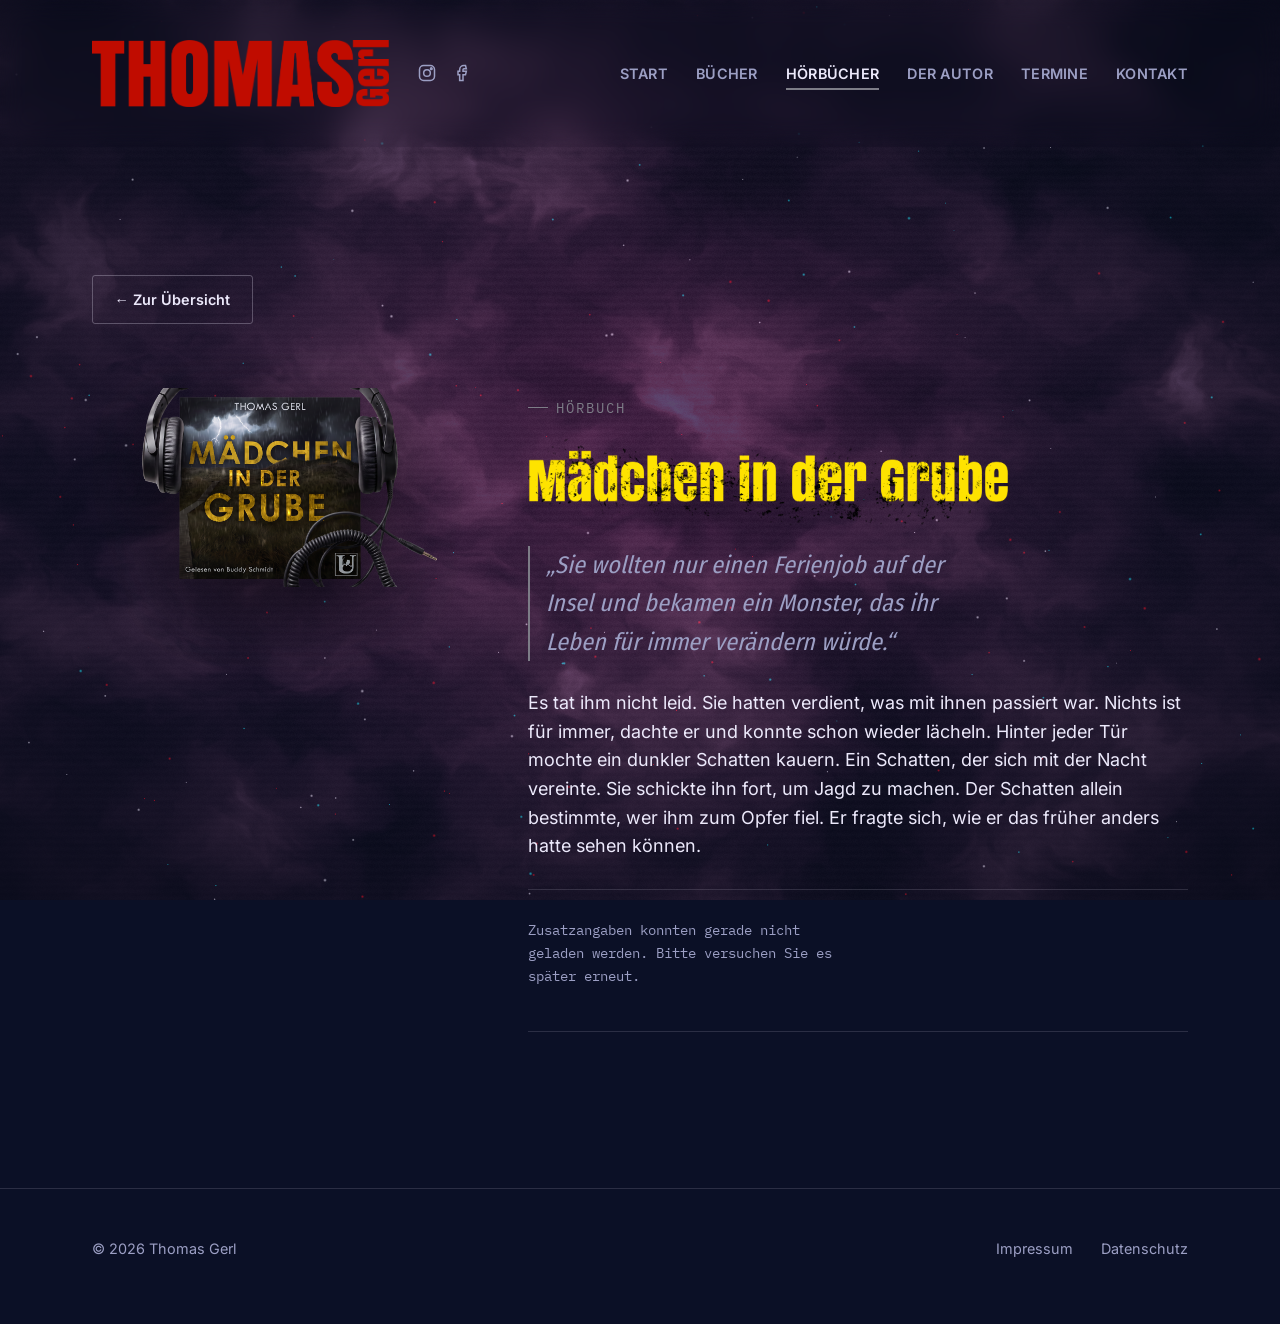
<file: hoerbuch-maedchen-in-der-grube.html>
<!doctype html>
<html lang="de">
<head>
  <meta charset="utf-8">
  <meta name="color-scheme" content="dark">
  <meta name="viewport" content="width=device-width, initial-scale=1">
  <title>Mädchen in der Grube — Hörbuch — Thomas Gerl</title>
  <meta name="description" content="Mädchen in der Grube als Hörbuch: Ein Ferienjob auf einer Nordseeinsel, verschwundene Menschen und ein Mörder, der mitten unter ihnen lauert. Thriller von Thomas Gerl.">
  <link rel="stylesheet" href="assets/css/style.css">
</head>
<body>
  <a class="skip-link" href="#main">Zum Inhalt springen</a>

  <canvas class="site-silk-bg" data-vhs-background aria-hidden="true"></canvas>

  <header class="site-header">
    <div class="wrap site-header__bar">
      <div class="site-header__start">
        <a class="brand" href="index.html"><img class="brand__logo" src="assets/img/logo-thomas-gerl-header.png" alt="Thomas Gerl" width="1373" height="309"></a>
        <div class="site-header__social">
          <a href="https://www.instagram.com/thomas_gerl/" aria-label="Instagram">
            <svg viewBox="0 0 24 24" fill="none" stroke="currentColor" stroke-width="1.8"><rect x="3" y="3" width="18" height="18" rx="5"/><circle cx="12" cy="12" r="4"/><circle cx="17.2" cy="6.8" r="1"/></svg>
          </a>
          <a href="https://www.facebook.com/profile.php?id=1740471321" aria-label="Facebook">
            <svg viewBox="0 0 24 24" fill="none" stroke="currentColor" stroke-width="1.8"><path d="M15 3h-2a5 5 0 0 0-5 5v2H6v4h2v7h4v-7h3l1-4h-4V8a1 1 0 0 1 1-1h3z"/></svg>
          </a>
        </div>
      </div>
      <button class="nav-toggle" aria-expanded="false" aria-controls="primary-nav" aria-label="Menü öffnen">
        <svg viewBox="0 0 24 24" fill="none" stroke="currentColor" stroke-width="2" stroke-linecap="round"><path d="M3 6h18M3 12h18M3 18h18"/></svg>
      </button>
      <nav aria-label="Hauptnavigation">
        <ul id="primary-nav" class="primary-nav">
          <li><a href="index.html">Start</a></li>
          <li><a href="buecher.html">Bücher</a></li>
          <li><a href="hoerbuecher.html" aria-current="page">Hörbücher</a></li>
          <li><a href="autor.html">Der Autor</a></li>
          <li><a href="termine.html">Termine</a></li>
          <li><a href="kontakt.html">Kontakt</a></li>
        </ul>
      </nav>
    </div>
  </header>

  <main id="main">
    <section class="section">
      <div class="wrap">
        <p><a href="hoerbuecher.html" class="btn btn--ghost back-link">← Zur Übersicht</a></p>

        <div class="book-detail__grid">
          <div>
            <img class="book-detail__cover book-detail__cover--filled" src="assets/img/cover-hoerbuch-maedchen-in-der-grube.png" alt="Hörbuchcover „Mädchen in der Grube“" width="2752" height="1536">
          </div>

          <div>
            <span class="eyebrow">Hörbuch</span>
            <h1><img class="book-section__title-img" src="assets/img/title-maedchen-in-der-grube.png" alt="Mädchen in der Grube" width="1408" height="277"></h1>
            <p class="hero__quote">„Sie wollten nur einen Ferienjob auf der Insel und bekamen ein Monster, das ihr Leben für immer verändern würde.“</p>

            <p>Es tat ihm nicht leid. Sie hatten verdient, was mit ihnen passiert war. Nichts ist für immer, dachte er und konnte schon wieder lächeln. Hinter jeder Tür mochte ein dunkler Schatten kauern. Ein Schatten, der sich mit der Nacht vereinte. Sie schickte ihn fort, um Jagd zu machen. Der Schatten allein bestimmte, wer ihm zum Opfer fiel. Er fragte sich, wie er das früher anders hatte sehen können.</p>

            <dl class="book-detail__meta-list" id="book-meta-list" data-book-title="Mädchen in der Grube" data-require-column="EAN" data-exclude-columns="E-Book">
              <p class="termine-status">Zusatzangaben werden geladen …</p>
            </dl>
          </div>
        </div>
      </div>
    </section>
  </main>

  <footer class="site-footer">
    <div class="wrap site-footer__grid">
      <p>© <span id="year">2026</span> Thomas Gerl</p>
      <nav aria-label="Rechtliches">
        <ul>
          <li><a href="impressum.html">Impressum</a></li>
          <li><a href="datenschutz.html">Datenschutz</a></li>
        </ul>
      </nav>
    </div>
  </footer>

  <script src="assets/js/main.js"></script>
  <script src="assets/js/vhs-background.js"></script>
  <script src="assets/js/buch-detail.js"></script>
</body>
</html>
</file>
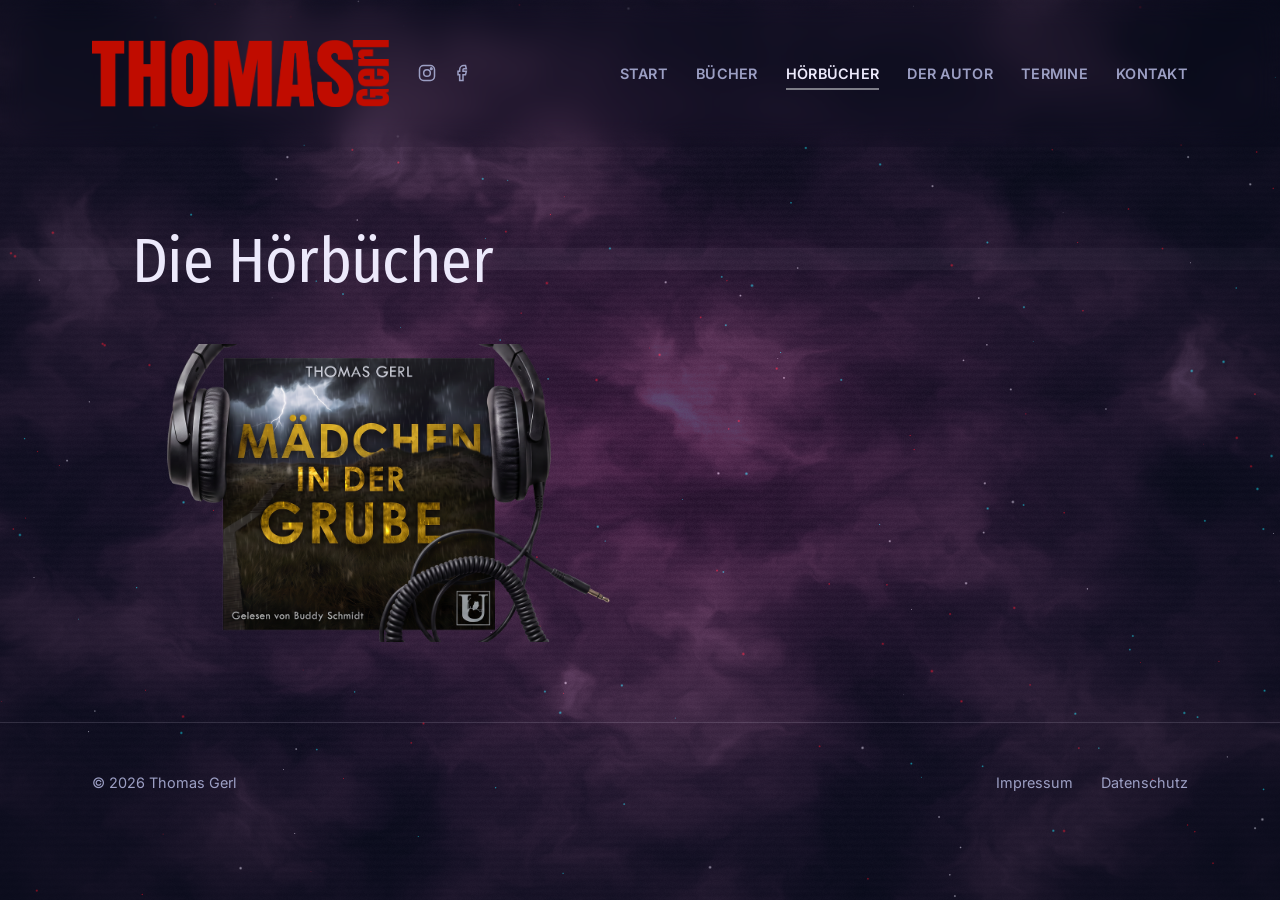
<file: hoerbuecher.html>
<!doctype html>
<html lang="de">
<head>
  <meta charset="utf-8">
  <meta name="color-scheme" content="dark">
  <meta name="viewport" content="width=device-width, initial-scale=1">
  <title>Hörbücher — Thomas Gerl</title>
  <meta name="description" content="Die Hörbücher von Thomas Gerl im Überblick: Mädchen in der Grube.">
  <link rel="stylesheet" href="assets/css/style.css">
</head>
<body>
  <a class="skip-link" href="#main">Zum Inhalt springen</a>

  <canvas class="site-silk-bg" data-vhs-background aria-hidden="true"></canvas>

  <header class="site-header">
    <div class="wrap site-header__bar">
      <div class="site-header__start">
        <a class="brand" href="index.html"><img class="brand__logo" src="assets/img/logo-thomas-gerl-header.png" alt="Thomas Gerl" width="1373" height="309"></a>
        <div class="site-header__social">
          <a href="https://www.instagram.com/thomas_gerl/" aria-label="Instagram">
            <svg viewBox="0 0 24 24" fill="none" stroke="currentColor" stroke-width="1.8"><rect x="3" y="3" width="18" height="18" rx="5"/><circle cx="12" cy="12" r="4"/><circle cx="17.2" cy="6.8" r="1"/></svg>
          </a>
          <a href="https://www.facebook.com/profile.php?id=1740471321" aria-label="Facebook">
            <svg viewBox="0 0 24 24" fill="none" stroke="currentColor" stroke-width="1.8"><path d="M15 3h-2a5 5 0 0 0-5 5v2H6v4h2v7h4v-7h3l1-4h-4V8a1 1 0 0 1 1-1h3z"/></svg>
          </a>
        </div>
      </div>
      <button class="nav-toggle" aria-expanded="false" aria-controls="primary-nav" aria-label="Menü öffnen">
        <svg viewBox="0 0 24 24" fill="none" stroke="currentColor" stroke-width="2" stroke-linecap="round"><path d="M3 6h18M3 12h18M3 18h18"/></svg>
      </button>
      <nav aria-label="Hauptnavigation">
        <ul id="primary-nav" class="primary-nav">
          <li><a href="index.html">Start</a></li>
          <li><a href="buecher.html">Bücher</a></li>
          <li><a href="hoerbuecher.html" aria-current="page">Hörbücher</a></li>
          <li><a href="autor.html">Der Autor</a></li>
          <li><a href="termine.html">Termine</a></li>
          <li><a href="kontakt.html">Kontakt</a></li>
        </ul>
      </nav>
    </div>
  </header>

  <main id="main">
    <section class="section--tight buecher-lead">
      <div class="wrap">
        <div class="section-head">
          <h1>Die Hörbücher</h1>
        </div>
      </div>
    </section>

    <section class="buecher-cards">
      <div class="wrap">
        <div class="case-board">
          <a class="case-card reveal" href="hoerbuch-maedchen-in-der-grube.html">
            <img class="case-card__cover" src="assets/img/cover-hoerbuch-maedchen-in-der-grube.png" alt="Hörbuchcover „Mädchen in der Grube“" width="2752" height="1536">
            <div class="case-card__overlay">
              <h2 class="case-card__title">Mädchen in der Grube</h2>
              <p class="hero__quote"><span>Sie wollten nur einen Ferienjob auf der Insel — und bekamen ein Monster, das ihr Leben für immer verändern würde.</span></p>
              <span class="btn btn--primary">Mehr erfahren</span>
            </div>
          </a>
        </div>
      </div>
    </section>
  </main>

  <footer class="site-footer">
    <div class="wrap site-footer__grid">
      <p>© <span id="year">2026</span> Thomas Gerl</p>
      <nav aria-label="Rechtliches">
        <ul>
          <li><a href="impressum.html">Impressum</a></li>
          <li><a href="datenschutz.html">Datenschutz</a></li>
        </ul>
      </nav>
    </div>
  </footer>

  <script src="assets/js/main.js"></script>
  <script src="assets/js/vhs-background.js"></script>
</body>
</html>
</file>
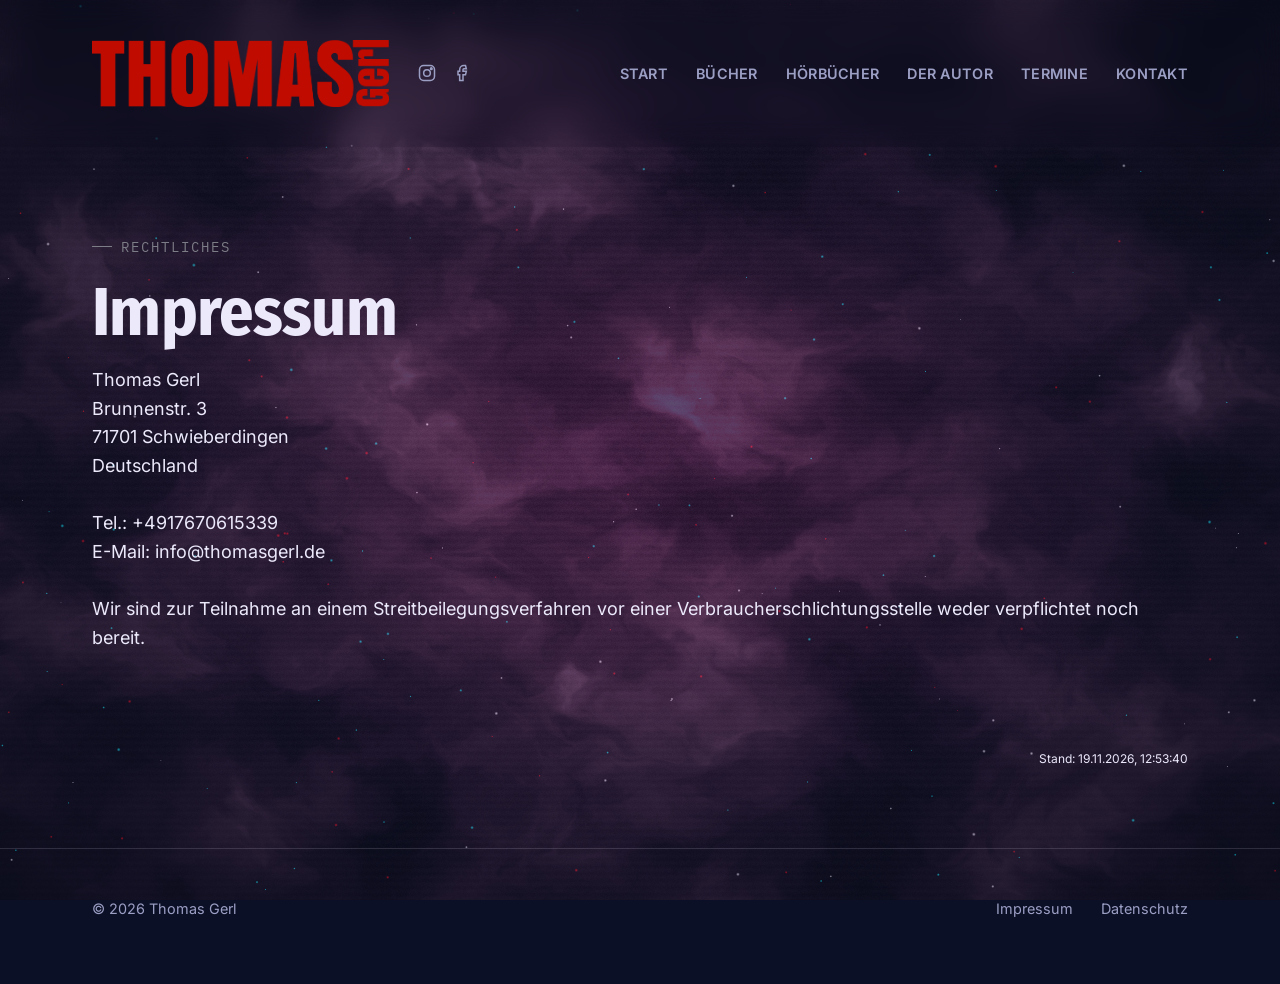
<file: impressum.html>
<!doctype html>
<html lang="de">
<head>
  <meta charset="utf-8">
  <meta name="color-scheme" content="dark">
  <meta name="viewport" content="width=device-width, initial-scale=1">
  <title>Impressum — Thomas Gerl</title>
  <meta name="robots" content="noindex">
  <link rel="stylesheet" href="assets/css/style.css">
</head>
<body>
  <a class="skip-link" href="#main">Zum Inhalt springen</a>

  <canvas class="site-silk-bg" data-vhs-background aria-hidden="true"></canvas>

  <header class="site-header">
    <div class="wrap site-header__bar">
      <div class="site-header__start">
        <a class="brand" href="index.html"><img class="brand__logo" src="assets/img/logo-thomas-gerl-header.png" alt="Thomas Gerl" width="1373" height="309"></a>
        <div class="site-header__social">
          <a href="https://www.instagram.com/thomas_gerl/" aria-label="Instagram">
            <svg viewBox="0 0 24 24" fill="none" stroke="currentColor" stroke-width="1.8"><rect x="3" y="3" width="18" height="18" rx="5"/><circle cx="12" cy="12" r="4"/><circle cx="17.2" cy="6.8" r="1"/></svg>
          </a>
          <a href="https://www.facebook.com/profile.php?id=1740471321" aria-label="Facebook">
            <svg viewBox="0 0 24 24" fill="none" stroke="currentColor" stroke-width="1.8"><path d="M15 3h-2a5 5 0 0 0-5 5v2H6v4h2v7h4v-7h3l1-4h-4V8a1 1 0 0 1 1-1h3z"/></svg>
          </a>
        </div>
      </div>
      <button class="nav-toggle" aria-expanded="false" aria-controls="primary-nav" aria-label="Menü öffnen">
        <svg viewBox="0 0 24 24" fill="none" stroke="currentColor" stroke-width="2" stroke-linecap="round"><path d="M3 6h18M3 12h18M3 18h18"/></svg>
      </button>
      <nav aria-label="Hauptnavigation">
        <ul id="primary-nav" class="primary-nav">
          <li><a href="index.html">Start</a></li>
          <li><a href="buecher.html">Bücher</a></li>
          <li><a href="hoerbuecher.html">Hörbücher</a></li>
          <li><a href="autor.html">Der Autor</a></li>
          <li><a href="termine.html">Termine</a></li>
          <li><a href="kontakt.html">Kontakt</a></li>
        </ul>
      </nav>
    </div>
  </header>

  <main id="main">
    <section class="section--tight">
      <div class="wrap legal-content">
        <span class="eyebrow">Rechtliches</span>
        <h1>Impressum</h1>

        <div>Thomas Gerl<br />
          Brunnenstr. 3<br />
          71701 Schwieberdingen<br />
          Deutschland<br />
          <br />
          Tel.: +4917670615339<br />
          E-Mail: info@thomasgerl.de<br />
          <br />
          Wir sind zur Teilnahme an einem Streitbeilegungsverfahren vor einer Verbraucherschlichtungsstelle weder verpflichtet noch bereit.
          </div><div id="itkanzlei_txt_copyright" style="font-size: 12px; margin-top: 8em;"><div style="display: inline-block; vertical-align:
            top; margin-left: 5px; float: right; white-space: nowrap;">Stand: 19.11.2026, 12:53:40</div><div style="clear: right;"></div></div>
      </div>
    </section>
  </main>

  <footer class="site-footer">
    <div class="wrap site-footer__grid">
      <p>© <span id="year">2026</span> Thomas Gerl</p>
      <nav aria-label="Rechtliches">
        <ul>
          <li><a href="impressum.html" aria-current="page">Impressum</a></li>
          <li><a href="datenschutz.html">Datenschutz</a></li>
        </ul>
      </nav>
    </div>
  </footer>

  <script src="assets/js/main.js"></script>
  <script src="assets/js/vhs-background.js"></script>
</body>
</html>
</file>
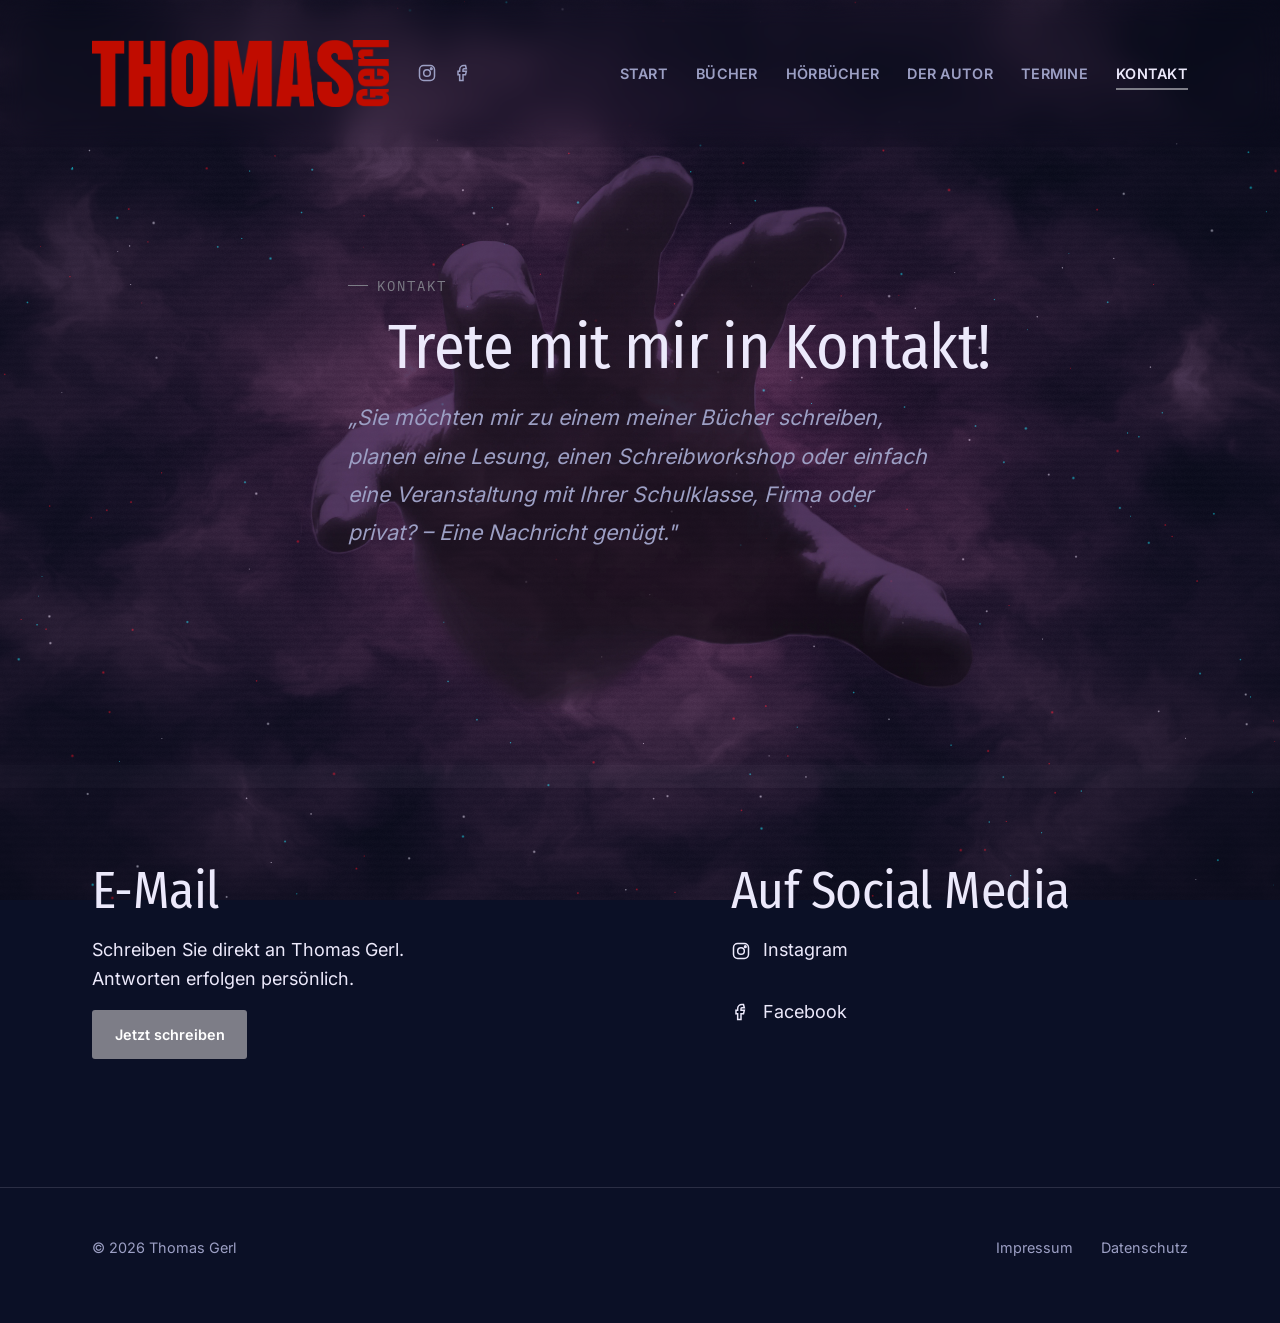
<file: kontakt.html>
<!doctype html>
<html lang="de">
<head>
  <meta charset="utf-8">
  <meta name="color-scheme" content="dark">
  <meta name="viewport" content="width=device-width, initial-scale=1">
  <title>Kontakt — Thomas Gerl</title>
  <meta name="description" content="Kontaktieren Sie Thomas Gerl per E-Mail, Instagram oder Facebook.">
  <link rel="stylesheet" href="assets/css/style.css">
</head>
<body>
  <a class="skip-link" href="#main">Zum Inhalt springen</a>

  <canvas class="site-silk-bg" data-vhs-background aria-hidden="true"></canvas>

  <header class="site-header">
    <div class="wrap site-header__bar">
      <div class="site-header__start">
        <a class="brand" href="index.html"><img class="brand__logo" src="assets/img/logo-thomas-gerl-header.png" alt="Thomas Gerl" width="1373" height="309"></a>
        <div class="site-header__social">
          <a href="https://www.instagram.com/thomas_gerl/" aria-label="Instagram">
            <svg viewBox="0 0 24 24" fill="none" stroke="currentColor" stroke-width="1.8"><rect x="3" y="3" width="18" height="18" rx="5"/><circle cx="12" cy="12" r="4"/><circle cx="17.2" cy="6.8" r="1"/></svg>
          </a>
          <a href="https://www.facebook.com/profile.php?id=1740471321" aria-label="Facebook">
            <svg viewBox="0 0 24 24" fill="none" stroke="currentColor" stroke-width="1.8"><path d="M15 3h-2a5 5 0 0 0-5 5v2H6v4h2v7h4v-7h3l1-4h-4V8a1 1 0 0 1 1-1h3z"/></svg>
          </a>
        </div>
      </div>
      <button class="nav-toggle" aria-expanded="false" aria-controls="primary-nav" aria-label="Menü öffnen">
        <svg viewBox="0 0 24 24" fill="none" stroke="currentColor" stroke-width="2" stroke-linecap="round"><path d="M3 6h18M3 12h18M3 18h18"/></svg>
      </button>
      <nav aria-label="Hauptnavigation">
        <ul id="primary-nav" class="primary-nav">
          <li><a href="index.html">Start</a></li>
          <li><a href="buecher.html">Bücher</a></li>
          <li><a href="hoerbuecher.html">Hörbücher</a></li>
          <li><a href="autor.html">Der Autor</a></li>
          <li><a href="termine.html">Termine</a></li>
          <li><a href="kontakt.html" aria-current="page">Kontakt</a></li>
        </ul>
      </nav>
    </div>
  </header>

  <main id="main">
    <section class="section--tight page-hero page-hero--kontakt">
      <div class="wrap section-head">
        <span class="eyebrow">Kontakt</span>
        <h1 class="heading--light">Trete mit mir in Kontakt!</h1>
        <p class="lede"><span class="lede--quote">„Sie möchten mir zu einem meiner Bücher schreiben, planen eine Lesung, einen Schreibworkshop oder einfach eine Veranstaltung mit Ihrer Schulklasse, Firma oder privat? – Eine Nachricht genügt."</span></p>
      </div>
    </section>

    <section class="section">
      <div class="wrap">
        <div class="contact-grid">
          <div class="contact-card">
            <h2>E-Mail</h2>
            <p>Schreiben Sie direkt an Thomas Gerl.<br>Antworten erfolgen persönlich.</p>
            <a class="btn btn--primary" href="mailto:mail@thomasgerl.de">Jetzt schreiben</a>
          </div>

          <div class="contact-card">
            <h2>Auf Social Media</h2>
            <ul class="social-list">
              <li>
                <a href="https://www.instagram.com/thomas_gerl/">
                  <svg viewBox="0 0 24 24" fill="none" stroke="currentColor" stroke-width="1.8"><rect x="3" y="3" width="18" height="18" rx="5"/><circle cx="12" cy="12" r="4"/><circle cx="17.2" cy="6.8" r="1"/></svg>
                  Instagram
                </a>
              </li>
              <li>
                <a href="https://www.facebook.com/profile.php?id=1740471321">
                  <svg viewBox="0 0 24 24" fill="none" stroke="currentColor" stroke-width="1.8"><path d="M15 3h-2a5 5 0 0 0-5 5v2H6v4h2v7h4v-7h3l1-4h-4V8a1 1 0 0 1 1-1h3z"/></svg>
                  Facebook
                </a>
              </li>
            </ul>
          </div>
        </div>
      </div>
    </section>
  </main>

  <footer class="site-footer">
    <div class="wrap site-footer__grid">
      <p>© <span id="year">2026</span> Thomas Gerl</p>
      <nav aria-label="Rechtliches">
        <ul>
          <li><a href="impressum.html">Impressum</a></li>
          <li><a href="datenschutz.html">Datenschutz</a></li>
        </ul>
      </nav>
    </div>
  </footer>

  <script src="assets/js/main.js"></script>
  <script src="assets/js/vhs-background.js"></script>
</body>
</html>
</file>
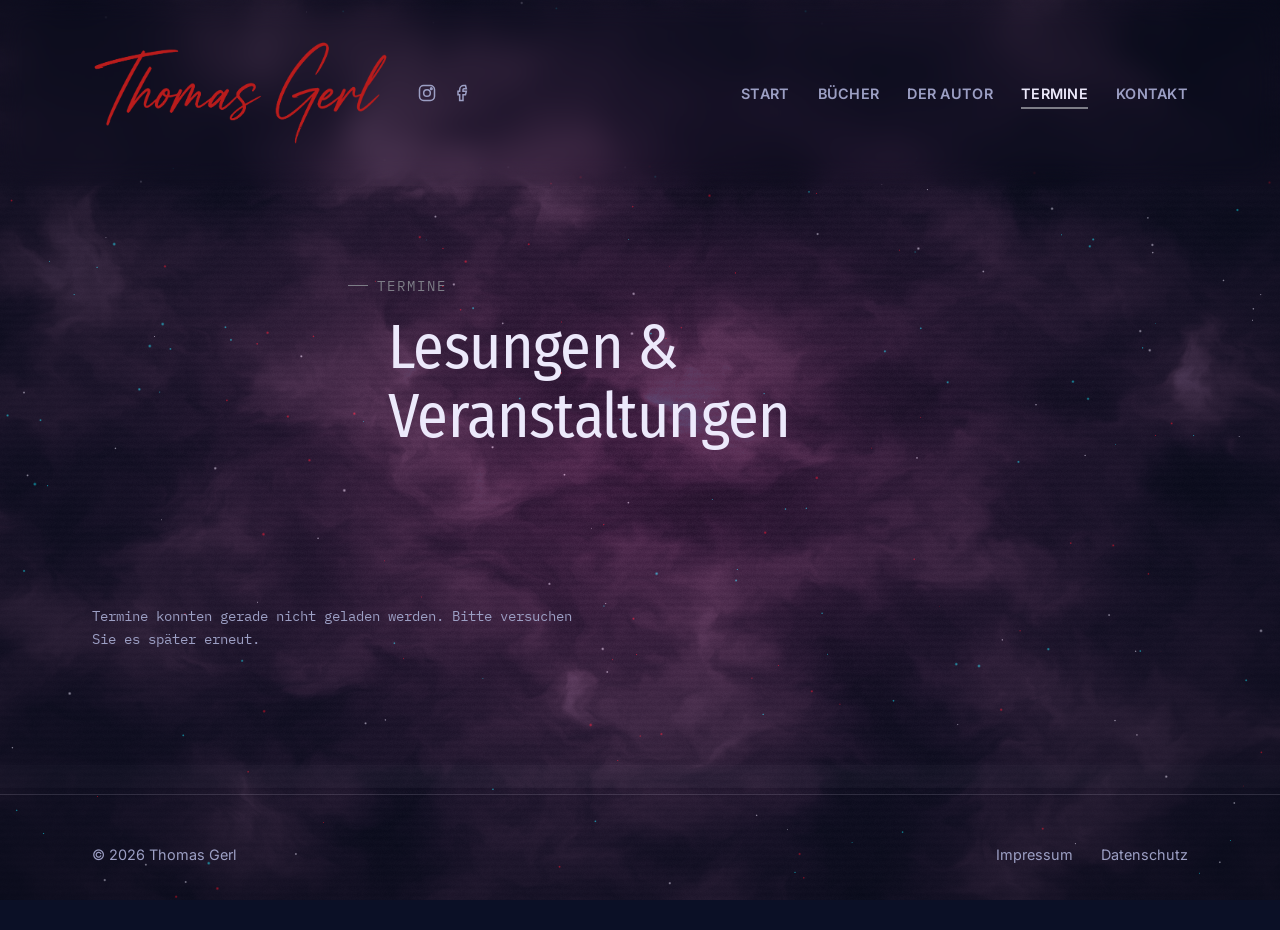
<file: termine.html>
<!doctype html>
<html lang="de">
<head>
  <meta charset="utf-8">
  <meta name="color-scheme" content="dark">
  <meta name="viewport" content="width=device-width, initial-scale=1">
  <title>Termine — Thomas Gerl</title>
  <meta name="description" content="Alle Lesungen, Buchmessen und Veranstaltungen von Thomas Gerl im Überblick.">
  <link rel="stylesheet" href="assets/css/style.css">
</head>
<body class="page-termine">
  <a class="skip-link" href="#main">Zum Inhalt springen</a>

  <canvas class="site-silk-bg" data-vhs-background aria-hidden="true"></canvas>

  <header class="site-header">
    <div class="wrap site-header__bar">
      <div class="site-header__start">
        <a class="brand" href="index.html"><img class="brand__logo" src="assets/img/logo-thomas-gerl.png" alt="Thomas Gerl" width="1603" height="573"></a>
        <div class="site-header__social">
          <a href="https://www.instagram.com/thomas_gerl/" aria-label="Instagram">
            <svg viewBox="0 0 24 24" fill="none" stroke="currentColor" stroke-width="1.8"><rect x="3" y="3" width="18" height="18" rx="5"/><circle cx="12" cy="12" r="4"/><circle cx="17.2" cy="6.8" r="1"/></svg>
          </a>
          <a href="https://www.facebook.com/profile.php?id=1740471321" aria-label="Facebook">
            <svg viewBox="0 0 24 24" fill="none" stroke="currentColor" stroke-width="1.8"><path d="M15 3h-2a5 5 0 0 0-5 5v2H6v4h2v7h4v-7h3l1-4h-4V8a1 1 0 0 1 1-1h3z"/></svg>
          </a>
        </div>
      </div>
      <button class="nav-toggle" aria-expanded="false" aria-controls="primary-nav" aria-label="Menü öffnen">
        <svg viewBox="0 0 24 24" fill="none" stroke="currentColor" stroke-width="2" stroke-linecap="round"><path d="M3 6h18M3 12h18M3 18h18"/></svg>
      </button>
      <nav aria-label="Hauptnavigation">
        <ul id="primary-nav" class="primary-nav">
          <li><a href="index.html">Start</a></li>
          <li><a href="buecher.html">Bücher</a></li>
          <li><a href="autor.html">Der Autor</a></li>
          <li><a href="termine.html" aria-current="page">Termine</a></li>
          <li><a href="kontakt.html">Kontakt</a></li>
        </ul>
      </nav>
    </div>
  </header>

  <main id="main">
    <section class="section--tight">
      <div class="wrap section-head">
        <span class="eyebrow">Termine</span>
        <h1 class="heading--light">Lesungen &amp; Veranstaltungen</h1>
      </div>
    </section>

    <section class="section termine-events">
      <div class="wrap">
        <div id="termine-list" class="termine-list" aria-live="polite">
          <p class="termine-status">Termine werden geladen …</p>
        </div>
      </div>
    </section>
  </main>

  <footer class="site-footer">
    <div class="wrap site-footer__grid">
      <p>© <span id="year">2026</span> Thomas Gerl</p>
      <nav aria-label="Rechtliches">
        <ul>
          <li><a href="impressum.html">Impressum</a></li>
          <li><a href="datenschutz.html">Datenschutz</a></li>
        </ul>
      </nav>
    </div>
  </footer>

  <script src="assets/js/main.js"></script>
  <script src="assets/js/vhs-background.js"></script>
  <script src="assets/js/termine.js"></script>
</body>
</html>
</file>
<file: assets/css/style.css>
/* ==========================================================================
   Thomas Gerl — Autorenwebsite
   Palette "Silk": tiefes Nachtblau, Kobalt, Flieder, Rosé.
   ========================================================================== */

/* --------------------------------------------------------------------------
   Web Fonts (lokal statt Google Fonts CDN, DSGVO/Datenschutz)
   -------------------------------------------------------------------------- */

@font-face {
  font-family: "Fira Sans Condensed";
  font-style: normal;
  font-weight: 400;
  font-display: swap;
  src: url("../fonts/fira-sans-condensed-400.woff2") format("woff2");
}

@font-face {
  font-family: "Fira Sans Condensed";
  font-style: normal;
  font-weight: 500;
  font-display: swap;
  src: url("../fonts/fira-sans-condensed-500.woff2") format("woff2");
}

@font-face {
  font-family: "Fira Sans Condensed";
  font-style: normal;
  font-weight: 600;
  font-display: swap;
  src: url("../fonts/fira-sans-condensed-600.woff2") format("woff2");
}

@font-face {
  font-family: "Fira Sans Condensed";
  font-style: normal;
  font-weight: 700;
  font-display: swap;
  src: url("../fonts/fira-sans-condensed-700.woff2") format("woff2");
}

@font-face {
  font-family: "Inter";
  font-style: normal;
  font-weight: 400;
  font-display: swap;
  src: url("../fonts/inter-variable.woff2") format("woff2");
}

@font-face {
  font-family: "Inter";
  font-style: normal;
  font-weight: 500;
  font-display: swap;
  src: url("../fonts/inter-variable.woff2") format("woff2");
}

@font-face {
  font-family: "Inter";
  font-style: normal;
  font-weight: 600;
  font-display: swap;
  src: url("../fonts/inter-variable.woff2") format("woff2");
}

@font-face {
  font-family: "Inter";
  font-style: normal;
  font-weight: 700;
  font-display: swap;
  src: url("../fonts/inter-variable.woff2") format("woff2");
}

@font-face {
  font-family: "IBM Plex Mono";
  font-style: normal;
  font-weight: 400;
  font-display: swap;
  src: url("../fonts/ibm-plex-mono-400.woff2") format("woff2");
}

@font-face {
  font-family: "IBM Plex Mono";
  font-style: normal;
  font-weight: 500;
  font-display: swap;
  src: url("../fonts/ibm-plex-mono-500.woff2") format("woff2");
}

:root {
  /* Farb-Tokens */
  --color-bg: #0b1026;
  --color-bg-elevated: #161b3d;
  --color-bg-elevated-2: #1e234c;
  --color-fg: #ece9fb;
  --color-fg-muted: #9c9fc4;
  --color-accent: #7d7d87;
  --color-accent-text: #7d7d87;
  --color-stamp: #ffd6e7;
  --color-border: rgba(236, 234, 251, 0.14);
  --color-border-strong: rgba(236, 234, 251, 0.28);
  --color-scrim: rgba(8, 11, 28, 0.65);

  /* Typografie */
  --font-display: "Fira Sans Condensed", "Helvetica Neue", Arial, sans-serif;
  --font-body: "Inter", -apple-system, BlinkMacSystemFont, "Segoe UI", sans-serif;
  --font-mono: "IBM Plex Mono", ui-monospace, "SF Mono", monospace;

  --step--1: clamp(0.83rem, 0.8rem + 0.15vw, 0.9rem);
  --step-0: clamp(1rem, 0.96rem + 0.2vw, 1.125rem);
  --step-1: clamp(1.2rem, 1.1rem + 0.5vw, 1.5rem);
  --step-2: clamp(1.5rem, 1.3rem + 1vw, 2rem);
  --step-3: clamp(2rem, 1.6rem + 2vw, 2.75rem);
  --step-4: clamp(2.6rem, 1.9rem + 3.5vw, 4.25rem);

  /* Layout */
  --content-max: 72rem;
  --space-xs: 0.5rem;
  --space-sm: 1rem;
  --space-md: 1.75rem;
  --space-lg: 3rem;
  --space-xl: 5rem;
  --space-2xl: 8rem;
  --radius: 3px;
  --ease: cubic-bezier(0.2, 0.7, 0.2, 1);
}

/* --------------------------------------------------------------------------
   Reset & Grundlagen
   -------------------------------------------------------------------------- */

*,
*::before,
*::after {
  box-sizing: border-box;
}

html {
  background: var(--color-bg);
  color-scheme: dark;
  scroll-behavior: smooth;
  overscroll-behavior-y: none;
}

@media (prefers-reduced-motion: reduce) {
  html {
    scroll-behavior: auto;
  }
}

body {
  margin: 0;
  background: var(--color-bg);
  color: var(--color-fg);
  font-family: var(--font-body);
  font-size: var(--step-0);
  line-height: 1.6;
  -webkit-font-smoothing: antialiased;
  overscroll-behavior-y: none;
}

img,
svg {
  max-width: 100%;
  height: auto;
  display: block;
}

a {
  color: var(--color-accent-text);
}

a:not([class]) {
  text-decoration-color: rgba(177, 140, 255, 0.4);
  text-underline-offset: 0.2em;
}

h1,
h2,
h3 {
  font-family: var(--font-display);
  font-weight: 600;
  line-height: 1.12;
  margin: 0 0 var(--space-sm);
  letter-spacing: -0.01em;
}

h1 {
  font-size: var(--step-4);
  font-weight: 700;
}

h2 {
  font-size: var(--step-3);
}

h3 {
  font-size: var(--step-1);
}

p {
  margin: 0 0 var(--space-sm);
  max-width: 62ch;
}

.lede {
  font-size: var(--step-1);
  color: var(--color-fg-muted);
  max-width: 46ch;
}

.lede--quote {
  font-style: italic;
  font-size: calc(var(--step-1) - 2pt);
}

ul {
  padding-left: 1.2em;
}

:focus-visible {
  outline: 2px solid var(--color-accent-text);
  outline-offset: 3px;
  border-radius: 2px;
}

.visually-hidden {
  position: absolute;
  width: 1px;
  height: 1px;
  overflow: hidden;
  clip: rect(0 0 0 0);
  white-space: nowrap;
}

.skip-link {
  position: absolute;
  top: -6rem;
  left: var(--space-sm);
  background: var(--color-accent);
  color: #fff;
  padding: 0.6em 1em;
  border-radius: var(--radius);
  z-index: 1000;
  transition: top 150ms var(--ease);
}

.skip-link:focus {
  top: var(--space-sm);
}

/* --------------------------------------------------------------------------
   Layout-Hilfen
   -------------------------------------------------------------------------- */

main {
  position: relative;
  z-index: 1;
}

.wrap {
  max-width: var(--content-max);
  margin-inline: auto;
  padding-inline: var(--space-md);
}

.section {
  padding-block: var(--space-2xl);
}

.section--tight {
  padding-block: var(--space-xl);
}

.section--bordered {
  border-top: 1px solid var(--color-border);
}

.section-head {
  max-width: 40rem;
  margin-bottom: var(--space-lg);
}

.buecher-lead {
  padding-bottom: 0;
}

.buecher-lead h1,
.heading--light {
  font-weight: 400;
  font-size: calc(var(--step-4) - 6px);
  margin-left: 2.5rem;
}

.buecher-cards {
  padding-top: 0;
  padding-bottom: var(--space-xl);
}

.page-hero {
  position: relative;
}

.page-hero::before {
  content: "";
  position: absolute;
  inset: 0;
  background-position: center;
  background-size: cover;
  background-repeat: no-repeat;
  z-index: 0;
}

.page-hero > .wrap {
  position: relative;
  z-index: 1;
}

.page-hero--kontakt::before {
  background-image: url("../img/kontakt-hintergrund.webp");
  background-position: center;
  background-size: contain;
}

.page-hero--kontakt h1 {
  white-space: nowrap;
}

.page-hero--kontakt {
  min-height: 588px;
  display: flex;
  align-items: center;
}

@media (max-width: 720px) {
  .page-hero--kontakt h1 {
    white-space: normal;
  }
}

.eyebrow {
  display: inline-flex;
  align-items: center;
  gap: 0.6em;
  font-family: var(--font-mono);
  font-size: var(--step--1);
  letter-spacing: 0.14em;
  text-transform: uppercase;
  color: var(--color-accent-text);
  margin-bottom: var(--space-sm);
}

.eyebrow::before {
  content: "";
  width: 1.4em;
  height: 1px;
  background: var(--color-accent);
}

/* --------------------------------------------------------------------------
   Kopfzeile / Navigation
   -------------------------------------------------------------------------- */

.site-header {
  position: sticky;
  top: 0;
  z-index: 100;
  background: rgba(11, 16, 38, 0.01);
  backdrop-filter: blur(14px);
  -webkit-backdrop-filter: blur(14px);
}

/* Startseite: Header bleibt komplett transparent über dem animierten Hero */
body.snap-page .site-header {
  position: fixed;
  left: 0;
  right: 0;
}

.site-header__bar {
  display: flex;
  align-items: center;
  justify-content: space-between;
  padding-block: 2.5rem;
}

.site-header__start {
  display: flex;
  align-items: center;
  gap: var(--space-md);
}

.brand {
  display: inline-flex;
  text-decoration: none;
}

.brand__logo {
  width: clamp(14.6rem, 12.3rem + 7.8vw, 20.2rem);
  height: auto;
}

.site-header__social {
  display: flex;
  align-items: center;
  gap: var(--space-sm);
}

.site-header__social a {
  display: inline-flex;
  color: var(--color-fg-muted);
  transition: color 150ms var(--ease);
}

.site-header__social a:hover {
  color: var(--color-accent-text);
}

.site-header__social svg {
  width: 20px;
  height: 20px;
}

.nav-toggle {
  display: none;
  background: none;
  border: 1px solid var(--color-border-strong);
  border-radius: var(--radius);
  color: var(--color-fg);
  width: 44px;
  height: 44px;
  align-items: center;
  justify-content: center;
  cursor: pointer;
}

.nav-toggle svg {
  width: 20px;
  height: 20px;
}

.primary-nav {
  display: flex;
  align-items: center;
  gap: var(--space-md);
  list-style: none;
  margin: 0;
  padding: 0;
}

.primary-nav a {
  color: var(--color-fg-muted);
  text-decoration: none;
  font-size: var(--step--1);
  letter-spacing: 0.02em;
  text-transform: uppercase;
  font-weight: 600;
  padding: 0.4em 0;
  border-bottom: 2px solid transparent;
  transition: color 180ms var(--ease), border-color 180ms var(--ease);
}

.primary-nav a:hover,
.primary-nav a[aria-current="page"] {
  color: var(--color-fg);
  border-color: var(--color-accent);
}

@media (max-width: 720px) {
  .nav-toggle {
    display: inline-flex;
  }

  .primary-nav {
    position: absolute;
    inset: 100% 0 auto 0;
    flex-direction: column;
    align-items: flex-start;
    gap: 0;
    background: var(--color-bg-elevated);
    border-bottom: 1px solid var(--color-border);
    max-height: 0;
    overflow: hidden;
    transition: max-height 220ms var(--ease);
  }

  .primary-nav.is-open {
    max-height: 24rem;
  }

  .primary-nav li {
    width: 100%;
  }

  .primary-nav a {
    display: block;
    padding: var(--space-sm) var(--space-md);
    width: 100%;
    border-bottom: 1px solid var(--color-border);
    border-left: 2px solid transparent;
  }

  .primary-nav a:hover,
  .primary-nav a[aria-current="page"] {
    border-color: var(--color-border);
    border-left-color: var(--color-accent);
  }
}

/* --------------------------------------------------------------------------
   Hero-Textbausteine (wiederverwendet in Buch-Sektionen & Detailseiten)
   -------------------------------------------------------------------------- */

.hero__quote {
  font-family: var(--font-display);
  font-style: italic;
  font-size: var(--step-1);
  color: var(--color-fg-muted);
  border-left: 2px solid var(--color-accent);
  padding-left: var(--space-sm);
  margin-bottom: var(--space-md);
  max-width: 34ch;
}

.book-detail__grid p:not(.hero__quote) + p.hero__quote {
  margin-top: var(--space-md);
}

/* --------------------------------------------------------------------------
   Startseite: 3 Buch-Sektionen im Scroll-Snap
   -------------------------------------------------------------------------- */

body.snap-page {
  scroll-snap-type: y proximity;
}

@media (prefers-reduced-motion: reduce) {
  body.snap-page {
    scroll-snap-type: none;
  }
}

.site-silk-bg {
  position: fixed;
  inset: 0;
  width: 100vw;
  height: 100vh;
  z-index: 0;
  background: var(--color-bg);
  opacity: 0;
  transition: opacity 400ms ease;
}

.site-silk-bg.is-ready {
  opacity: 1;
}

@media (prefers-reduced-motion: reduce) {
  .site-silk-bg {
    transition: none;
  }
}

.book-section {
  position: relative;
  z-index: 1;
  min-height: 100dvh;
  display: flex;
  align-items: center;
  padding-block: calc(var(--space-2xl) + 3rem) var(--space-2xl);
  scroll-snap-align: start;
  scroll-snap-stop: always;
}

.book-section .wrap {
  position: relative;
  z-index: 2;
}

.book-section__grid {
  display: grid;
  grid-template-columns: 1fr 1fr;
  gap: var(--space-xl);
  align-items: stretch;
}

.book-section--reverse .book-section__cover-wrap {
  order: 2;
}

.book-section__cover-wrap {
  position: relative;
  display: flex;
}

.book-section__cover {
  width: auto;
  height: 100%;
  max-width: 100%;
  object-fit: contain;
  filter: drop-shadow(0 24px 40px rgba(0, 0, 0, 0.45));
}

.book-section__title-img {
  width: min(100%, 30rem);
  height: auto;
  margin-bottom: var(--space-sm);
}

@media (max-width: 860px) {
  .book-section {
    padding-block: calc(var(--space-lg) + 8.5rem) var(--space-lg);
  }

  .book-section__grid {
    grid-template-columns: 1fr;
    gap: var(--space-md);
  }

  .book-section--reverse .book-section__cover-wrap {
    order: -1;
  }

  .book-section__cover-wrap {
    max-width: 15rem;
    height: auto;
  }

  .book-section__cover {
    width: 100%;
    height: auto;
  }
}

.section-counter {
  position: fixed;
  right: var(--space-md);
  bottom: var(--space-md);
  z-index: 90;
  margin: 0;
  font-family: var(--font-mono);
  font-size: 0.72rem;
  letter-spacing: 0.08em;
  color: var(--color-fg-muted);
  pointer-events: none;
}

.section-counter__current {
  color: var(--color-accent);
}

/* --------------------------------------------------------------------------
   Buttons
   -------------------------------------------------------------------------- */

.btn {
  display: inline-flex;
  align-items: center;
  gap: 0.5em;
  font-family: var(--font-body);
  font-weight: 600;
  font-size: var(--step--1);
  text-decoration: none;
  padding: 0.85em 1.5em;
  border-radius: var(--radius);
  border: 1px solid transparent;
  cursor: pointer;
  transition: transform 150ms var(--ease), background 150ms var(--ease), border-color 150ms var(--ease);
  min-height: 44px;
}

.btn--primary {
  background: var(--color-accent);
  color: #fff;
}

.btn--primary:hover {
  background: #63636b;
}

/* "Mädchen in der Grube" — Akzentfarbe des Covers (Gelb) */
.book-section--yellow .hero__quote {
  border-left-color: #f0c300;
}

.book-section--yellow .btn--primary {
  background: #f0c300;
  color: #000;
}

.book-section--yellow .btn--primary:hover {
  background: #d9af00;
}

/* "Rachetreiben" — Akzentfarbe des Covers (Blutrot) */
.book-section--red .hero__quote {
  border-left-color: #b91c1c;
}

.book-section--red .btn--primary {
  background: #b91c1c;
  color: #000;
}

.book-section--red .btn--primary:hover {
  background: #991b1b;
}

/* "und mein bist du" — Akzentfarbe des Covers (Grün, vom Cover-Rand abgeleitet) */
.book-section--green .hero__quote {
  border-left-color: #28bc4e;
}

.book-section--green .btn--primary {
  background: #28bc4e;
  color: #000;
}

.book-section--green .btn--primary:hover {
  background: #22a042;
}

.btn--ghost {
  background: transparent;
  border-color: var(--color-border-strong);
  color: var(--color-fg);
}

.btn--ghost:hover {
  border-color: var(--color-accent);
  color: var(--color-accent-text);
}

.btn:active {
  transform: translateY(1px);
}

/* --------------------------------------------------------------------------
   Asservat-Karten (Bücher)
   -------------------------------------------------------------------------- */

.case-board {
  display: grid;
  grid-template-columns: repeat(2, 1fr);
  gap: var(--space-lg) var(--space-md);
  position: relative;
}

@media (max-width: 900px) {
  .case-board {
    grid-template-columns: 1fr;
  }
}

.case-card {
  position: relative;
  display: block;
  text-decoration: none;
  color: var(--color-fg);
  overflow: hidden;
  transition: opacity 400ms var(--ease);
}

.case-card__cover {
  display: block;
  width: 100%;
  height: auto;
}

.case-card__overlay {
  position: absolute;
  inset: 0;
  display: flex;
  flex-direction: column;
  justify-content: flex-start;
  gap: var(--space-sm);
  padding: var(--space-md);
  background: rgba(8, 11, 28, 0.55);
  backdrop-filter: blur(12px);
  -webkit-backdrop-filter: blur(12px);
  opacity: 0;
  transition: opacity 220ms var(--ease);
}

.case-card:hover .case-card__overlay,
.case-card:focus-visible .case-card__overlay {
  opacity: 1;
}

.case-card__title {
  font-size: var(--step-1);
  color: #fff;
  margin-top: 2.4em;
  margin-bottom: 0;
}

.case-card .hero__quote {
  margin-bottom: 0;
  color: #e8dcc0;
  border-left: none;
  padding-left: 0;
  font-size: calc(var(--step-1) - 4px);
}

.case-card .btn--primary {
  align-self: flex-start;
}

/* Reveal-on-scroll: JS fügt .is-visible hinzu */
.reveal {
  opacity: 0;
  transform: translateY(16px);
  transition: opacity 500ms var(--ease), transform 500ms var(--ease);
}

.reveal.is-visible {
  opacity: 1;
  transform: none;
}

@media (prefers-reduced-motion: reduce) {
  .reveal {
    opacity: 1;
    transform: none;
    transition: none;
  }

  .case-card {
    transition: border-color 150ms var(--ease);
  }
}

/* --------------------------------------------------------------------------
   Buch-Detailseite
   -------------------------------------------------------------------------- */

.back-link {
  display: inline-flex;
  margin-bottom: var(--space-lg);
}

.book-detail__grid {
  display: grid;
  grid-template-columns: 0.7fr 1.3fr;
  gap: var(--space-xl);
}

@media (max-width: 780px) {
  .book-detail__grid {
    grid-template-columns: 1fr;
  }
}

.book-detail__cover {
  aspect-ratio: 3 / 4;
  background: var(--color-bg-elevated-2);
  border: 1px dashed var(--color-border-strong);
  position: sticky;
  top: 13rem;
}

.book-detail__cover--portrait {
  aspect-ratio: 4 / 5;
}

.book-detail__cover--filled {
  aspect-ratio: auto;
  background: none;
  border: none;
  filter: drop-shadow(0 24px 40px rgba(0, 0, 0, 0.45));
}

.book-detail__meta-list {
  display: grid;
  grid-template-columns: repeat(2, minmax(0, 1fr));
  gap: var(--space-sm);
  margin: var(--space-md) 0;
  padding: var(--space-md) 0;
  border-top: 1px solid var(--color-border);
  border-bottom: 1px solid var(--color-border);
}

.book-detail__meta-list dt {
  font-family: var(--font-mono);
  font-size: 0.72rem;
  letter-spacing: 0.08em;
  text-transform: uppercase;
  color: var(--color-accent-text);
}

.book-detail__meta-list dd {
  margin: 0.2em 0 0;
  color: var(--color-fg-muted);
  font-size: var(--step--1);
}

.book-detail__meta-list dd a {
  color: var(--color-fg-muted);
}

/* --------------------------------------------------------------------------
   Timeline (Der Autor) — zentrale Linie, abwechselnd links/rechts,
   mit scrollgebundener Fortschrittslinie
   -------------------------------------------------------------------------- */

.timeline {
  position: relative;
  margin-top: var(--space-xl);
}

.timeline__track,
.timeline__progress {
  position: absolute;
  left: 50%;
  top: 0;
  width: 2px;
  transform: translateX(-50%);
}

.timeline__track {
  bottom: 0;
  background: var(--color-border-strong);
}

.timeline__progress {
  height: 0%;
  background: linear-gradient(var(--color-accent), var(--color-stamp));
  transition: height 120ms linear;
}

.timeline__list {
  position: relative;
  list-style: none;
  margin: 0;
  padding: 0;
}

.timeline__item {
  position: relative;
  display: grid;
  grid-template-columns: calc(50% - var(--space-xl)) calc(50% - var(--space-xl));
  column-gap: calc(var(--space-xl) * 2);
  align-items: start;
  padding-bottom: var(--space-xl);
}

.timeline__item:last-child {
  padding-bottom: 0;
}

.timeline__item:nth-child(odd) .timeline__card {
  grid-column: 1;
  grid-row: 1;
  text-align: right;
}

.timeline__item:nth-child(even) .timeline__card {
  grid-column: 2;
  grid-row: 1;
}

.timeline__node {
  position: absolute;
  top: 0.4em;
  left: 50%;
  transform: translateX(-50%);
  width: 13px;
  height: 13px;
  border-radius: 50%;
  background: var(--color-bg);
  border: 2px solid var(--color-border-strong);
  transition: transform 200ms var(--ease), background 200ms var(--ease), border-color 200ms var(--ease);
}

.timeline__item:hover .timeline__node,
.timeline__item.is-visible .timeline__node {
  background: var(--color-accent);
  border-color: var(--color-accent);
  transform: translateX(-50%) scale(1.2);
}

.timeline__card {
  background: none;
  border: none;
  padding: 0;
  transition: transform 200ms var(--ease);
}

.timeline__item:hover .timeline__card {
  transform: translateY(-2px);
}

.timeline__card p {
  margin: 0;
  color: var(--color-fg-muted);
  font-size: calc(var(--step--1) + 4pt);
  max-width: 80ch;
}

.timeline__item:nth-child(odd) .timeline__card p {
  margin-left: auto;
}

.timeline__signature {
  display: block;
  width: 230px;
  height: auto;
  margin-top: var(--space-sm);
  opacity: 0.9;
}

.timeline__list > .timeline__item:nth-child(-n+5) {
  align-items: center;
}

.timeline__side-image {
  grid-column: 2;
  grid-row: 1;
  width: 100%;
  height: auto;
  display: block;
  object-fit: cover;
  filter: drop-shadow(0 14px 24px rgba(0, 0, 0, 0.55));
}

.timeline__item:nth-child(even) .timeline__side-image {
  grid-column: 1;
}

.timeline__list > .timeline__item:nth-child(1) .timeline__side-image {
  width: 56%;
}

.timeline__list > .timeline__item:nth-child(4) .timeline__side-image {
  width: 60%;
  justify-self: end;
}

@media (max-width: 780px) {
  .timeline__track,
  .timeline__progress {
    left: 6px;
    transform: none;
  }

  .timeline__item {
    display: block;
    margin-left: var(--space-lg);
    padding-bottom: var(--space-lg);
  }

  .timeline__item:nth-child(odd) .timeline__card,
  .timeline__item:nth-child(even) .timeline__card {
    text-align: left;
  }

  .timeline__item:nth-child(odd) .timeline__card p {
    margin-left: 0;
  }

  .timeline__node {
    left: calc(var(--space-lg) * -1 - 1px);
    transform: none;
  }

  .timeline__item:hover .timeline__node,
  .timeline__item.is-visible .timeline__node {
    transform: scale(1.2);
  }

  .timeline__side-image {
    max-width: 220px;
    margin-bottom: var(--space-sm);
  }
}

.timeline__closing {
  position: relative;
  margin-top: var(--space-xl);
  text-align: center;
}

.timeline__closing p {
  margin: 0 auto;
  max-width: 60ch;
  color: var(--color-fg-muted);
  font-family: var(--font-display);
  font-style: italic;
  font-size: var(--step-0);
}

@media (max-width: 780px) {
  .timeline__closing {
    text-align: left;
  }

  .timeline__closing p {
    margin: 0;
  }
}

.reveal--left {
  transform: translate(-24px, 0);
}

.reveal--right {
  transform: translate(24px, 0);
}

@media (prefers-reduced-motion: reduce) {
  .timeline__progress {
    transition: none;
  }
}

/* --------------------------------------------------------------------------
   Kontakt
   -------------------------------------------------------------------------- */

.contact-grid {
  display: grid;
  grid-template-columns: 1.1fr 0.9fr;
  gap: var(--space-xl);
  align-items: stretch;
}

@media (max-width: 780px) {
  .contact-grid {
    grid-template-columns: 1fr;
  }
}

.contact-card {
  background: none;
  border: none;
  padding: 0;
}

.contact-card h2 {
  font-family: var(--font-display);
  font-weight: 400;
  font-size: calc(var(--step-4) - 6px - 8pt);
}

.social-list {
  list-style: none;
  padding: 0;
  margin: 0;
  display: flex;
  flex-direction: column;
  gap: var(--space-xs);
}

.social-list a {
  display: flex;
  align-items: center;
  gap: 0.7em;
  text-decoration: none;
  color: var(--color-fg);
  padding: 0.7em 0;
  transition: color 150ms var(--ease);
}

.social-list li:first-child a {
  padding-top: 0;
}

.social-list a:hover {
  color: var(--color-accent-text);
}

.social-list svg {
  width: 20px;
  height: 20px;
  flex-shrink: 0;
}

/* --------------------------------------------------------------------------
   Bild-Platzhalter
   -------------------------------------------------------------------------- */

.placeholder-note {
  font-family: var(--font-mono);
  font-size: 0.7rem;
  color: var(--color-fg-muted);
  text-align: center;
  padding: var(--space-sm);
}

/* --------------------------------------------------------------------------
   Termine
   -------------------------------------------------------------------------- */

/* Abstand zur Überschrift halbiert: section--tight liefert 5rem darunter,
   diese Section normalerweise 8rem darüber (zusammen 13rem) — hier auf
   6,5rem reduziert, indem nur der obere Teil verkleinert wird. */
.termine-events {
  padding-top: 1.5rem;
}

.termine-list {
  display: flex;
  flex-direction: column;
}

.termine-item {
  display: grid;
  grid-template-columns: 11rem 1fr;
  gap: var(--space-md);
  align-items: baseline;
  padding-block: var(--space-md);
  border-top: 1px solid var(--color-border);
}

.termine-item:last-child {
  border-bottom: 1px solid var(--color-border);
}

.termine-item__date {
  font-family: var(--font-mono);
  color: var(--color-accent-text);
}

.termine-item__day {
  display: block;
  font-size: var(--step-1);
  letter-spacing: 0.02em;
}

.termine-item__time {
  display: block;
  margin-top: 0.2em;
  font-size: var(--step--1);
  color: var(--color-fg-muted);
}

.termine-item__body h2 {
  font-size: var(--step-1);
  margin-bottom: 0.2em;
}

.termine-item__location {
  color: var(--color-fg-muted);
  margin-bottom: 0.4em;
}

.termine-item__link {
  font-family: var(--font-mono);
  font-size: var(--step--1);
  text-decoration: none;
  color: var(--color-accent-text);
  border-bottom: 1px solid transparent;
  transition: border-color 150ms var(--ease);
}

.termine-item__link:hover {
  border-color: var(--color-accent-text);
}

.termine-status {
  font-family: var(--font-mono);
  font-size: var(--step--1);
  color: var(--color-fg-muted);
}

@media (max-width: 620px) {
  .termine-item {
    grid-template-columns: 1fr;
    gap: 0.3em;
  }
}

/* --------------------------------------------------------------------------
   Legal-Seiten (Impressum / Datenschutz)
   -------------------------------------------------------------------------- */

.legal-content h2 {
  font-size: var(--step-2);
  margin-top: var(--space-lg);
}

.legal-fill {
  color: var(--color-accent-text);
  background: rgba(61, 70, 232, 0.16);
  padding: 0.1em 0.4em;
  font-family: var(--font-mono);
  font-size: 0.85em;
}

/* --------------------------------------------------------------------------
   Footer
   -------------------------------------------------------------------------- */

.site-footer {
  position: relative;
  z-index: 1;
  border-top: 1px solid var(--color-border);
  padding-block: var(--space-lg);
  color: var(--color-fg-muted);
  font-size: var(--step--1);
}

.site-footer__grid {
  display: flex;
  flex-wrap: wrap;
  justify-content: space-between;
  gap: var(--space-md);
}

.site-footer nav ul {
  list-style: none;
  padding: 0;
  margin: 0;
  display: flex;
  gap: var(--space-md);
  flex-wrap: wrap;
}

.site-footer a {
  color: var(--color-fg-muted);
  text-decoration: none;
}

.site-footer a:hover {
  color: var(--color-accent-text);
}
</file>
